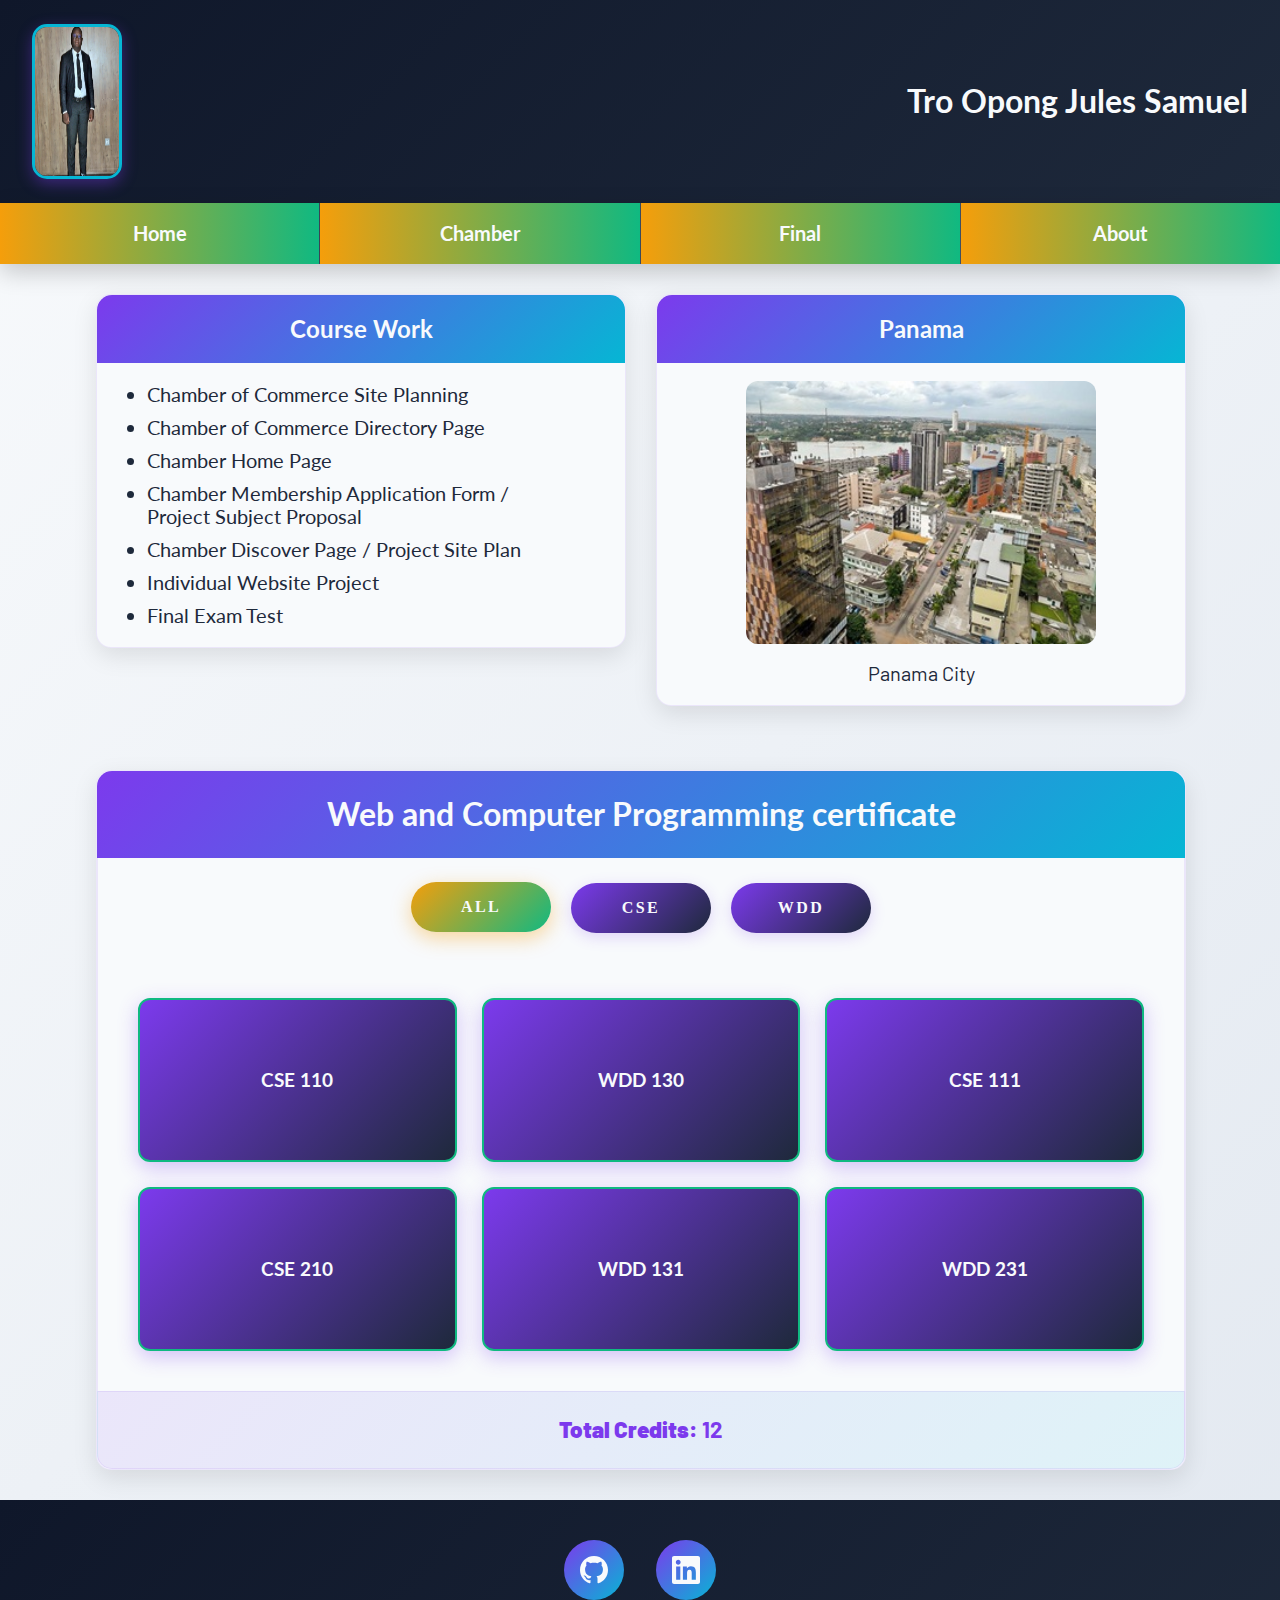
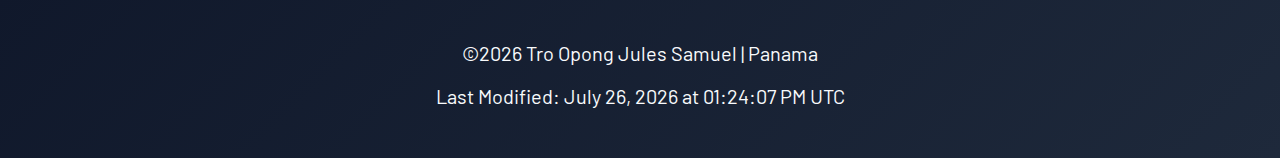
<file: index.html>
<!DOCTYPE html>
<html lang="en">

<head>
    <meta charset="UTF-8">
    <meta name="viewport" content="width=device-width, initial-scale=1.0">
    <meta name="description" content="Home page">
    <meta name="author" content="Tro Opong Jules Samuel">
    <link rel="icon" href="images/favicon.ico">
    <!--  Essential META Tags -->
    <meta property="og:title" content="Home | Tro Opong Jules Samuel">
    <meta property="og:type" content="website" />
    <meta property="og:image" content="images/panamaCity-card.jpg">
    <meta property="og:url" content="https://ebenezeroppong4127.github.io/wdd231/index.html">
    <meta name="twitter:card" content="summary_large_image">

    <title>Home | Tro Opong Jules Samuel</title>
    <link rel="preconnect" href="https://fonts.googleapis.com">
    <link rel="preconnect" href="https://fonts.gstatic.com" crossorigin>
    <link href="https://fonts.googleapis.com/css2?family=Barlow&family=Lato&display=swap" rel="stylesheet">
    <link rel="stylesheet" href="styles/normalize.css">
    <link rel="stylesheet" href="styles/style-small.css">
    <link rel="stylesheet" href="styles/style-large.css">
    <script src="scripts/main.js" defer></script>
    <script src="scripts/courses.js" defer></script>

</head>

<body>
    <header>
        <div class="contenedor">
            <img class="avatar" src="images/Tro_Opong.png" alt="Tro Opong Jules Samuel photo">
        </div>
        <h1>Tro Opong Jules Samuel</h1>
        <button id="menu" title="Menu"></button>
    </header>
    <!-- Update your nav to have exactly 4 links as required: -->
    <nav>
        <ul>
            <li><a class="active" href="index.html">Home</a></li>
            <li><a href="#">Chamber</a></li>
            <li><a href="#" id="final-link">Final</a></li>
            <li><a href="#" id="about-link">About</a></li>
        </ul>
    </nav>
    <main>
        <section class="courseWork-box">
            <h2>Course Work</h2>
            <ul>
                <li>Chamber of Commerce Site Planning</li>
                <li>Chamber of Commerce Directory Page</li>
                <li>Chamber Home Page</li>
                <li>Chamber Membership Application Form / Project Subject Proposal</li>
                <li>Chamber Discover Page / Project Site Plan
                </li>
                <li>Individual Website Project</li>
                <li>Final Exam Test</li>
            </ul>
        </section>
        <section class="country-box">
            <h2>Panama</h2>
            <picture>
                <source media="(min-width: 768px)" srcset="images/AbidjanVille_small.jpg">
                <source media="(min-width: 1024px)" srcset="images/AbidjanVille_mediun.jpg">

                <img src="images/AbidjanVille_small.jpg" alt="Abidjan" width="300" height="225">
            </picture>
            <p>Panama City</p>
        </section>
        <section class="certificate-box">
            <h2>Web and Computer Programming certificate</h2>
            <div class="boxButton">
                <button class="courseButton" value="all" title="Filter button">All</button>
                <button class="courseButton" value="cse" title="Filter button">CSE</button>
                <button class="courseButton" value="wdd" title="Filter button">WDD</button>
            </div>
            <div class="boxcertificate01 boxCourse"></div>
            <dialog id="courses-details"></dialog>
            <p id="totalCreditsCert01">Total Credits for Certificate 1: 0</p>
        </section>

    </main>
    <!-- Update your footer: -->
    <footer>

        <div class="social-links">
            <a href="https://github.com/EbenezerOppong4127" target="_blank" title="GitHub">
                <svg width="24" height="24" viewBox="0 0 24 24" fill="white">
                    <path d="M12 0c-6.626 0-12 5.373-12 12 0 5.302 3.438 9.8 8.207 11.387.599.111.793-.261.793-.577v-2.234c-3.338.726-4.033-1.416-4.033-1.416-.546-1.387-1.333-1.756-1.333-1.756-1.089-.745.083-.729.083-.729 1.205.084 1.839 1.237 1.839 1.237 1.07 1.834 2.807 1.304 3.492.997.107-.775.418-1.305.762-1.604-2.665-.305-5.467-1.334-5.467-5.931 0-1.311.469-2.381 1.236-3.221-.124-.303-.535-1.524.117-3.176 0 0 1.008-.322 3.301 1.23.957-.266 1.983-.399 3.003-.404 1.02.005 2.047.138 3.006.404 2.291-1.552 3.297-1.23 3.297-1.23.653 1.653.242 2.874.118 3.176.77.84 1.235 1.911 1.235 3.221 0 4.609-2.807 5.624-5.479 5.921.43.372.823 1.102.823 2.222v3.293c0 .319.192.694.801.576 4.765-1.589 8.199-6.086 8.199-11.386 0-6.627-5.373-12-12-12z"/>
                </svg>
            </a>
            <a href="https://www.linkedin.com/in/d-aris/" target="_blank" title="LinkedIn">
                <svg width="24" height="24" viewBox="0 0 24 24" fill="white">
                    <path d="M20.447 20.452h-3.554v-5.569c0-1.328-.027-3.037-1.852-3.037-1.853 0-2.136 1.445-2.136 2.939v5.667H9.351V9h3.414v1.561h.046c.477-.9 1.637-1.85 3.37-1.85 3.601 0 4.267 2.37 4.267 5.455v6.286zM5.337 7.433c-1.144 0-2.063-.926-2.063-2.065 0-1.138.92-2.063 2.063-2.063 1.14 0 2.064.925 2.064 2.063 0 1.139-.925 2.065-2.064 2.065zm1.782 13.019H3.555V9h3.564v11.452zM22.225 0H1.771C.792 0 0 .774 0 1.729v20.542C0 23.227.792 24 1.771 24h20.451C23.2 24 24 23.227 24 22.271V1.729C24 .774 23.2 0 22.222 0h.003z"/>
                </svg>
            </a>
        </div>

        <!-- Keep your existing footer content -->
        <p>&copy;<span id="currentyear">Lorem</span> Tro Opong Jules Samuel | Panama</p>
        <p id="lastModified">Lorem ipsum</p>
    </footer>
</body>

</html>
</file>
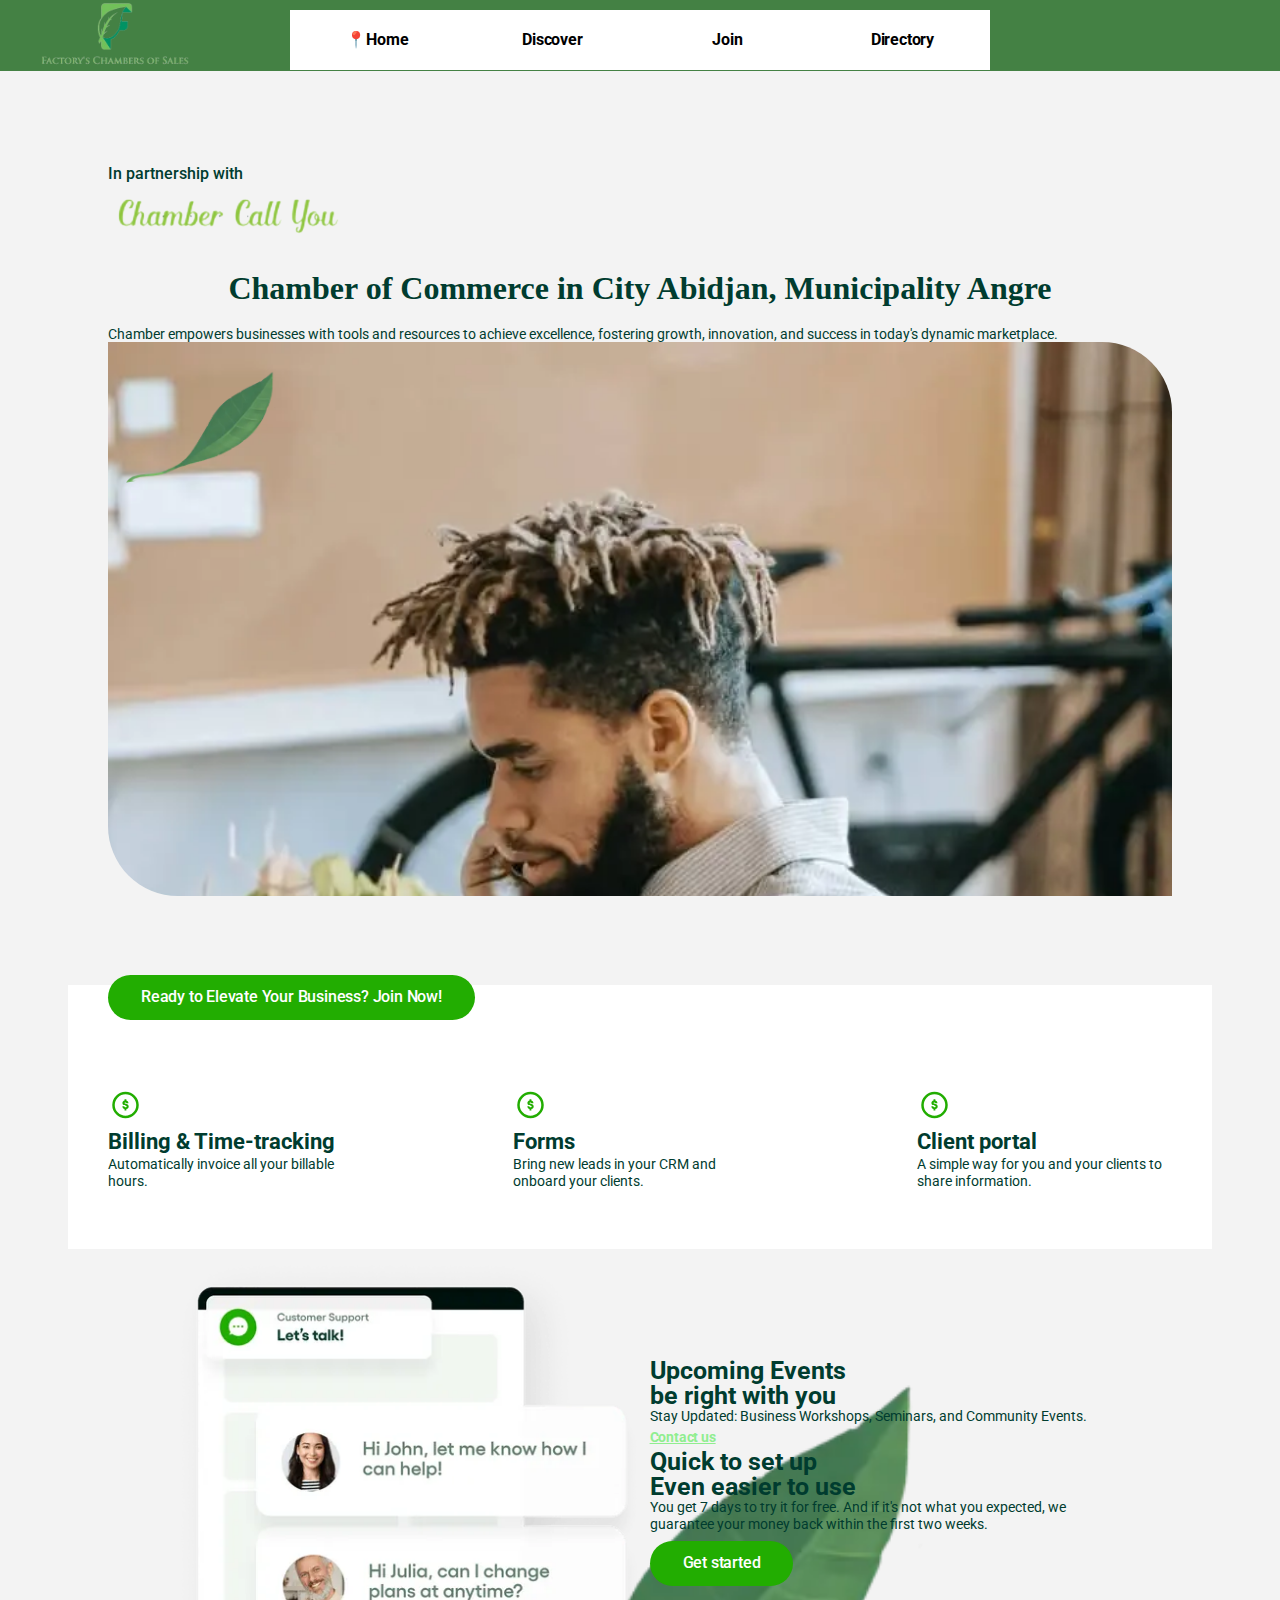
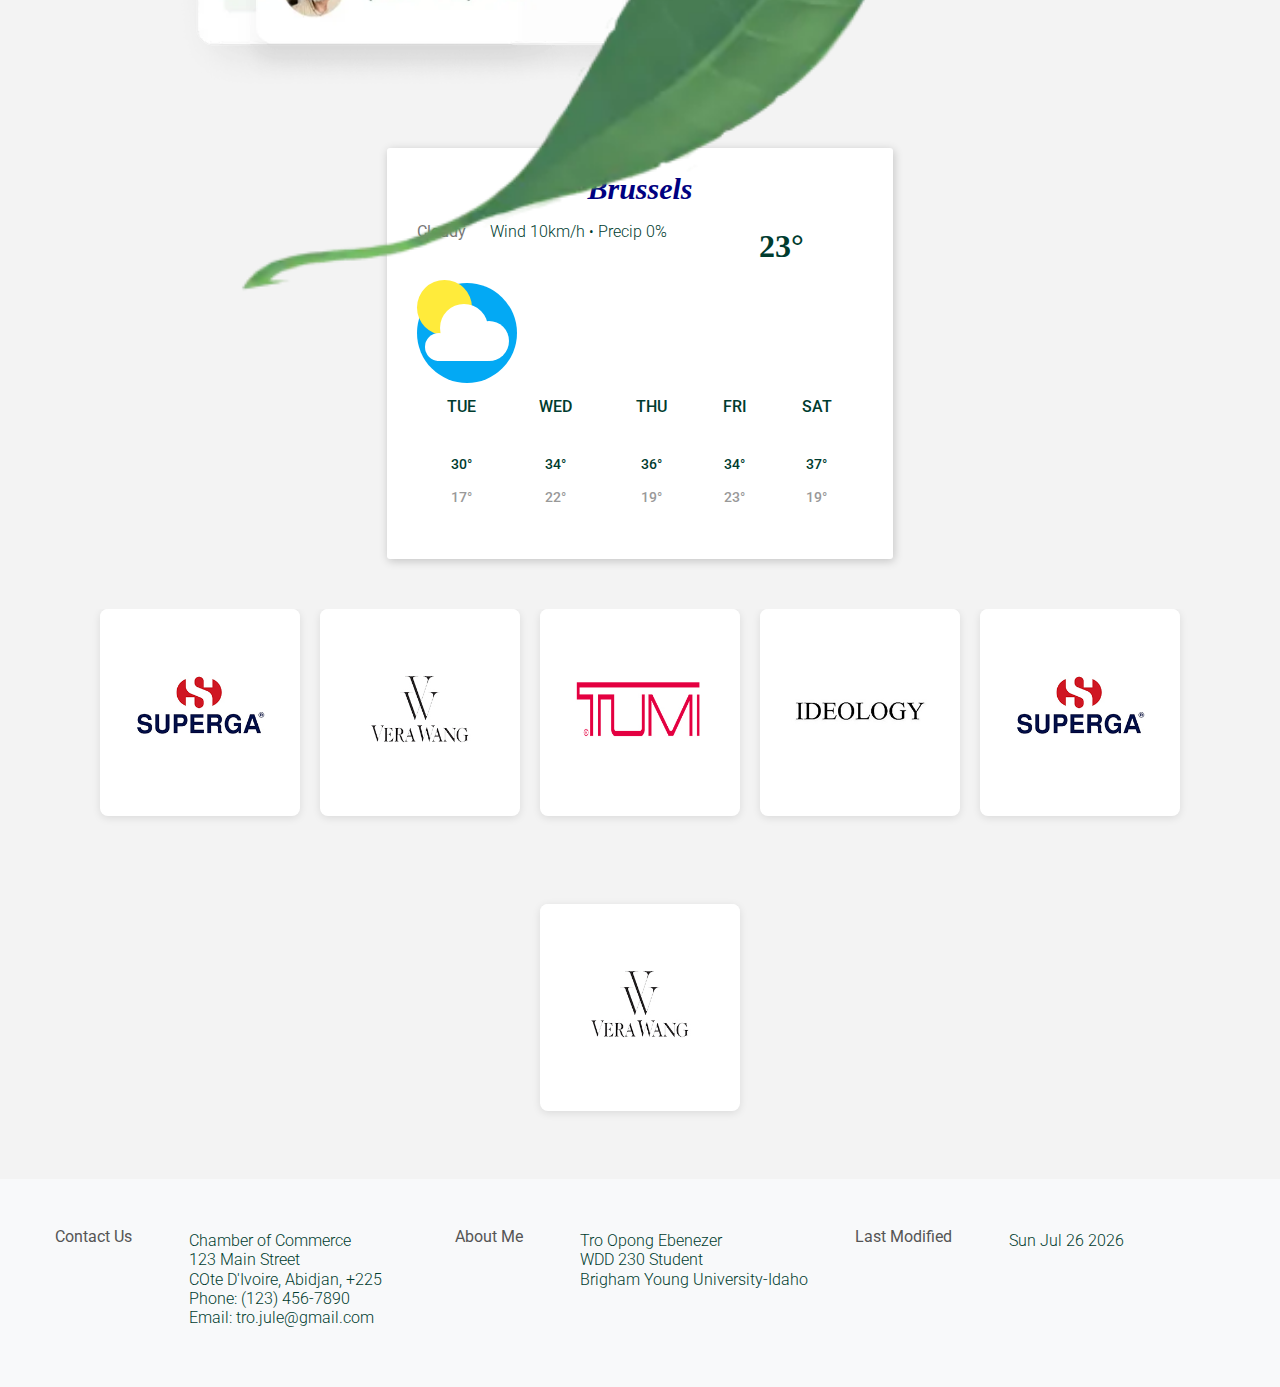
<file: chamber/index.html>
<!DOCTYPE html>
<html lang="en-US">
<head>
    <meta charset="UTF-8">
    <meta content="width=device-width, initial-scale=1" name="viewport">
    <title>Chamber of Commerce</title>
    <meta content="WDD 230 - Web Frontend Development. Tro Opong Ebenezer Jules Samuel's course assignment portal. Explore learning activities, information, and more." name="description">
    <meta content="Tro Opong Ebenezer Jules Samuel" name="author">
    <link href="styles/base.css" rel="stylesheet">
    <link href="styles/larger.css" rel="stylesheet">
    <link href="styles/normalize.css" rel="stylesheet">

    <link href="https://fonts.googleapis.com" rel="preconnect">
    <!-- Link to Google Fonts API -->
    <link href="https://fonts.gstatic.com" rel="preconnect">
    <link href="https://fonts.googleapis.com/css2?family=Roboto:wght@400;700&display=swap" rel="stylesheet">
    <link href="https://fonts.googleapis.com/css2?family=Roboto:wght@100;400&display=swap" rel="stylesheet">
    <meta content="Home Page" property="og:title">
    <meta content="website" property="og:type">
    <meta content="https://assets.ldscdn.org/0d/7b/0d7bb93794eb11ecb29ceeeeac1ee20345ef0d4f/church_logo.png" property="og:image">
    <meta content="https://churchofjesuschrist.org" property="og:url">
    <meta name="viewport" content="width=device-width, initial-scale=1.0">
    <meta name="description" content="The Chamber of Commerce serves as a vital resource and advocate for businesses within a community or region. It fosters economic growth, facilitates networking opportunities, and provides support services to local businesses of all sizes.">
    <link rel="icon" href="images/favicon.ico" type="image/x-icon">
    <meta property="og:title" content="Chamber of Commerce">
    <meta property="og:type" content="website">
    <meta property="og:image" content="https://ebenezeroppong4127.github.io/wdd230/chamber/images/chamber.png">
    <meta property="og:url" content="https://ebenezeroppong4127.github.io/wdd230/chamber/">


</head>
<body>
<div class="header-container">
    <header class="header" style="background-color: #1e681ed4">
        <div class="container">
            <div class="logo">
                <a href="index.html">
                    <img src="images/logo.png" alt="">
                </a>
            </div>
        </div>
    </header>
    <button id="menu"></button>
</div>


<nav class="navigation">
<!--    <a  style="color: black ; font-weight: bold"  href="https://ebenezeroppong4127.github.io/wdd230/week01/chamber-site-plan.html" target="_blank"  title="Site Plan">Site Plan</a>-->
    <a style="color: black ; font-weight: bold"  href="index.html" class="active" title="Home" >Home</a>
    <a style="color: black ; font-weight: bold"  href="discover.html" title="Discover">Discover</a>
    <a style="color: black ; font-weight: bold"  href="join.html" title="Join">Join</a>
    <a style="color: black ; font-weight: bold"  href="directory.html" title="directory">Directory</a>
</nav>

<main>
    <section id="hero-image">
        <!-- Hero image goes here -->
        <section class="section-main spacing-130-160 mobile-40-60 position-relative overflow-hidden">
            <div class="position-absolute _5"></div>
            <div class="section-wrapper">
                <div class="container-medium">
                    <div class="flexbox justify-space-between mobile-vertical">
                        <div class="max-width-500 max-width-full-mobile mobile-text-align-center">
                            <div class="flexbox align-center mobile-align-end">
                                <div>In partnership with</div>
                                <div class="margin-box left-5 mobile-top-5">
                                    <img height="" loading="lazy" src="images/chamber.png" alt="" style="    width: 245px;"/>

                                </div>
                            </div>
                            <h1>Chamber of Commerce in City Abidjan, Municipality Angre</h1>
                            <div class="margin-box _40-0 ">
                                <div class="max-width-420">
                                    <p class="desdre-leg">
                                        Chamber empowers businesses with tools and resources to achieve excellence, fostering growth, innovation, and success in today's dynamic marketplace.



                                    </p>
                                </div>
                            </div>
                        </div>
                        <div class="margin-box top-0 hide-mobile">
                            <div class="hero-image-wrapper-persona element-to-hide1" style="background-image:url(images/pic1.webp)">

                                <img alt="Leave" class="image-absolute _31" loading="lazy" src="images/pic2.webp" style="width: 211px;">

                            </div>
                        </div>
                    </div>
                </div>
            </div>
        </section>
    </section>

    <section id="call-to-action">

        <div class="container-medium background-color-white z-index-1" style="margin-top: 89px;">

            <div class="">
                <div class="max-width-420">
                    <div class="margin-box top-40"><a class="button w-button tit-redu1" href="">Ready to Elevate Your Business? Join Now!</a></div>
                </div>
            </div>
            <div class="personas-tools-wrapper" style=" margin-top: 79px;">
                <div class="w-layout-grid grid _3col gap-150 make-m">
                    <div class="flexbox vertical gap-17 mobile-landscape horizontal">
                        <img alt="" loading="lazy" src="images/bk1.svg">
                        <div><h5 class="margin-box _0-0-0-0">Billing &amp; Time-tracking</h5>
                            <div class="margin-box top-20 mobile-5"><p class="text-align-left">Automatically invoice all your billable hours.</p></div>
                        </div>
                    </div>
                    <div class="flexbox vertical gap-17 mobile-landscape horizontal">
                        <img alt="" loading="lazy" src="images/bk1.svg">
                        <div><h5 class="margin-box _0-0-0-0">Forms</h5>
                            <div class="margin-box top-20 mobile-5">
                                <p class="text-align-left">Bring new leads in your CRM and onboard your clients.</p></div>
                        </div>
                    </div>
                    <div class="flexbox vertical gap-17 mobile-landscape horizontal">
                        <img alt="" loading="lazy" src="images/bk1.svg">
                        <div><h5 class="margin-box _0-0-0-0">Client portal</h5>
                            <div class="margin-box top-20 mobile-5"><p class="text-align-left">A simple way for you and your clients to share information.</p></div>
                        </div>
                    </div>


                </div>
            </div>
        </div>

    </section>

    <section id="current-events">
        <!-- Current events content goes here -->
        <div class="container-medium-one position-relative-one">
            <img alt="Leave" class="image-absolute _12" loading="lazy" src="images/pic2.webp" >
            <div class="flexbox-one align-center-one justify-space-around-one ">
                <img alt="" class="image _2" loading="lazy" sizes="(max-width: 479px) 82vw, (max-width: 767px) 76vw, (max-width: 991px) 46vw, 47vw" src="images/pic3.webp">
                <div class="max-width-390 max-width-full-mobile-landscape">
                    <div class="flexbox vertical align-start gap-20 position-relative-one">
                        <div class="position-relative">
                            <h4>Upcoming Events<br>be right with you</h4>
                        </div>
                        <p>Stay Updated: Business Workshops, Seminars, and Community Events.</p>
                        <a class="text-size-14 text-color-light-green underlined" href=""><strong class="hover-underline-animation">Contact us</strong></a>
                        <div class="separator _50 mobile-10"></div>
                        <h4>Quick to set up<br>Even easier to use</h4>
                        <p style="margin-bottom: 19px;">You get 7 days to try it for free.&nbsp;And if it's not what you expected, we guarantee your money back within the first two weeks.</p>
                        <a class="button w-button event-btn" href="">Get started</a></div>
                </div>
            </div>

        </div>
    </section>

    <section class="weather-card wether-cr" >
        <div class="card">

            <h2>Brussels</h2>
            <h3>Cloudy<span>Wind 10km/h <span class="dot">•</span> Precip 0%</span></h3>
            <h1>23°</h1>
            <div class="sky">
                <div class="sun"></div>
                <div class="cloud">
                    <div class="circle-small"></div>
                    <div class="circle-tall"></div>
                    <div class="circle-medium"></div>
                </div>
            </div>
            <table>
                <tr>
                    <td>TUE</td>
                    <td>WED</td>
                    <td>THU</td>
                    <td>FRI</td>
                    <td>SAT</td>
                </tr>
                <tr>
                    <td>30°</td>
                    <td>34°</td>
                    <td>36°</td>
                    <td>34°</td>
                    <td>37°</td>
                </tr>
                <tr>
                    <td>17°</td>
                    <td>22°</td>
                    <td>19°</td>
                    <td>23°</td>
                    <td>19°</td>
                </tr>
            </table>
        </div>
    </section>


    <section id="company-spotlights" style="margin-top: 50px">
        <div class="carousel-wrapper">
            <div class="carousel">
                <div class="carousel-item">
                    <a href="">
                        <img src="images/cp1.jpg" alt="cp1">
                    </a>
                </div>
                <div class="carousel-item">
                    <a href="">
                        <img src="images/cp2.jpg"  alt="cp2">
                    </a>
                </div>
                <div class="carousel-item">
                    <a href="">
                        <img src="images/cp3.jpg"  alt="cp3">
                    </a>
                </div>
                <div class="carousel-item">
                    <a href="">
                        <img src="images/cp4.jpg"  alt="cp4">
                    </a>
                </div>
                <div class="carousel-item">
                    <a href="">
                        <img src="images/cp1.jpg"  alt="cp4">
                    </a>
                </div>
                <div class="carousel-item">
                    <a href="">
                        <img src="images/cp2.jpg"  alt="cp5">
                    </a>
                </div>
                <!-- Add more carousel items as needed -->
            </div>
        </div>
    </section>


</main>
<footer id="footer">
    <div class="container">
        <div class="row">
            <div class="col-md-4">
                <h3>Contact Us</h3>
                <p class="txt-gr"> <span>Chamber of Commerce</span> <span>123 Main Street</span> <span>COte D'Ivoire, Abidjan, +225</span> <span>Phone: (123) 456-7890</span> <span>Email: tro.jule@gmail.com</span> </p>


            </div>
            <div class="col-md-4">
                <h3>About Me</h3>
                <p class="txt-gr"> <span>Tro Opong Ebenezer</span> <span>WDD 230 Student</span> <span>Brigham Young University-Idaho</span> </p>

            </div>
            <div class="col-md-4">
                <h3>Last Modified</h3>
                <p class="txt-gr"> <span id="last-modified">Loading...</span> </p>
            </div>
        </div>
    </div>
</footer>


<script src="scripts/jquery.js"></script>


<script src="scripts/scripts.js"></script>
</body>
</html>
</file>
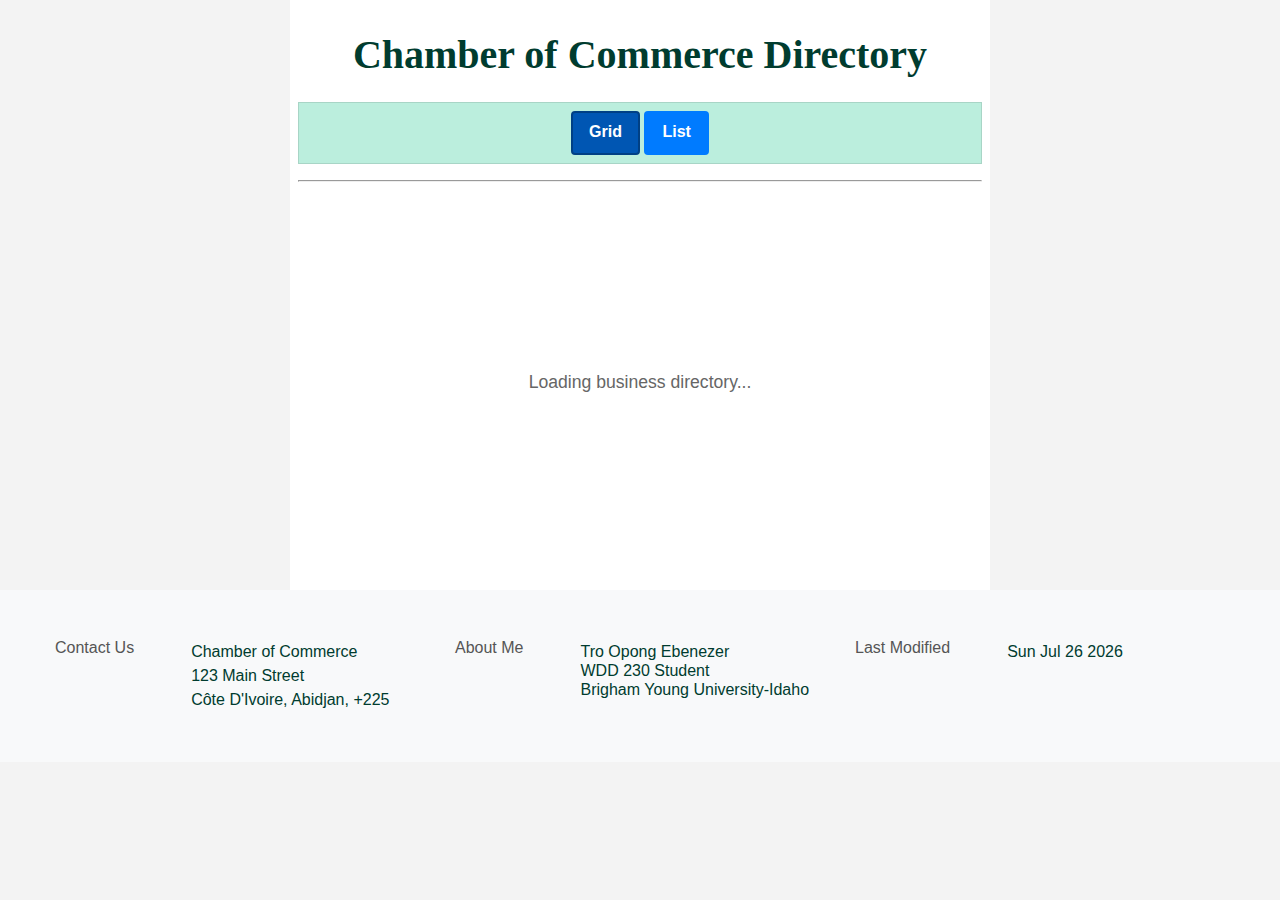
<file: chamber/directory.html>
<!DOCTYPE html>
<html lang="en-US">
<head>
    <meta charset="UTF-8">
    <meta name="viewport" content="width=device-width, initial-scale=1">
    <title>Chamber of Commerce Directory</title>

    <meta name="description" content="Explore the Chamber of Commerce Directory. Connect with local businesses, discover services, and foster networking opportunities for community growth.">
    <meta name="author" content="Tro Opong Ebenezer Jules Samuel">

    <!-- Security headers for Best Practices -->
    <meta http-equiv="Content-Security-Policy" content="default-src 'self' https://fonts.googleapis.com https://fonts.gstatic.com; style-src 'self' 'unsafe-inline' https://fonts.googleapis.com; font-src https://fonts.gstatic.com; script-src 'self' 'unsafe-inline';">


    <!-- Critical CSS first -->
    <link href="styles/normalize.css" rel="stylesheet">
    <link href="styles/base.css" rel="stylesheet">
    <!-- Non-critical CSS with media attribute -->
    <link href="styles/larger.css" rel="stylesheet" media="(min-width: 37.5em)">

    <!-- Optimized font loading -->
    <link rel="preconnect" href="https://fonts.googleapis.com">
    <link rel="preconnect" href="https://fonts.gstatic.com" crossorigin>
    <link rel="preload" href="https://fonts.googleapis.com/css2?family=Roboto:wght@400;700&display=swap" as="style" onload="this.onload=null;this.rel='stylesheet'">
    <noscript><link href="https://fonts.googleapis.com/css2?family=Roboto:wght@400;700&display=swap" rel="stylesheet"></noscript>

    <!-- Favicon -->
    <link rel="icon" href="images/favicon.ico" type="image/x-icon">

    <!-- Open Graph meta tags -->
    <meta property="og:title" content="Chamber of Commerce Directory">
    <meta property="og:description" content="Discover local businesses and services in our Chamber of Commerce Directory. Connect, network, and grow with your community.">
    <meta property="og:image" content="https://ebenezeroppong4127.github.io/wdd231/chamber/images/chamber.png">
    <meta property="og:url" content="https://ebenezeroppong4127.github.io/wdd231/chamber/directory.html">
    <meta property="og:type" content="website">
</head>
<body>
<div class="header-container">
    <header class="header hedr-container">
        <div class="container">
            <div class="logo">
               <!-- <a href="index.html">
                    <img src="images/logo.png" alt="Chamber of Commerce logo" width="150" height="71">
                </a>-->
            </div>
        </div>
    </header>
    <button id="menu" aria-label="Toggle navigation menu" aria-expanded="false"></button>
</div>

<!--<nav class="navigation">
    <a class="nav-link-navig" href="index.html" title="Home">Home</a>
    <a class="nav-link-navig" href="discover.html" title="Discover">Discover</a>
    <a class="nav-link-navig" href="join.html" title="Join">Join</a>
    <a class="nav-link-navig" href="directory.html" title="directory" aria-current="page">Directory</a>
</nav>-->

<main class="directoring-main drmain_one">
    <h1>Chamber of Commerce Directory</h1>
    <div class="directoring-menu" role="group" aria-label="View options">
        <button id="grid" aria-label="Switch to grid view" aria-pressed="true">
            Grid
        </button>
        <button id="list" aria-label="Switch to list view" aria-pressed="false">
            List
        </button>
    </div>
    <hr>
    <article class="directoring-grid" role="region" aria-label="Business directory">
        <h2 class="sr-only">Companies Details</h2>
        <div id="loading" aria-live="polite" aria-atomic="true">Loading business directory...</div>
    </article>
</main>

<footer id="footer">
    <div class="container">
        <div class="row">
            <div class="col-md-4">
                <h3>Contact Us</h3>
                <address class="txt-gr">
                    <span>Chamber of Commerce</span>
                    <span>123 Main Street</span>
                    <span>Côte D'Ivoire, Abidjan, +225</span>
                   <!-- <span>Phone: <a href="tel:+2251234567890">(123) 456-7890</a></span>
                    <span>Email: <a href="mailto:tro.jule@gmail.com">tro.jule@gmail.com</a></span>-->
                </address>
            </div>
            <div class="col-md-4">
                <h3>About Me</h3>
                <p class="txt-gr">
                    <span>Tro Opong Ebenezer</span>
                    <span>WDD 230 Student</span>
                    <span>Brigham Young University-Idaho</span>
                </p>
            </div>
            <div class="col-md-4">
                <h3>Last Modified</h3>
                <p class="txt-gr">
                    <span id="last-modified">Loading...</span>
                </p>
            </div>
        </div>
    </div>
</footer>

<script src="scripts/directory.js"></script>
</body>
</html>
</file>
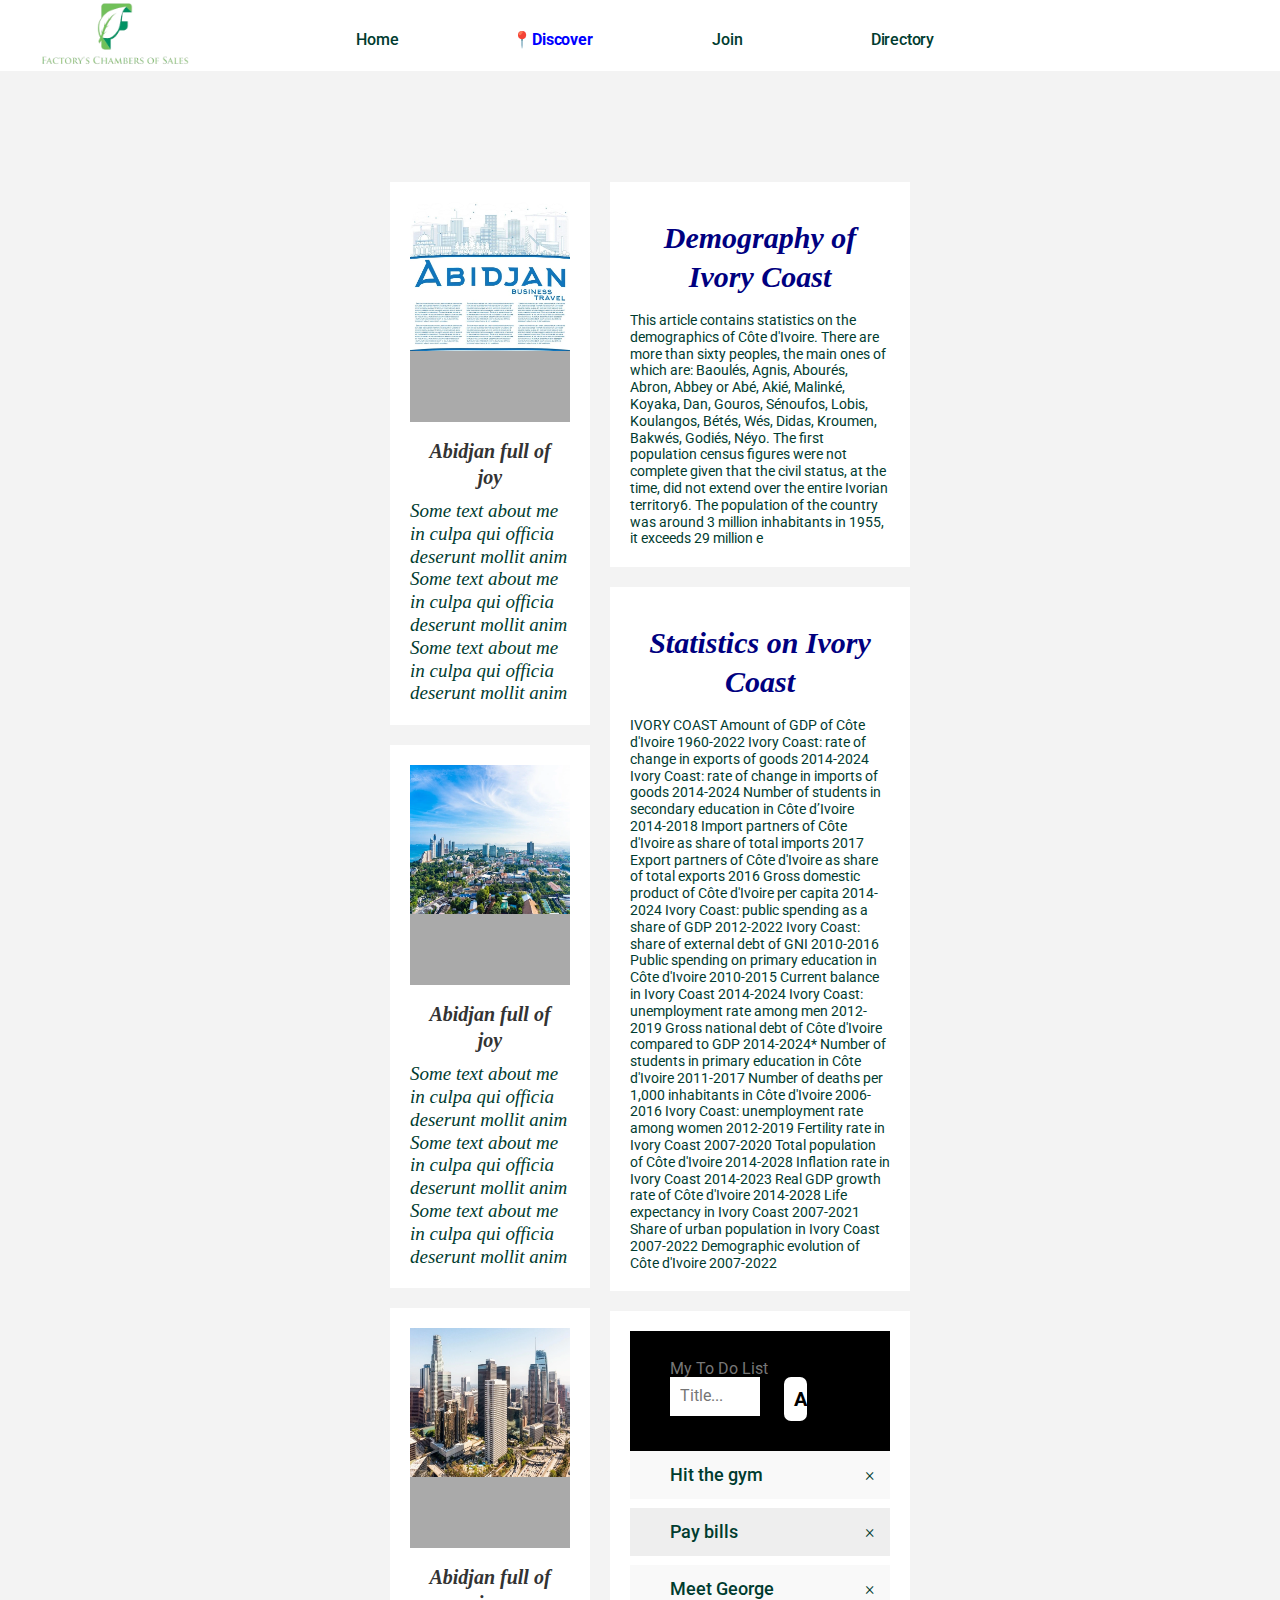
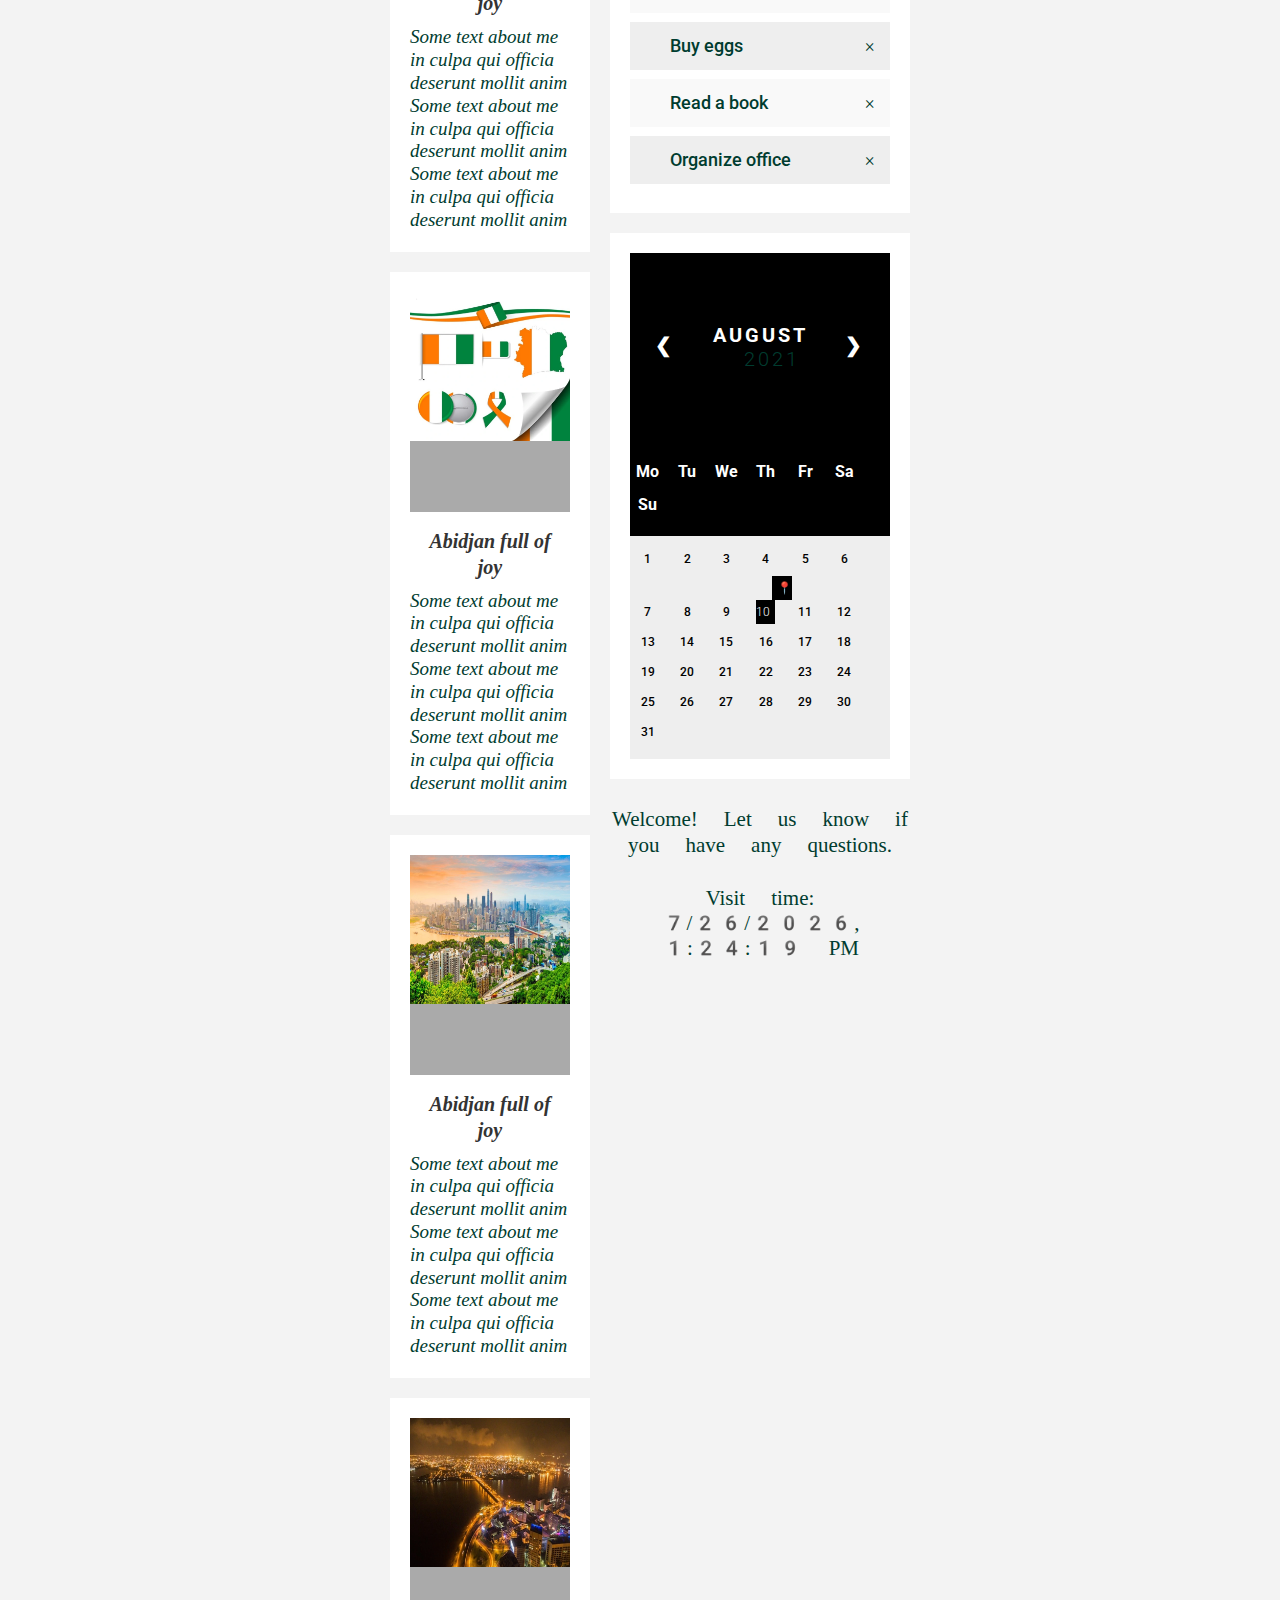
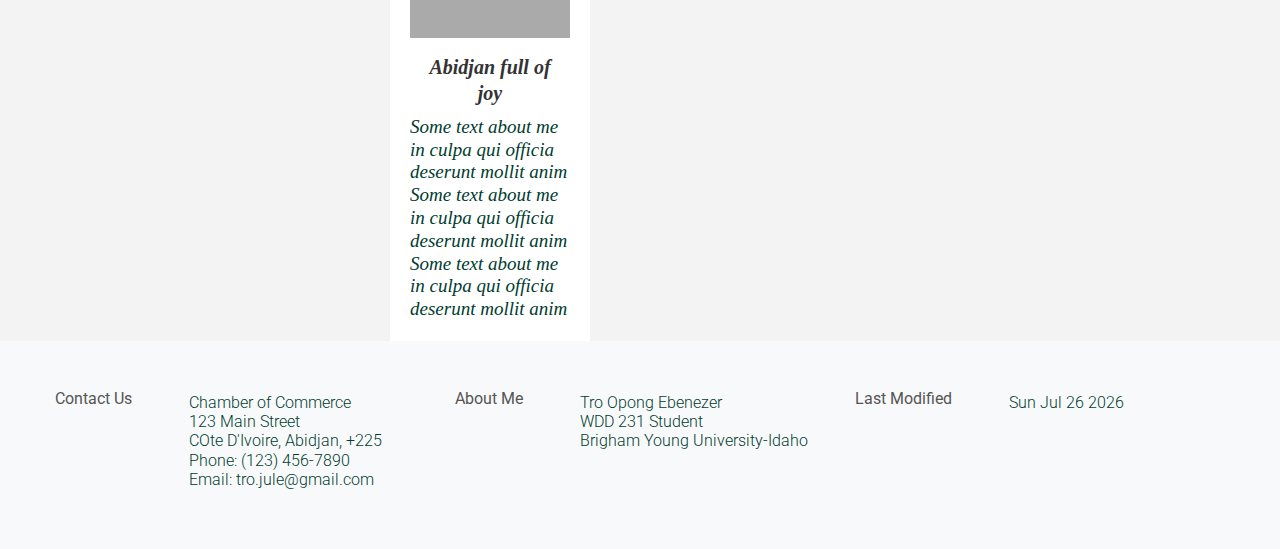
<file: chamber/discover.html>
<!DOCTYPE html>
<html lang="en-US">
<head>
    <meta charset="UTF-8">
    <meta content="width=device-width, initial-scale=1" name="viewport">
    <title>Chamber of Commerce and Discover</title>
    <meta content="Tro Opong Ebenezer Jules Samuel" name="author">
    <link href="styles/base.css" rel="stylesheet">
    <link href="styles/larger.css" rel="stylesheet">
    <link href="styles/normalize.css" rel="stylesheet">

    <link href="https://fonts.googleapis.com" rel="preconnect">
    <!-- Link to Google Fonts API -->
    <link href="https://fonts.gstatic.com" rel="preconnect">
    <link href="https://fonts.googleapis.com/css2?family=Roboto:wght@400;700&display=swap" rel="stylesheet">
    <link href="https://fonts.googleapis.com/css2?family=Roboto:wght@100;400&display=swap" rel="stylesheet">
    <meta content="Home Page" property="og:title">
    <meta content="website" property="og:type">
    <meta content="https://assets.ldscdn.org/0d/7b/0d7bb93794eb11ecb29ceeeeac1ee20345ef0d4f/church_logo.png" property="og:image">
    <meta content="https://churchofjesuschrist.org" property="og:url">
    <meta name="viewport" content="width=device-width, initial-scale=1.0">
    <meta name="description" content="The Chamber of Commerce serves as a vital resource and advocate for businesses within a community or region. It fosters economic growth, facilitates networking opportunities">
    <link rel="icon" href="images/favicon.ico" type="image/x-icon">
    <meta property="og:title" content="Chamber of Commerce">
    <meta property="og:type" content="website">
    <meta property="og:image" content="https://ebenezeroppong4127.github.io/wdd231/chamber/images/chamber.png">
    <meta property="og:url" content="https://ebenezeroppong4127.github.io/wdd231/chamber/images/chamber.png">
    <meta property="og:description" content="Discover the Chamber of Commerce local area in Abidjan, featuring demography, statistics, and community resources for businesses.">
</head>
<body>
<div class="header-container">
    <header class="header disv-header-color" >
        <div class="container">
            <div class="logo">
                <a href="index.html">
                    <img src="images/logo.png" alt="">
                </a>
            </div>
        </div>
    </header>
    <button id="menu"></button>
</div>


    <nav class="navigation">
<!--        <a  class="dis-menu-a"  href="https://ebenezeroppong4127.github.io/wdd230/week01/chamber-site-plan.html" target="_blank"  title="Site Plan">Site Plan</a>-->
        <a  class="dis-menu-a"  href="index.html"  title="Home" >Home</a>
        <a class="dis-menu-a"  href="discover.html" title="Discover">Discover</a>
        <a class="dis-menu-a"  href="join.html" title="Join">Join</a>
        <a class="dis-menu-a"  href="directory.html" title="directory">Directory</a>
    </nav>



<main class="grid-container center-discovery" >
    <aside class="sidebar disv-as-lower"  id="main_area">
        <div class="card-discover">
            <div class="fakeimg" >
                <img src="images/locas1.webp" alt="" loading="lazy">
<!--                <img src="images/locas1.webp" alt="">-->
            </div>
            <div class="txtToHide dis-hide-title">
                <h2 class="main-txt-dis">
                    Abidjan full of joy
                </h2>
                <p class="main-txt-dis-txt">Some text about me in culpa qui officia deserunt mollit anim Some text about me in culpa qui officia deserunt mollit anim Some text about me in culpa qui officia deserunt mollit anim</p>
            </div>
        </div>

        <div class="card-discover">
            <div class="fakeimg" >
                <img src="images/locas2.webp" alt="" loading="lazy">

<!--                <img src="images/locas2.webp" alt="">-->
            </div>
            <div class="txtToHide dis-hide-title">
                <h2 class="main-txt-dis">
                    Abidjan full of joy
                </h2>
                <p class="main-txt-dis-txt">Some text about me in culpa qui officia deserunt mollit anim Some text about me in culpa qui officia deserunt mollit anim Some text about me in culpa qui officia deserunt mollit anim</p>
            </div>
        </div>

        <div class="card-discover">
            <div class="fakeimg" >
                <img src="images/locas3.webp" alt="" loading="lazy">

<!--                <img src="images/locas3.webp" alt="">-->
            </div>
            <div class="txtToHide dis-hide-title">
                <h2 class="main-txt-dis">
                    Abidjan full of joy
                </h2>
                <p class="main-txt-dis-txt">Some text about me in culpa qui officia deserunt mollit anim Some text about me in culpa qui officia deserunt mollit anim Some text about me in culpa qui officia deserunt mollit anim</p>
            </div>
        </div>

        <div class="card-discover">
            <div class="fakeimg" >
                <img src="images/locas4.webp" alt="" loading="lazy">


<!--                <img src="images/locas4.webp" alt="">-->
            </div>
            <div class="txtToHide dis-hide-title">
                <h2 class="main-txt-dis">
                    Abidjan full of joy
                </h2>
                <p class="main-txt-dis-txt">Some text about me in culpa qui officia deserunt mollit anim Some text about me in culpa qui officia deserunt mollit anim Some text about me in culpa qui officia deserunt mollit anim</p>
            </div>
        </div>

        <div class="card-discover">
            <div class="fakeimg" >
                <img src="images/locas5.webp" alt="" loading="lazy">
<!--                <img src="images/locas5.webp" alt="">-->
            </div>
            <div class="txtToHide dis-hide-title">
                <h2 class="main-txt-dis">
                    Abidjan full of joy
                </h2>
                <p class="main-txt-dis-txt">Some text about me in culpa qui officia deserunt mollit anim Some text about me in culpa qui officia deserunt mollit anim Some text about me in culpa qui officia deserunt mollit anim</p>
            </div>
        </div>

        <div class="card-discover">
            <div class="fakeimg" >
                <img src="images/locas6.webp" alt="" loading="lazy">
<!--                <img src="images/locas6.webp" alt="">-->
            </div>
            <div class="txtToHide dis-hide-title">
                <h2 class="main-txt-dis">
                    Abidjan full of joy
                </h2>
                <p class="main-txt-dis-txt">Some text about me in culpa qui officia deserunt mollit anim Some text about me in culpa qui officia deserunt mollit anim Some text about me in culpa qui officia deserunt mollit anim</p>
            </div>
        </div>





    </aside>
    <section class="main-content disv-as-lower"  id="sidebar_content">
        <div class="card-discover">
<!--            <h2>TITLE HEADING</h2>-->
            <h2>Demography of Ivory Coast</h2>
            <p>

                This article contains statistics on the demographics of Côte d'Ivoire.

                There are more than sixty peoples, the main ones of which are: Baoulés, Agnis, Abourés, Abron, Abbey or Abé, Akié, Malinké, Koyaka, Dan, Gouros, Sénoufos, Lobis, Koulangos, Bétés, Wés, Didas, Kroumen, Bakwés, Godiés, Néyo.

                The first population census figures were not complete given that the civil status, at the time, did not extend over the entire Ivorian territory6. The population of the country was around 3 million inhabitants in 1955, it exceeds 29 million e

            </p>
        </div>
        <div class="card-discover">

            <h2>Statistics on Ivory Coast</h2>
            <p>
                IVORY COAST
                Amount of GDP of Côte d'Ivoire 1960-2022
                Ivory Coast: rate of change in exports of goods 2014-2024
                Ivory Coast: rate of change in imports of goods 2014-2024
                Number of students in secondary education in Côte d’Ivoire 2014-2018
                Import partners of Côte d'Ivoire as share of total imports 2017
                Export partners of Côte d'Ivoire as share of total exports 2016
                Gross domestic product of Côte d'Ivoire per capita 2014-2024
                Ivory Coast: public spending as a share of GDP 2012-2022
                Ivory Coast: share of external debt of GNI 2010-2016
                Public spending on primary education in Côte d'Ivoire 2010-2015
                Current balance in Ivory Coast 2014-2024
                Ivory Coast: unemployment rate among men 2012-2019
                Gross national debt of Côte d'Ivoire compared to GDP 2014-2024*
                Number of students in primary education in Côte d'Ivoire 2011-2017
                Number of deaths per 1,000 inhabitants in Côte d'Ivoire 2006-2016
                Ivory Coast: unemployment rate among women 2012-2019
                Fertility rate in Ivory Coast 2007-2020
                Total population of Côte d'Ivoire 2014-2028
                Inflation rate in Ivory Coast 2014-2023
                Real GDP growth rate of Côte d'Ivoire 2014-2028
                Life expectancy in Ivory Coast 2007-2021
                Share of urban population in Ivory Coast 2007-2022
                Demographic evolution of Côte d'Ivoire 2007-2022
            </p>
        </div>

        <div class="card-discover to-do-ul">

            <div id="myDIV" class="to-do-header">
                <h3 class="dis-sub-todo">My To Do List</h3>

                <label for="to-do-myInput" hidden>Title:</label>
                <input type="text" id="to-do-myInput" placeholder="Title..." class="to-do-input">
                <span id="to-do-addBtn" class="to-do-addBtn">Add</span>
            </div>

            <ul id="myUL" class="to-do-ul">
                <li>Hit the gym</li>
                <li class="to-do-checked">Pay bills</li>
                <li>Meet George</li>
                <li>Buy eggs</li>
                <li>Read a book</li>
                <li>Organize office</li>
            </ul>

        </div>




        <div class="card-discover">


            <div class="month">
                <ul>
                    <li class="prev">&#10094;</li>
                    <li class="next">&#10095;</li>
                    <li>
                        August<br>
                        <span class="disv-calendar-sp">2021</span>
                    </li>
                </ul>
            </div>

            <ul class="weekdays to-disblack">
                <li>Mo</li>
                <li>Tu</li>
                <li>We</li>
                <li>Th</li>
                <li>Fr</li>
                <li>Sa</li>
                <li>Su</li>
            </ul>

            <ul class="days to-disblack">
                <li>1</li>
                <li>2</li>
                <li>3</li>
                <li>4</li>
                <li>5</li>
                <li>6</li>
                <li>7</li>
                <li>8</li>
                <li>9</li>
                <li><span class="active">10</span></li>
                <li>11</li>
                <li>12</li>
                <li>13</li>
                <li>14</li>
                <li>15</li>
                <li>16</li>
                <li>17</li>
                <li>18</li>
                <li>19</li>
                <li>20</li>
                <li>21</li>
                <li>22</li>
                <li>23</li>
                <li>24</li>
                <li>25</li>
                <li>26</li>
                <li>27</li>
                <li>28</li>
                <li>29</li>
                <li>30</li>
                <li>31</li>
            </ul>
        </div>
        <div id="message">
            <p class="user-disc-mes" id="messageText"></p>
            <p class="user-disc-mes" id="visitTime"></p>
        </div>
    </section>
</main>



<footer id="footer">
    <div class="container">
        <div class="row">
            <div class="col-md-4">
                <h3>Contact Us</h3>
                <p class="txt-gr"> <span>Chamber of Commerce</span> <span>123 Main Street</span> <span>COte D'Ivoire, Abidjan, +225</span> <span>Phone: (123) 456-7890</span> <span>Email: tro.jule@gmail.com</span> </p>


            </div>
            <div class="col-md-4">
                <h3>About Me</h3>
                <p class="txt-gr"> <span>Tro Opong Ebenezer</span> <span>WDD 231 Student</span> <span>Brigham Young University-Idaho</span> </p>

            </div>
            <div class="col-md-4">
                <h3>Last Modified</h3>
                <p class="txt-gr"> <span id="last-modified">Loading...</span> </p>
            </div>
        </div>
    </div>
</footer>


<script src="scripts/jquery.js"></script>


<script src="scripts/scripts.js"></script>
<script src="scripts/discover.js"></script>
</body>
</html>
</file>
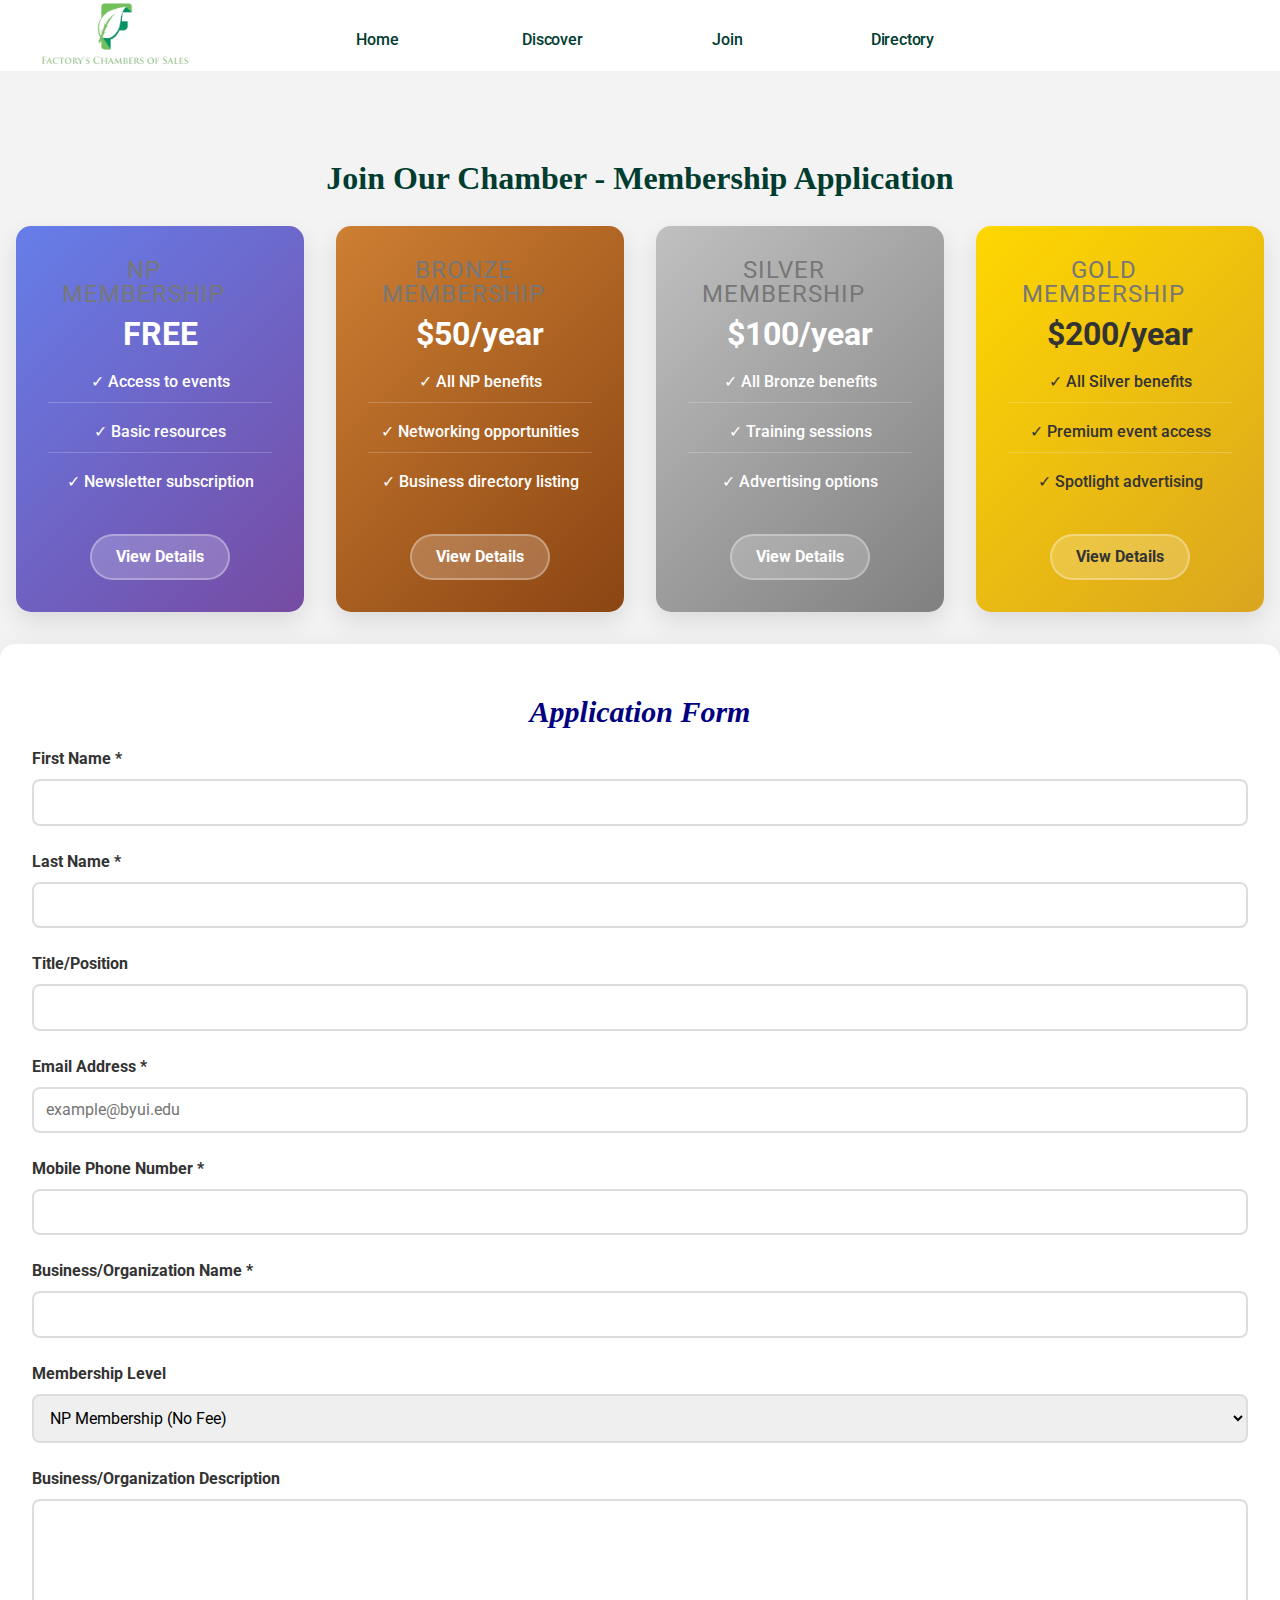
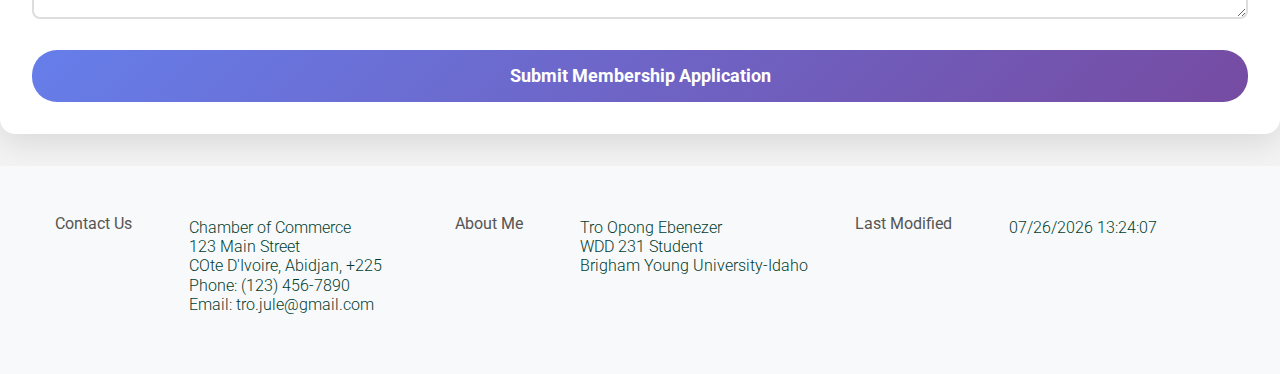
<file: chamber/join.html>
<!DOCTYPE html>
<html lang="en-US">
<head>
    <meta charset="UTF-8">
    <meta name="viewport" content="width=device-width, initial-scale=1.0">
    <title>Join Our Chamber - Membership Application</title>
    <meta name="description" content="Apply for membership in our Chamber of Commerce. Choose from NP, Bronze, Silver, or Gold membership levels and join our business community today.">
    <meta name="author" content="Tro Opong Ebenezer">
    <link href="styles/base.css" rel="stylesheet">
    <link href="styles/larger.css" rel="stylesheet">
    <link href="styles/normalize.css" rel="stylesheet">

    <link href="https://fonts.googleapis.com" rel="preconnect">
    <link href="https://fonts.gstatic.com" rel="preconnect">
    <link href="https://fonts.googleapis.com/css2?family=Roboto:wght@400;700&display=swap" rel="stylesheet">

    <link rel="icon" href="images/favicon.ico" type="image/x-icon">

    <!-- Open Graph Meta Tags -->
    <meta property="og:title" content="Join Our Chamber - Membership Application">
    <meta property="og:type" content="website">
    <meta property="og:description" content="Apply for membership in our Chamber of Commerce. Choose from multiple membership levels and join our thriving business community.">
    <meta property="og:image" content="https://ebenezeroppong4127.github.io/wdd231/chamber/images/chamber.png">
    <meta property="og:url" content="https://ebenezeroppong4127.github.io/wdd231/chamber/join.html">

</head>
<body>
<header>
    <div class="header-container">
        <div class="container">
            <div class="logo">
                <a href="index.html">
                    <img src="images/logo.png" alt="Chamber of Commerce Logo">
                </a>
            </div>
        </div>
        <button id="menu">Menu</button>
    </div>

    <nav class="navigation">
        <a href="index.html" title="Home">Home</a>
        <a href="discover.html" title="Discover">Discover</a>
        <a href="join.html" title="Join" class="current">Join</a>
        <a href="directory.html" title="directory">Directory</a>
    </nav>
</header>

<main>
    <h1>Join Our Chamber - Membership Application</h1>

    <!-- Membership Level Cards with Modals -->
    <section class="membership-cards">
        <div class="membership-card np" data-modal="npModal">
            <h3>NP Membership</h3>
            <div class="price">FREE</div>
            <ul class="features">
                <li>✓ Access to events</li>
                <li>✓ Basic resources</li>
                <li>✓ Newsletter subscription</li>
            </ul>
            <button type="button">View Details</button>
        </div>

        <div class="membership-card bronze" data-modal="bronzeModal">
            <h3>Bronze Membership</h3>
            <div class="price">$50/year</div>
            <ul class="features">
                <li>✓ All NP benefits</li>
                <li>✓ Networking opportunities</li>
                <li>✓ Business directory listing</li>
            </ul>
            <button type="button">View Details</button>
        </div>

        <div class="membership-card silver" data-modal="silverModal">
            <h3>Silver Membership</h3>
            <div class="price">$100/year</div>
            <ul class="features">
                <li>✓ All Bronze benefits</li>
                <li>✓ Training sessions</li>
                <li>✓ Advertising options</li>
            </ul>
            <button type="button">View Details</button>
        </div>

        <div class="membership-card gold" data-modal="goldModal">
            <h3>Gold Membership</h3>
            <div class="price">$200/year</div>
            <ul class="features">
                <li>✓ All Silver benefits</li>
                <li>✓ Premium event access</li>
                <li>✓ Spotlight advertising</li>
            </ul>
            <button type="button">View Details</button>
        </div>
    </section>

    <!-- Application Form -->
    <section class="form-section">
        <h2>Application Form</h2>
        <form method="get" action="thankyou.html">
            <div class="form-group">
                <label for="first-name">First Name *</label>
                <input type="text" id="first-name" name="first-name" title="First Name" autocomplete="given-name" required>
            </div>

            <div class="form-group">
                <label for="last-name">Last Name *</label>
                <input type="text" id="last-name" name="last-name" title="Last Name" autocomplete="family-name" required>
            </div>

            <div class="form-group">
                <label for="title">Title/Position</label>
                <input type="text" id="title" name="title" title="Title or Position (minimum 7 characters)" autocomplete="organization-title" pattern="[a-zA-Z\s\-]{7,}" title="Please enter at least 7 characters, only letters, spaces, and hyphens allowed">
            </div>

            <div class="form-group">
                <label for="email">Email Address *</label>
                <input type="email" id="email" name="email" title="Email Address" autocomplete="email" required placeholder="example@byui.edu" pattern="[a-zA-Z0-9._%+\-]+@byui\.edu">
            </div>

            <div class="form-group">
                <label for="phone">Mobile Phone Number *</label>
                <input type="tel" id="phone" name="phone" title="Mobile Phone Number" autocomplete="tel" required>
            </div>

            <div class="form-group">
                <label for="organization">Business/Organization Name *</label>
                <input type="text" id="organization" name="organization" title="Business or Organization Name" autocomplete="organization" required>
            </div>

            <div class="form-group">
                <label for="membership-level">Membership Level</label>
                <select id="membership-level" name="membership-level" title="Membership Level" autocomplete="off">
                    <option value="np">NP Membership (No Fee)</option>
                    <option value="bronze">Bronze Membership</option>
                    <option value="silver">Silver Membership</option>
                    <option value="gold">Gold Membership</option>
                </select>
            </div>

            <div class="form-group">
                <label for="description">Business/Organization Description</label>
                <textarea id="description" name="description" title="Business Description" autocomplete="off" rows="5"></textarea>
            </div>

            <input type="hidden" id="timestamp" name="timestamp" value="">

            <button type="submit" class="submit-btn">Submit Membership Application</button>
        </form>
    </section>
</main>

<!-- Modals for Membership Details -->
<div id="npModal" class="modal">
    <div class="modal-content">
        <span class="close">&times;</span>
        <h2>NP Membership Details</h2>
        <p><strong>Cost:</strong> FREE</p>
        <h3>Benefits Include:</h3>
        <ul>
            <li>Access to all chamber events and workshops</li>
            <li>Monthly newsletter with business tips and local news</li>
            <li>Basic networking opportunities</li>
            <li>Access to online business resources</li>
            <li>Community event notifications</li>
        </ul>
        <p>Perfect for non-profit organizations and those just starting their business journey!</p>
    </div>
</div>

<div id="bronzeModal" class="modal">
    <div class="modal-content">
        <span class="close">&times;</span>
        <h2>Bronze Membership Details</h2>
        <p><strong>Cost:</strong> $50 per year</p>
        <h3>All NP Benefits Plus:</h3>
        <ul>
            <li>Priority networking event invitations</li>
            <li>Business directory listing with basic information</li>
            <li>Discounted rates for chamber-sponsored events</li>
            <li>Access to member-only networking sessions</li>
            <li>Business referral opportunities</li>
        </ul>
        <p>Great for small businesses looking to expand their network!</p>
    </div>
</div>

<div id="silverModal" class="modal">
    <div class="modal-content">
        <span class="close">&times;</span>
        <h2>Silver Membership Details</h2>
        <p><strong>Cost:</strong> $100 per year</p>
        <h3>All Bronze Benefits Plus:</h3>
        <ul>
            <li>Professional development training sessions</li>
            <li>Enhanced business directory listing with logo</li>
            <li>Advertising opportunities in chamber publications</li>
            <li>Priority speaker opportunities at events</li>
            <li>Access to business mentorship programs</li>
            <li>Quarterly business spotlight features</li>
        </ul>
        <p>Ideal for growing businesses ready to increase their visibility!</p>
    </div>
</div>

<div id="goldModal" class="modal">
    <div class="modal-content">
        <span class="close">&times;</span>
        <h2>Gold Membership Details</h2>
        <p><strong>Cost:</strong> $200 per year</p>
        <h3>All Silver Benefits Plus:</h3>
        <ul>
            <li>Premium event access and VIP seating</li>
            <li>Featured business spotlight advertising</li>
            <li>Exclusive Gold member networking events</li>
            <li>Priority consideration for chamber board positions</li>
            <li>Complimentary booth space at chamber trade shows</li>
            <li>Personal business consultation sessions</li>
            <li>Logo placement on chamber website and materials</li>
        </ul>
        <p>Perfect for established businesses seeking maximum exposure and influence!</p>
    </div>
</div>

<footer id="footer">
    <div class="container">
        <div class="row">
            <div class="col-md-4">
                <h3>Contact Us</h3>
                <p class="txt-gr">
                    <span>Chamber of Commerce</span>
                    <span>123 Main Street</span>
                    <span>COte D'Ivoire, Abidjan, +225</span>
                    <span>Phone: (123) 456-7890</span>
                    <span>Email: tro.jule@gmail.com</span>
                </p>
            </div>
            <div class="col-md-4">
                <h3>About Me</h3>
                <p class="txt-gr">
                    <span>Tro Opong Ebenezer</span>
                    <span>WDD 231 Student</span>
                    <span>Brigham Young University-Idaho</span>
                </p>
            </div>
            <div class="col-md-4">
                <h3>Last Modified</h3>
                <p class="txt-gr">
                    <span id="last-modified">Loading...</span>
                </p>
            </div>
        </div>
    </div>
</footer>

<script src="scripts/jquery.js"></script>
<script src="scripts/join.js"></script>
</body>
</html>
</file>
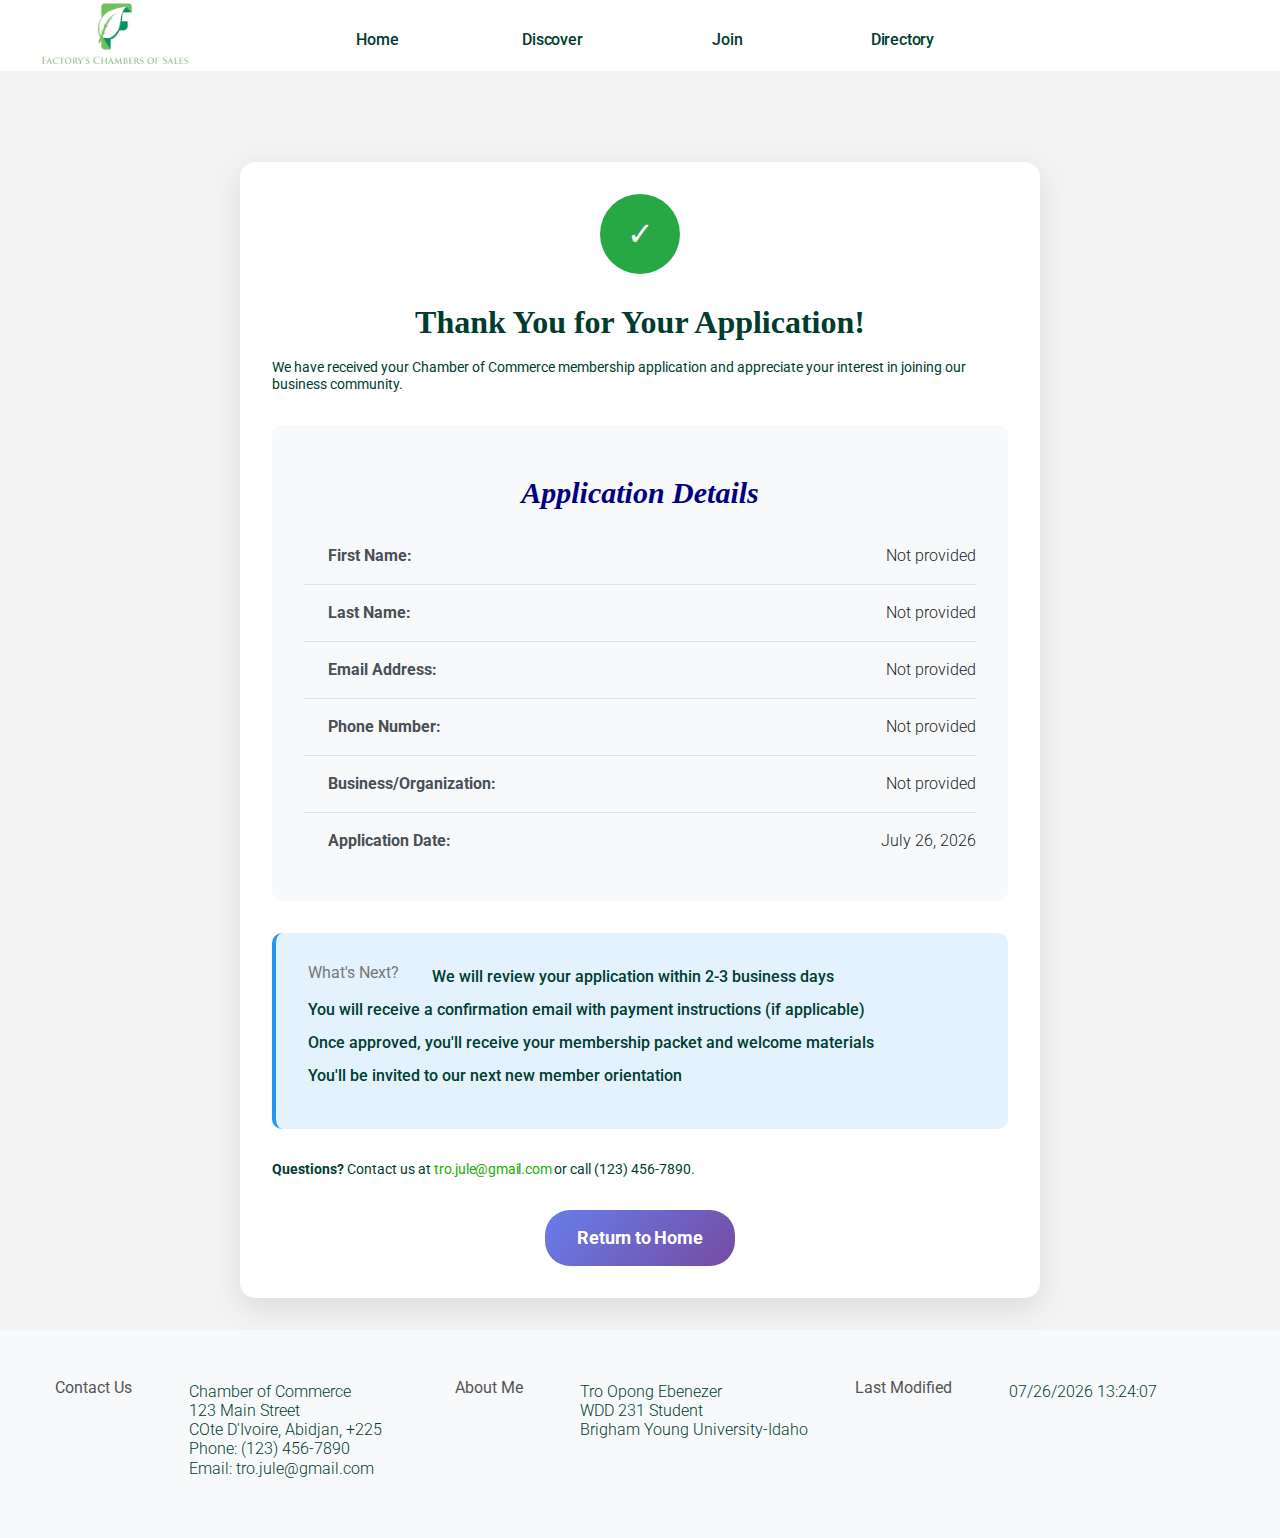
<file: chamber/thankyou.html>
<!DOCTYPE html>
<html lang="en-US">
<head>
    <meta charset="UTF-8">
    <meta name="viewport" content="width=device-width, initial-scale=1.0">
    <title>Thank You - Chamber Application Received</title>
    <meta name="description" content="Thank you for your Chamber of Commerce membership application. Your application has been received and will be processed.">
    <meta name="author" content="Tro Opong Ebenezer">
    <link href="styles/base.css" rel="stylesheet">
    <link href="styles/larger.css" rel="stylesheet">
    <link href="styles/normalize.css" rel="stylesheet">

    <link href="https://fonts.googleapis.com" rel="preconnect">
    <link href="https://fonts.gstatic.com" rel="preconnect">
    <link href="https://fonts.googleapis.com/css2?family=Roboto:wght@400;700&display=swap" rel="stylesheet">

    <link rel="icon" href="images/favicon.ico" type="image/x-icon">

    <style>
        .thank-you-container {
            max-width: 800px;
            margin: 2rem auto;
            padding: 2rem;
            background: white;
            border-radius: 15px;
            box-shadow: 0 10px 30px rgba(0,0,0,0.1);
            text-align: center;
        }

        .success-icon {
            width: 80px;
            height: 80px;
            margin: 0 auto 2rem;
            background: #28a745;
            border-radius: 50%;
            display: flex;
            align-items: center;
            justify-content: center;
            color: white;
            font-size: 2rem;
        }

        .application-details {
            background: #f8f9fa;
            padding: 2rem;
            border-radius: 10px;
            margin: 2rem 0;
            text-align: left;
        }

        .detail-row {
            display: flex;
            justify-content: space-between;
            align-items: center;
            padding: 1rem 0;
            border-bottom: 1px solid #dee2e6;
        }

        .detail-row:last-child {
            border-bottom: none;
        }

        .detail-label {
            font-weight: bold;
            color: #495057;
        }

        .detail-value {
            color: #212529;
        }

        .next-steps {
            background: #e3f2fd;
            padding: 2rem;
            border-radius: 10px;
            margin: 2rem 0;
            border-left: 4px solid #2196f3;
        }

        .back-button {
            background: linear-gradient(135deg, #667eea 0%, #764ba2 100%);
            color: white;
            padding: 1rem 2rem;
            border: none;
            border-radius: 25px;
            font-size: 1.1rem;
            font-weight: bold;
            cursor: pointer;
            transition: all 0.3s ease;
            text-decoration: none;
            display: inline-block;
            margin-top: 2rem;
        }

        .back-button:hover {
            transform: translateY(-2px);
            box-shadow: 0 10px 20px rgba(0,0,0,0.2);
        }

        @media (max-width: 768px) {
            .detail-row {
                flex-direction: column;
                align-items: flex-start;
            }

            .detail-value {
                margin-top: 0.5rem;
            }
        }
    </style>
</head>
<body>
<header>
    <div class="header-container">
        <div class="container">
            <div class="logo">
                <a href="index.html">
                    <img src="images/logo.png" alt="Chamber of Commerce Logo">
                </a>
            </div>
        </div>
        <button id="menu">Menu</button>
    </div>

    <nav class="navigation">
        <a href="index.html" title="Home">Home</a>
        <a href="discover.html" title="Discover">Discover</a>
        <a href="join.html" title="Join">Join</a>
        <a href="directory.html" title="directory">Directory</a>
    </nav>
</header>

<main>
    <div class="thank-you-container">
        <div class="success-icon">✓</div>

        <h1>Thank You for Your Application!</h1>

        <p>We have received your Chamber of Commerce membership application and appreciate your interest in joining our business community.</p>

        <div class="application-details">
            <h2>Application Details</h2>

            <div class="detail-row">
                <span class="detail-label">First Name:</span>
                <span class="detail-value" id="display-first-name">-</span>
            </div>

            <div class="detail-row">
                <span class="detail-label">Last Name:</span>
                <span class="detail-value" id="display-last-name">-</span>
            </div>

            <div class="detail-row">
                <span class="detail-label">Email Address:</span>
                <span class="detail-value" id="display-email">-</span>
            </div>

            <div class="detail-row">
                <span class="detail-label">Phone Number:</span>
                <span class="detail-value" id="display-phone">-</span>
            </div>

            <div class="detail-row">
                <span class="detail-label">Business/Organization:</span>
                <span class="detail-value" id="display-organization">-</span>
            </div>

            <div class="detail-row">
                <span class="detail-label">Application Date:</span>
                <span class="detail-value" id="display-date">-</span>
            </div>
        </div>

        <div class="next-steps">
            <h3>What's Next?</h3>
            <ul style="text-align: left;">
                <li>We will review your application within 2-3 business days</li>
                <li>You will receive a confirmation email with payment instructions (if applicable)</li>
                <li>Once approved, you'll receive your membership packet and welcome materials</li>
                <li>You'll be invited to our next new member orientation</li>
            </ul>
        </div>

        <p><strong>Questions?</strong> Contact us at <a href="mailto:tro.jule@gmail.com">tro.jule@gmail.com</a> or call (123) 456-7890.</p>

        <a href="index.html" class="back-button">Return to Home</a>
    </div>
</main>

<footer id="footer">
    <div class="container">
        <div class="row">
            <div class="col-md-4">
                <h3>Contact Us</h3>
                <p class="txt-gr">
                    <span>Chamber of Commerce</span>
                    <span>123 Main Street</span>
                    <span>COte D'Ivoire, Abidjan, +225</span>
                    <span>Phone: (123) 456-7890</span>
                    <span>Email: tro.jule@gmail.com</span>
                </p>
            </div>
            <div class="col-md-4">
                <h3>About Me</h3>
                <p class="txt-gr">
                    <span>Tro Opong Ebenezer</span>
                    <span>WDD 231 Student</span>
                    <span>Brigham Young University-Idaho</span>
                </p>
            </div>
            <div class="col-md-4">
                <h3>Last Modified</h3>
                <p class="txt-gr">
                    <span id="last-modified">Loading...</span>
                </p>
            </div>
        </div>
    </div>
</footer>

<script>
    document.addEventListener('DOMContentLoaded', function() {
        // Update last modified
        document.getElementById('last-modified').textContent = document.lastModified;

        // Get URL parameters
        const urlParams = new URLSearchParams(window.location.search);

        // Display form data
        const firstName = urlParams.get('first-name') || 'Not provided';
        const lastName = urlParams.get('last-name') || 'Not provided';
        const email = urlParams.get('email') || 'Not provided';
        const phone = urlParams.get('phone') || 'Not provided';
        const organization = urlParams.get('organization') || 'Not provided';
        const timestamp = urlParams.get('timestamp');

        document.getElementById('display-first-name').textContent = firstName;
        document.getElementById('display-last-name').textContent = lastName;
        document.getElementById('display-email').textContent = email;
        document.getElementById('display-phone').textContent = phone;
        document.getElementById('display-organization').textContent = organization;

        // Format and display timestamp
        if (timestamp) {
            const date = new Date(timestamp);
            const options = {
                year: 'numeric',
                month: 'long',
                day: 'numeric',
                hour: '2-digit',
                minute: '2-digit'
            };
            document.getElementById('display-date').textContent = date.toLocaleDateString('en-US', options);
        } else {
            document.getElementById('display-date').textContent = new Date().toLocaleDateString('en-US', {
                year: 'numeric',
                month: 'long',
                day: 'numeric'
            });
        }
    });
</script>
</body>
</html>
</file>
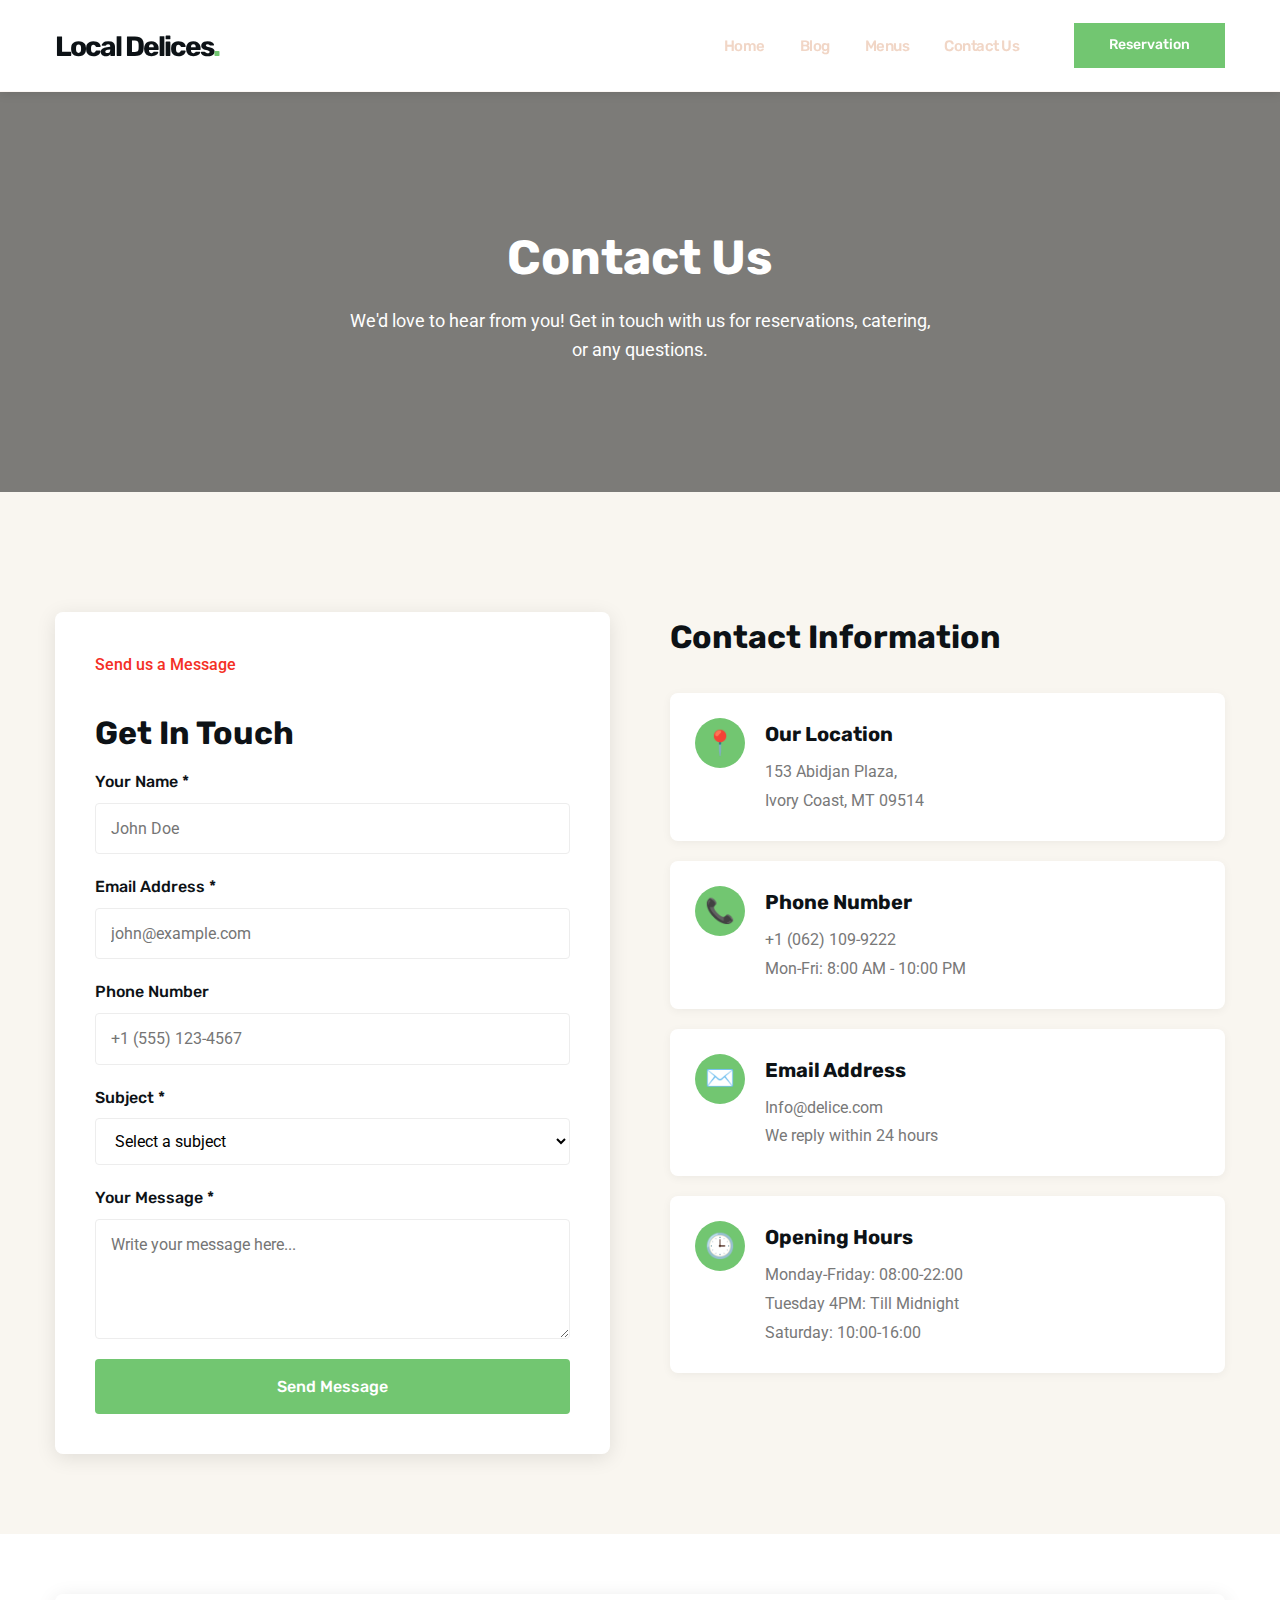
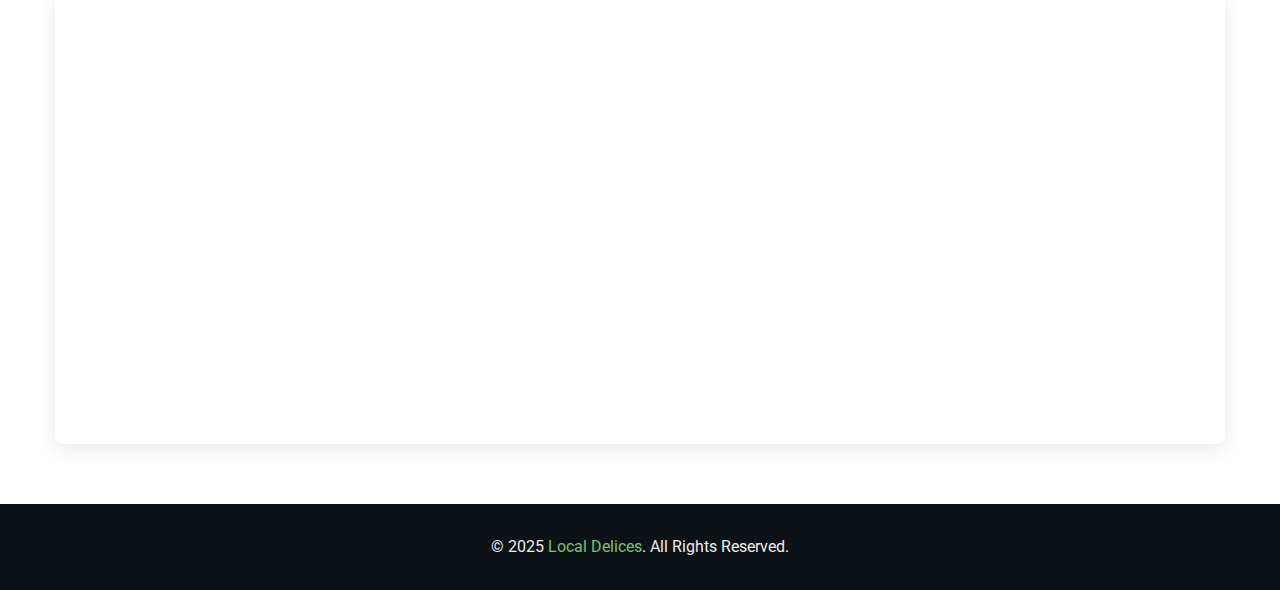
<file: final_project/contact.html>
<!DOCTYPE html>
<html lang="en">
<head>
    <meta charset="UTF-8">
    <meta name="viewport" content="width=device-width, initial-scale=1.0">
    <title>Contact Us - Local Delices</title>

    <!-- Google Fonts - Same as your main site -->
    <link rel="preconnect" href="https://fonts.googleapis.com">
    <link rel="preconnect" href="https://fonts.gstatic.com" crossorigin>
    <link href="https://fonts.googleapis.com/css2?family=Roboto:wght@400;500&family=Rubik:wght@400;500;600;700&family=Shadows+Into+Light&display=swap" rel="stylesheet">
    <!-- Favicon -->
    <link rel="shortcut icon" href="images/favicon.svg" type="image/svg+xml">
    <link rel="icon" href="images/favicon.svg" type="image/svg+xml">

    <!-- Meta Author -->
    <meta name="author" content="Ebenezer Oppong">

    <!-- ✅ FIXED: Added Meta Description -->
    <meta name="description" content="Local Delices Restaurant offers the most delicious burgers, pizza, and comfort food in town. Fast delivery, family-friendly atmosphere, and quality ingredients.">

    <!-- Open Graph Meta Tags -->
    <meta property="og:title" content="Local Delice Food">
    <meta property="og:type" content="website">
    <meta property="og:image" content="https://ebenezeroppong4127.github.io/wdd231/chamber/images/chamber.png">
    <meta property="og:url" content="https://ebenezeroppong4127.github.io/wdd231/chamber/images/chamber.png">
    <meta property="og:description" content="Food is any substance consumed to provide nutritional support for an organism and Supper delicious Burger in town!">


    <link rel="stylesheet" href="styles/style.css">
    <link rel="stylesheet" href="styles/contact.css">
    <!--- google font link-->
    <link rel="preconnect" href="https://fonts.googleapis.com">
    <link rel="preconnect" href="https://fonts.gstatic.com" crossorigin>
    <link
            href="https://fonts.googleapis.com/css2?family=Roboto:wght@400;500&family=Rubik:wght@400;500;600;700&family=Shadows+Into+Light&display=swap"
            rel="stylesheet">

    <!--- preload image-->
    <link rel="preload" as="image" href="images/hero-banner.png" media="min-width(768px)">
    <link rel="preload" as="image" href="images/hero-banner-bg.png" media="min-width(768px)">
    <link rel="preload" as="image" href="images/hero-bg.jpg">
</head>
<body>

<!--- #HEADER-->

<header class="header" data-header>
    <div class="container">

        <h1>
            <a href="#" class="logo">Local Delices<span class="span">.</span></a>
        </h1>

        <nav class="navbar" data-navbar>
            <ul class="navbar-list">

                <li class="nav-item">
                    <a href="index.html" class="navbar-link" data-nav-link>Home</a>
                </li>


                <li class="nav-item">
                    <a href="blog.html" class="navbar-link" data-nav-link>Blog</a>
                </li>
                <li class="nav-item">
                    <a href="foodlist.html" class="navbar-link" data-nav-link>Menus</a>
                </li>

                <li class="nav-item">
                    <a href="#" class="navbar-link" data-nav-link>Contact Us</a>
                </li>

            </ul>
        </nav>

        <div class="header-btn-group">
            <button class="search-btn" aria-label="Search" data-search-btn>
                <ion-icon name="search-outline"></ion-icon>
            </button>

            <button class="btn btn-hover">Reservation</button>

            <button class="nav-toggle-btn" aria-label="Toggle Menu" data-menu-toggle-btn>
                <span class="line top"></span>
                <span class="line middle"></span>
                <span class="line bottom"></span>
            </button>
        </div>

    </div>
</header>





<!--
  - #SEARCH BOX
-->

<div class="search-container" data-search-container>

    <div class="search-box">
        <input type="search" name="search" aria-label="Search here" placeholder="Type keywords here..."
               class="search-input">

        <button class="search-submit" aria-label="Submit search" data-search-submit-btn>
            <ion-icon name="search-outline"></ion-icon>
        </button>
    </div>

    <button class="search-close-btn" aria-label="Cancel search" data-search-close-btn></button>

</div>







<!-- ===== HERO BANNER =====
     Large image section with title -->
<section class="contact-hero">
    <div>
        <h1>Contact Us</h1>
        <p>We'd love to hear from you! Get in touch with us for reservations, catering, or any questions.</p>
    </div>
</section>

<!-- ===== MAIN CONTACT SECTION =====
     Contains the form and contact information -->
<section class="contact-section">
    <div class="container">
        <div class="contact-wrapper">

            <!-- LEFT SIDE: Contact Form -->
            <div class="contact-form">
                <p class="form-subtitle">Send us a Message</p>
                <h2>Get In Touch</h2>

                <!-- Form starts here - data will be submitted when user clicks button -->
                <form id="contactForm">

                    <!-- Name input field -->
                    <div class="form-group">
                        <label for="name">Your Name *</label>
                        <input type="text" id="name" name="name" required placeholder="John Doe">
                    </div>

                    <!-- Email input field -->
                    <div class="form-group">
                        <label for="email">Email Address *</label>
                        <input type="email" id="email" name="email" required placeholder="john@example.com">
                    </div>

                    <!-- Phone input field -->
                    <div class="form-group">
                        <label for="phone">Phone Number</label>
                        <input type="tel" id="phone" name="phone" placeholder="+1 (555) 123-4567">
                    </div>

                    <!-- Subject dropdown -->
                    <div class="form-group">
                        <label for="subject">Subject *</label>
                        <select id="subject" name="subject" required>
                            <option value="">Select a subject</option>
                            <option value="reservation">Table Reservation</option>
                            <option value="catering">Catering Inquiry</option>
                            <option value="feedback">Feedback</option>
                            <option value="complaint">Complaint</option>
                            <option value="other">Other</option>
                        </select>
                    </div>

                    <!-- Message textarea -->
                    <div class="form-group">
                        <label for="message">Your Message *</label>
                        <textarea id="message" name="message" required placeholder="Write your message here..."></textarea>
                    </div>

                    <!-- Submit button -->
                    <button type="submit" class="submit-btn">Send Message</button>
                </form>
            </div>

            <!-- RIGHT SIDE: Contact Information -->
            <div class="contact-info">
                <h2>Contact Information</h2>

                <!-- Address card -->
                <div class="info-card">
                    <div class="info-icon">📍</div>
                    <div class="info-content">
                        <h3>Our Location</h3>
                        <p>153 Abidjan Plaza,<br>Ivory Coast, MT 09514</p>
                    </div>
                </div>

                <!-- Phone card -->
                <div class="info-card">
                    <div class="info-icon">📞</div>
                    <div class="info-content">
                        <h3>Phone Number</h3>
                        <p>+1 (062) 109-9222<br>Mon-Fri: 8:00 AM - 10:00 PM</p>
                    </div>
                </div>

                <!-- Email card -->
                <div class="info-card">
                    <div class="info-icon">✉️</div>
                    <div class="info-content">
                        <h3>Email Address</h3>
                        <p>Info@delice.com<br>We reply within 24 hours</p>
                    </div>
                </div>

                <!-- Hours card -->
                <div class="info-card">
                    <div class="info-icon">🕒</div>
                    <div class="info-content">
                        <h3>Opening Hours</h3>
                        <p>Monday-Friday: 08:00-22:00<br>
                            Tuesday 4PM: Till Midnight<br>
                            Saturday: 10:00-16:00</p>
                    </div>
                </div>
            </div>
        </div>
    </div>
</section>

<!-- ===== MAP SECTION =====
     Embedded Google Maps showing restaurant location -->
<section class="map-section">
    <div class="container">
        <div class="map-container">
            <!-- Google Maps iframe - replace with your actual location -->
            <iframe
                    src="https://www.google.com/maps/embed?pb=!1m18!1m12!1m3!1d3022.2412648750455!2d-73.98784368459395!3d40.75889797932681!2m3!1f0!2f0!3f0!3m2!1i1024!2i768!4f13.1!3m3!1m2!1s0x89c25855c6480299%3A0x55194ec5a1ae072e!2sTimes%20Square!5e0!3m2!1sen!2sus!4v1234567890123!5m2!1sen!2sus"
                    allowfullscreen=""
                    loading="lazy">
            </iframe>
        </div>
    </div>
</section>

<!-- ===== FOOTER ===== -->
<footer class="footer">
    <div class="container">
        <p>&copy; 2025 <a href="index.html">Local Delices</a>. All Rights Reserved.</p>
    </div>
</footer>

<script src="scripts/contact.js" defer></script>


</body>
</html>
</file>
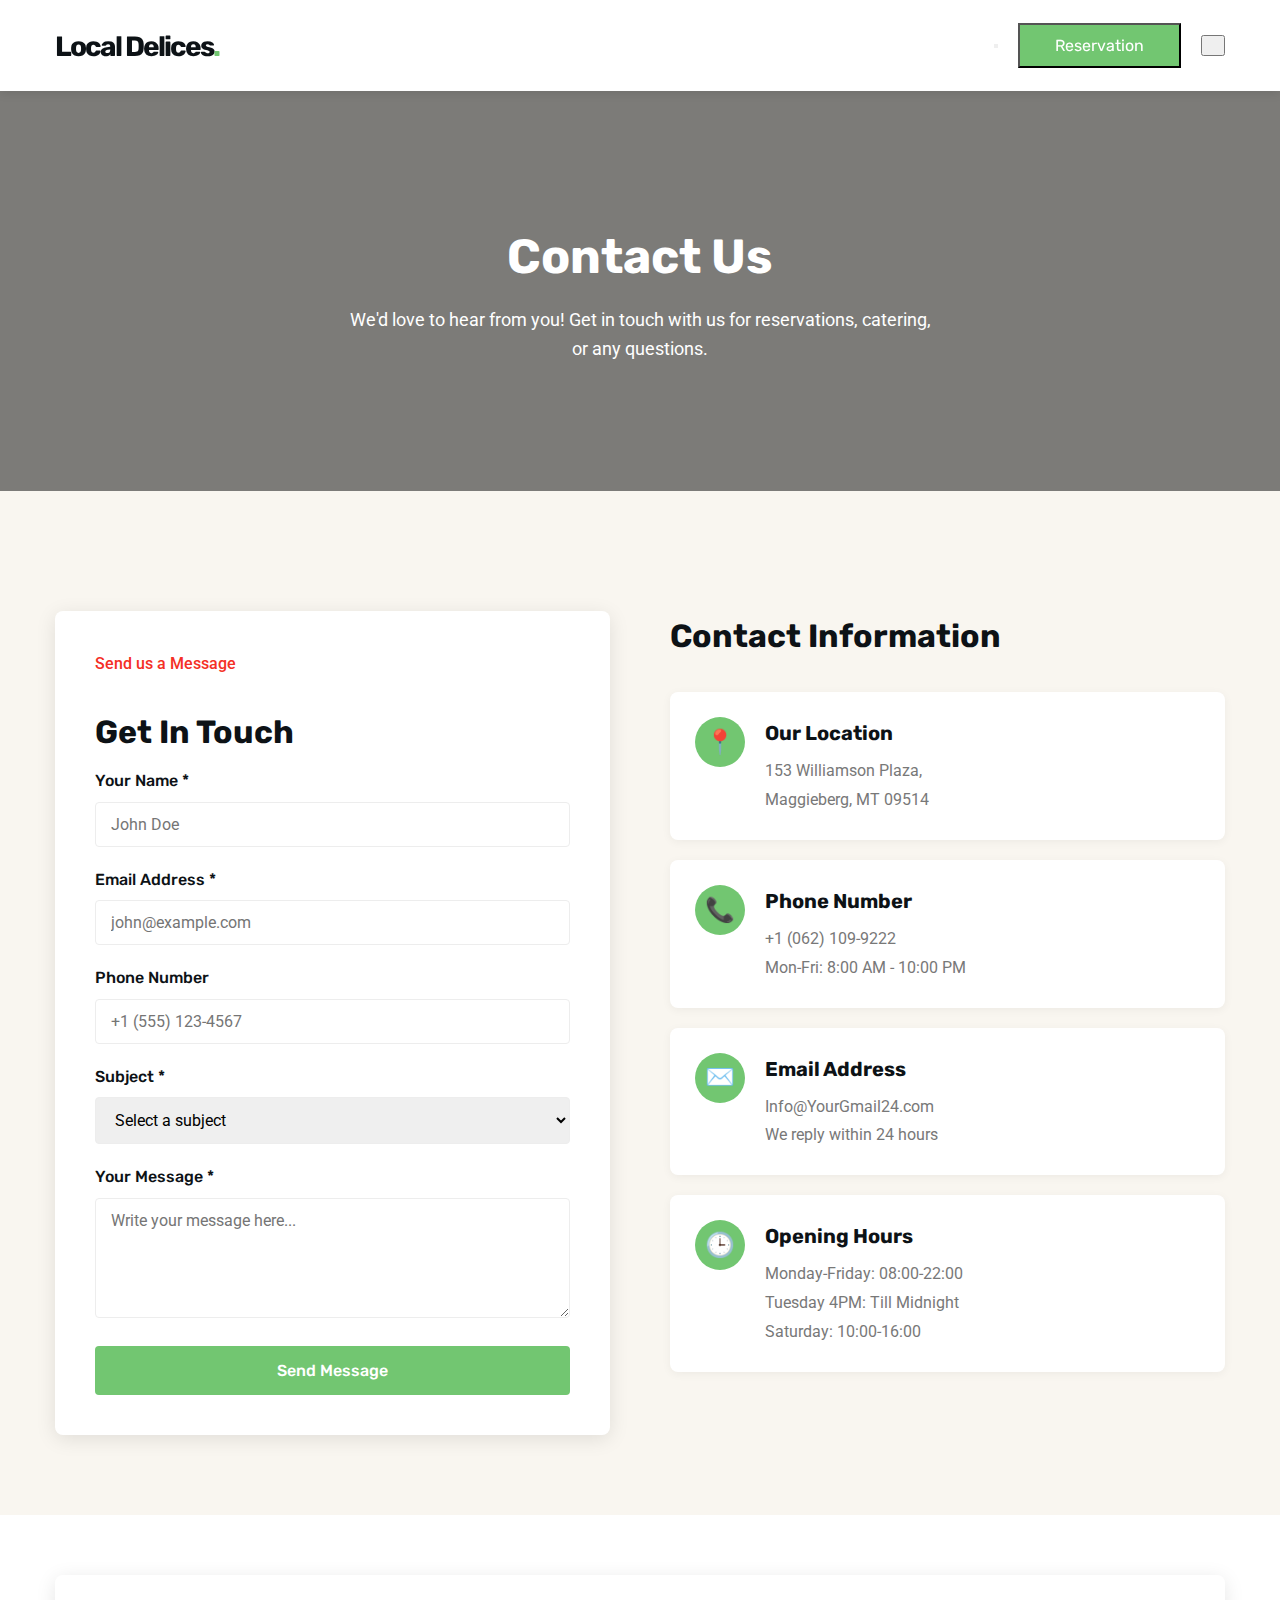
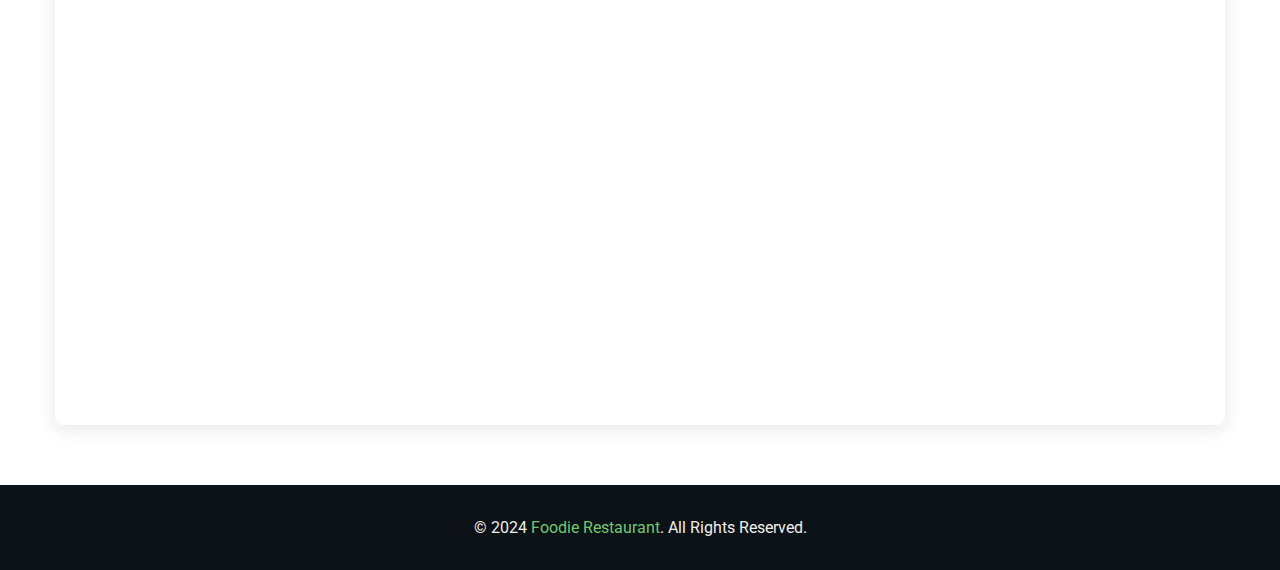
<file: project/contact.html>
<!DOCTYPE html>
<html lang="en">
<head>
    <meta charset="UTF-8">
    <meta name="viewport" content="width=device-width, initial-scale=1.0">
    <title>Contact Us - Foodie Restaurant</title>

    <!-- Google Fonts - Same as your main site -->
    <link rel="preconnect" href="https://fonts.googleapis.com">
    <link rel="preconnect" href="https://fonts.gstatic.com" crossorigin>
    <link href="https://fonts.googleapis.com/css2?family=Roboto:wght@400;500&family=Rubik:wght@400;500;600;700&family=Shadows+Into+Light&display=swap" rel="stylesheet">


    <link rel="stylesheet" href="styles/style.css">
    <link rel="stylesheet" href="styles/contact.css">
    <!--- google font link-->
    <link rel="preconnect" href="https://fonts.googleapis.com">
    <link rel="preconnect" href="https://fonts.gstatic.com" crossorigin>
    <link
            href="https://fonts.googleapis.com/css2?family=Roboto:wght@400;500&family=Rubik:wght@400;500;600;700&family=Shadows+Into+Light&display=swap"
            rel="stylesheet">

    <!--- preload image-->
    <link rel="preload" as="image" href="images/hero-banner.png" media="min-width(768px)">
    <link rel="preload" as="image" href="images/hero-banner-bg.png" media="min-width(768px)">
    <link rel="preload" as="image" href="images/hero-bg.jpg">
</head>
<body>

<!--- #HEADER-->

<header class="header" data-header>
    <div class="container">

        <h1>
            <a href="#" class="logo">Local Delices<span class="span">.</span></a>
        </h1>

        <nav class="navbar" data-navbar>
            <ul class="navbar-list">

                <li class="nav-item">
                    <a href="index.html" class="navbar-link" data-nav-link>Home</a>
                </li>



                <li class="nav-item">
                    <a href="foodlist.html" class="navbar-link" data-nav-link>Shop</a>
                </li>



                <li class="nav-item">
                    <a href="contact.html" class="navbar-link" data-nav-link>Contact Us</a>
                </li>

            </ul>
        </nav>

        <div class="header-btn-group">
            <button class="search-btn" aria-label="Search" data-search-btn>
                <ion-icon name="search-outline"></ion-icon>
            </button>

            <button class="btn btn-hover">Reservation</button>

            <button class="nav-toggle-btn" aria-label="Toggle Menu" data-menu-toggle-btn>
                <span class="line top"></span>
                <span class="line middle"></span>
                <span class="line bottom"></span>
            </button>
        </div>

    </div>
</header>





<!--
  - #SEARCH BOX
-->

<div class="search-container" data-search-container>

    <div class="search-box">
        <input type="search" name="search" aria-label="Search here" placeholder="Type keywords here..."
               class="search-input">

        <button class="search-submit" aria-label="Submit search" data-search-submit-btn>
            <ion-icon name="search-outline"></ion-icon>
        </button>
    </div>

    <button class="search-close-btn" aria-label="Cancel search" data-search-close-btn></button>

</div>







<!-- ===== HERO BANNER =====
     Large image section with title -->
<section class="contact-hero">
    <div>
        <h1>Contact Us</h1>
        <p>We'd love to hear from you! Get in touch with us for reservations, catering, or any questions.</p>
    </div>
</section>

<!-- ===== MAIN CONTACT SECTION =====
     Contains the form and contact information -->
<section class="contact-section">
    <div class="container">
        <div class="contact-wrapper">

            <!-- LEFT SIDE: Contact Form -->
            <div class="contact-form">
                <p class="form-subtitle">Send us a Message</p>
                <h2>Get In Touch</h2>

                <!-- Form starts here - data will be submitted when user clicks button -->
                <form id="contactForm">

                    <!-- Name input field -->
                    <div class="form-group">
                        <label for="name">Your Name *</label>
                        <input type="text" id="name" name="name" required placeholder="John Doe">
                    </div>

                    <!-- Email input field -->
                    <div class="form-group">
                        <label for="email">Email Address *</label>
                        <input type="email" id="email" name="email" required placeholder="john@example.com">
                    </div>

                    <!-- Phone input field -->
                    <div class="form-group">
                        <label for="phone">Phone Number</label>
                        <input type="tel" id="phone" name="phone" placeholder="+1 (555) 123-4567">
                    </div>

                    <!-- Subject dropdown -->
                    <div class="form-group">
                        <label for="subject">Subject *</label>
                        <select id="subject" name="subject" required>
                            <option value="">Select a subject</option>
                            <option value="reservation">Table Reservation</option>
                            <option value="catering">Catering Inquiry</option>
                            <option value="feedback">Feedback</option>
                            <option value="complaint">Complaint</option>
                            <option value="other">Other</option>
                        </select>
                    </div>

                    <!-- Message textarea -->
                    <div class="form-group">
                        <label for="message">Your Message *</label>
                        <textarea id="message" name="message" required placeholder="Write your message here..."></textarea>
                    </div>

                    <!-- Submit button -->
                    <button type="submit" class="submit-btn">Send Message</button>
                </form>
            </div>

            <!-- RIGHT SIDE: Contact Information -->
            <div class="contact-info">
                <h2>Contact Information</h2>

                <!-- Address card -->
                <div class="info-card">
                    <div class="info-icon">📍</div>
                    <div class="info-content">
                        <h3>Our Location</h3>
                        <p>153 Williamson Plaza,<br>Maggieberg, MT 09514</p>
                    </div>
                </div>

                <!-- Phone card -->
                <div class="info-card">
                    <div class="info-icon">📞</div>
                    <div class="info-content">
                        <h3>Phone Number</h3>
                        <p>+1 (062) 109-9222<br>Mon-Fri: 8:00 AM - 10:00 PM</p>
                    </div>
                </div>

                <!-- Email card -->
                <div class="info-card">
                    <div class="info-icon">✉️</div>
                    <div class="info-content">
                        <h3>Email Address</h3>
                        <p>Info@YourGmail24.com<br>We reply within 24 hours</p>
                    </div>
                </div>

                <!-- Hours card -->
                <div class="info-card">
                    <div class="info-icon">🕒</div>
                    <div class="info-content">
                        <h3>Opening Hours</h3>
                        <p>Monday-Friday: 08:00-22:00<br>
                            Tuesday 4PM: Till Midnight<br>
                            Saturday: 10:00-16:00</p>
                    </div>
                </div>
            </div>
        </div>
    </div>
</section>

<!-- ===== MAP SECTION =====
     Embedded Google Maps showing restaurant location -->
<section class="map-section">
    <div class="container">
        <div class="map-container">
            <!-- Google Maps iframe - replace with your actual location -->
            <iframe
                    src="https://www.google.com/maps/embed?pb=!1m18!1m12!1m3!1d3022.2412648750455!2d-73.98784368459395!3d40.75889797932681!2m3!1f0!2f0!3f0!3m2!1i1024!2i768!4f13.1!3m3!1m2!1s0x89c25855c6480299%3A0x55194ec5a1ae072e!2sTimes%20Square!5e0!3m2!1sen!2sus!4v1234567890123!5m2!1sen!2sus"
                    allowfullscreen=""
                    loading="lazy">
            </iframe>
        </div>
    </div>
</section>

<!-- ===== FOOTER ===== -->
<footer class="footer">
    <div class="container">
        <p>&copy; 2024 <a href="index.html">Foodie Restaurant</a>. All Rights Reserved.</p>
    </div>
</footer>

<script src="scripts/contact.js" defer></script>


</body>
</html>
</file>
<file: styles/style-small.css>
:root {
    /* Modern Color Palette - Vibrant Tech Theme */
    --primary-dark: #0f172a;        /* Slate 900 - deep dark blue */
    --primary-medium: #1e293b;      /* Slate 800 - medium dark */
    --primary-light: #334155;       /* Slate 700 - lighter slate */
    --accent-purple: #7c3aed;       /* Vibrant purple */
    --accent-cyan: #06b6d4;         /* Bright cyan */
    --accent-emerald: #10b981;      /* Fresh emerald */
    --accent-orange: #f59e0b;       /* Warm orange */
    --neutral-light: #f8fafc;       /* Very light gray */
    --neutral-medium: #64748b;      /* Medium gray */
    --text-dark: #1e293b;           /* Dark text */
    --text-light: #f8fafc;          /* Light text */

    /* Semantic Color Assignments */
    --background-primary: var(--primary-dark);
    --background-secondary: var(--neutral-light);
    --background-accent: var(--accent-purple);
    --text-primary: var(--text-dark);
    --text-secondary: var(--neutral-medium);
    --text-inverse: var(--text-light);

    /* Text Colors - FIXED: Removed undefined variables */
    --headline-color-on-white: var(--text-primary);
    --headline-color-on-color: var(--text-inverse);
    --paragraph-color-on-white: var(--text-primary);
    --paragraph-color-on-color: var(--text-inverse);
    --paragraph-background-color: var(--neutral-light);

    /* Navigation Colors */
    --nav-link-color: var(--text-inverse);
    --nav-background-color: var(--primary-medium);
    --nav-hover-link-color: var(--text-inverse);
    --nav-hover-background-color: var(--accent-cyan);

    /* Typography */
    --barlow-regular-font-family: "Barlow", sans-serif;
    --barlow-regular-font-weight: 400;
    --barlow-regular-font-style: normal;

    --lato-regular-font-family: "Lato", sans-serif;
    --lato-regular-font-weight: 400;
    --lato-regular-font-style: normal;

    --font-size-small: 16px;
    --font-size-base: 20px;
    --font-size-large: 24px;
}

h1,
h2,
h3,
h4,
h5,
li {
    font-family: var(--lato-regular-font-family);
}

p {
    font-family: var(--barlow-regular-font-family);
}

body {
    display: flex;
    flex-direction: column;
    min-height: 100vh;
    background: linear-gradient(135deg, var(--neutral-light) 0%, #e2e8f0 100%);
}

/*Header */
header,
footer {
    background: linear-gradient(135deg, var(--primary-dark) 0%, var(--primary-medium) 100%);
    color: var(--text-inverse);
}

header {
    display: flex;
    align-items: center;
    justify-content: space-between;
    padding: 1rem;
    position: relative;
    box-shadow: 0 4px 20px rgba(0, 0, 0, 0.15);
}

.contenedor {
    display: flex;
    align-items: center;
    gap: 1rem;
}

.logo {
    width: 50px;
    height: 50px;
    fill: var(--accent-cyan);
    filter: drop-shadow(0 2px 4px rgba(0, 0, 0, 0.3));
}

@keyframes float {
    0% {
        box-shadow: 0 5px 15px 0px rgba(124, 58, 237, 0.4);
        transform: translatey(0px);
    }
    50% {
        box-shadow: 0 25px 15px 0px rgba(124, 58, 237, 0.2);
        transform: translatey(-20px);
    }
    100% {
        box-shadow: 0 5px 15px 0px rgba(124, 58, 237, 0.4);
        transform: translatey(0px);
    }
}

.avatar {
    width: 80px;
    height: 141px;
    box-sizing: border-box;
    border: 3px var(--accent-cyan) solid;
    border-radius: 15px;
    overflow: hidden;
    box-shadow: 0 5px 15px 0px rgba(124, 58, 237, 0.4);
    transform: translatey(0px);
    animation: float 6s ease-in-out infinite;
}

.avatar img {
    width: 100%;
    height: auto;
}

header span {
    margin-left: 20px;
    font-size: var(--font-size-base);
    font-weight: bold;
    flex-grow: 1;
    color: var(--text-inverse);
}

/* Mobile hamburger menu */
#menu {
    display: block;
    font-size: 1.5rem;
    background: var(--accent-purple);
    border: none;
    color: var(--text-inverse);
    cursor: pointer;
    padding: 0.75rem;
    position: absolute;
    top: 1rem;
    right: 1rem;
    z-index: 1000;
    border-radius: 8px;
    transition: all 0.3s ease;
    box-shadow: 0 2px 10px rgba(124, 58, 237, 0.3);
}

#menu:hover {
    background: var(--accent-cyan);
    transform: scale(1.05);
}

nav {
    background: linear-gradient(135deg, var(--primary-medium) 0%, var(--primary-light) 100%);
    position: absolute;
    top: 100%;
    left: 0;
    right: 0;
    z-index: 999;
    display: none;
    box-shadow: 0 8px 25px rgba(0, 0, 0, 0.2);
}

nav.open {
    display: block;
}

nav ul {
    list-style-type: none;
    margin: 0;
    padding: 0;
}

nav li {
    border-bottom: 1px solid rgba(255, 255, 255, 0.1);
}

nav li:last-child {
    border-bottom: none;
}

nav a {
    display: block;
    color: var(--text-inverse);
    text-align: center;
    padding: 1rem 16px;
    text-decoration: none;
    transition: all 0.3s ease;
    position: relative;
}

nav a::before {
    content: '';
    position: absolute;
    left: 0;
    bottom: 0;
    width: 0;
    height: 3px;
    background: var(--accent-cyan);
    transition: width 0.3s ease;
}

nav a:hover:not(.active) {
    background: linear-gradient(90deg, var(--accent-purple), var(--accent-cyan));
    color: var(--text-inverse);
}

nav a:hover::before {
    width: 100%;
}

nav a.active {
    background: linear-gradient(90deg, var(--accent-orange), var(--accent-emerald));
    color: var(--text-inverse);
    font-weight: bold;
}

/*Content*******************/
main {
    flex: 1;
    margin: 20px;
}

main h1 {
    text-align: center;
    color: var(--primary-dark);
    margin-bottom: 2rem;
    font-size: 2.5rem;
    background: linear-gradient(135deg, var(--accent-purple), var(--accent-cyan));
    -webkit-background-clip: text;
    -webkit-text-fill-color: transparent;
    background-clip: text;
}

main {
    display: grid;
    grid-template-columns: repeat(auto-fill, minmax(15em, 1fr));
    grid-gap: 1.5em;
}

main section {
    border-radius: 15px;
    box-shadow: 0 8px 25px rgba(0, 0, 0, 0.1);
    margin: 10px auto;
    background: var(--background-secondary);
    width: 100%;
    max-width: 400px;
    text-align: center;
    border: 1px solid rgba(124, 58, 237, 0.1);
    transition: all 0.3s ease;
}

main section:hover {
    transform: translateY(-5px);
    box-shadow: 0 15px 35px rgba(124, 58, 237, 0.2);
}

section h2 {
    background: linear-gradient(135deg, var(--accent-purple), var(--accent-cyan));
    color: var(--text-inverse);
    margin: 0;
    border-radius: 15px 15px 0 0;
    font-size: var(--font-size-base);
    padding: 15px 0;
    font-weight: bold;
}

section ul {
    padding: 0 40px;
    margin: 15px 0;
}

section li {
    text-align: left;
    font-size: var(--font-size-small);
    color: var(--text-primary);
    margin-bottom: 8px;
}

picture {
    padding: 15px;
    max-width: 300px;
}

section img {
    height: auto;
    width: 85%;
    display: block;
    border-radius: 12px;
    margin: 0 auto;
    transition: transform 0.3s ease;
}

section img:hover {
    transform: scale(1.02);
}

section p {
    font-size: var(--font-size-small);
    margin: 0 0 15px 0;
    color: var(--text-primary);
}

/* Enhanced Certificate Section Styles */
.certificate-box {
    grid-column: 1 / -1;
    margin-top: 2rem;
    padding: 0;
}

.certificate-box h2 {
    background: linear-gradient(135deg, var(--accent-purple), var(--accent-cyan));
    color: var(--text-inverse);
    margin: 0;
    border-radius: 15px 15px 0 0;
    font-size: var(--font-size-large);
    padding: 20px 0;
    font-weight: bold;
    text-align: center;
}

.boxButton {
    padding: 20px;
    display: flex;
    gap: 15px;
    justify-content: center;
    flex-wrap: wrap;
    background: var(--background-secondary);
    border-left: 1px solid rgba(124, 58, 237, 0.1);
    border-right: 1px solid rgba(124, 58, 237, 0.1);
}

.courseButton {
    min-width: 120px;
    padding: 12px 24px;
    border-radius: 30px;
    color: var(--text-inverse);
    text-transform: uppercase;
    font-size: 0.9rem;
    font-weight: bold;
    letter-spacing: 0.1rem;
    transition: all 0.3s ease;
    border: none;
    cursor: pointer;
    background: linear-gradient(135deg, var(--accent-purple), var(--primary-medium));
    box-shadow: 0 4px 15px rgba(124, 58, 237, 0.2);
}

.courseButton:hover {
    background: linear-gradient(135deg, var(--accent-cyan), var(--accent-emerald));
    transform: translateY(-2px);
    box-shadow: 0 8px 25px rgba(6, 182, 212, 0.3);
}

.courseButton.active {
    background: linear-gradient(135deg, var(--accent-orange), var(--accent-emerald));
    box-shadow: 0 6px 20px rgba(245, 158, 11, 0.4);
    transform: translateY(-1px);
}

/* Course Cards Container */
.boxcertificate01 {
    display: grid;
    grid-template-columns: repeat(auto-fit, minmax(220px, 1fr));
    gap: 20px;
    padding: 25px;
    background: var(--background-secondary);
    border-left: 1px solid rgba(124, 58, 237, 0.1);
    border-right: 1px solid rgba(124, 58, 237, 0.1);
    min-height: 200px;
}

/* Individual Course Cards */
.course {
    display: flex;
    align-items: center;
    justify-content: center;
    border: 2px solid var(--accent-purple);
    padding: 25px 20px;
    border-radius: 12px;
    transition: all 0.3s ease;
    position: relative;
    cursor: pointer;
    background: linear-gradient(135deg, var(--background-secondary), #f8fafc);
    min-height: 80px;
    box-shadow: 0 4px 15px rgba(0, 0, 0, 0.05);
}

.course:hover {
    transform: translateY(-5px);
    box-shadow: 0 12px 30px rgba(124, 58, 237, 0.2);
    border-color: var(--accent-cyan);
}

.course h3 {
    font-size: 1.1rem;
    margin: 0;
    padding: 0;
    transition: all 0.3s ease;
    font-weight: bold;
    text-align: center;
    color: var(--text-primary);
}

/* Completed vs Non-completed Course Styles */
.courseNoComplete {
    background: linear-gradient(135deg, var(--background-secondary), #f1f5f9);
    color: var(--text-primary);
    border-color: var(--neutral-medium);
}

.courseNoComplete h3 {
    color: var(--text-primary);
}

.courseComplete {
    background: linear-gradient(135deg, var(--accent-purple), var(--primary-medium));
    color: var(--text-inverse);
    border-color: var(--accent-emerald);
    box-shadow: 0 6px 20px rgba(124, 58, 237, 0.3);
}

.courseComplete h3 {
    color: var(--text-inverse);
}

.course:hover h3 {
    letter-spacing: 1px;
}

.courseComplete:hover {
    background: linear-gradient(135deg, var(--accent-cyan), var(--accent-emerald));
    border-color: var(--accent-orange);
}

/* Credits Display */
#totalCreditsCert01 {
    text-align: center;
    font-weight: bold;
    color: var(--accent-purple);
    padding: 20px;
    margin: 0;
    background: linear-gradient(135deg, rgba(124, 58, 237, 0.1), rgba(6, 182, 212, 0.1));
    border: 1px solid rgba(124, 58, 237, 0.1);
    border-radius: 0 0 15px 15px;
    font-size: 1.2rem;
}

/* Dialog Modal Styles */
dialog {
    border: 2px solid var(--accent-purple);
    border-radius: 15px;
    padding: 2rem;
    background: var(--background-secondary);
    box-shadow: 0 20px 50px rgba(0, 0, 0, 0.3);
    width: 90%;
    max-width: 600px;
    position: fixed;
    top: 50%;
    left: 50%;
    transform: translate(-50%, -50%);
}

dialog::backdrop {
    background-color: rgba(15, 23, 42, 0.8);
    backdrop-filter: blur(4px);
}

dialog button {
    position: absolute;
    top: 20px;
    right: 20px;
    padding: 0.75rem 1rem;
    border: 2px solid var(--accent-purple);
    background: var(--accent-purple);
    color: var(--text-inverse);
    border-radius: 8px;
    cursor: pointer;
    font-weight: bold;
    transition: all 0.3s ease;
    font-size: 1rem;
}

dialog button:hover {
    background: var(--accent-cyan);
    border-color: var(--accent-cyan);
    transform: scale(1.05);
}

dialog h2 {
    color: var(--accent-purple);
    margin-bottom: 1rem;
    font-size: 1.5rem;
}

dialog h3 {
    color: var(--accent-cyan);
    margin-bottom: 0.5rem;
    font-size: 1.2rem;
}

dialog p {
    color: var(--text-primary);
    line-height: 1.6;
    margin-bottom: 1rem;
}

/*Footer */
footer {
    margin-top: auto;
    padding: 2rem 1rem;
    background: linear-gradient(135deg, var(--primary-dark) 0%, var(--primary-medium) 100%);
}

.social-links {
    display: flex;
    justify-content: center;
    gap: 1.5rem;
    margin-bottom: 1.5rem;
}

.social-links a {
    display: inline-flex;
    align-items: center;
    justify-content: center;
    width: 50px;
    height: 50px;
    border-radius: 50%;
    background: linear-gradient(135deg, var(--accent-purple), var(--accent-cyan));
    transition: all 0.3s ease;
    text-decoration: none;
}

.social-links a:hover {
    background: linear-gradient(135deg, var(--accent-orange), var(--accent-emerald));
    transform: translateY(-3px) scale(1.1);
    box-shadow: 0 8px 20px rgba(124, 58, 237, 0.4);
}

.social-links svg {
    width: 24px;
    height: 24px;
    fill: var(--text-inverse);
}

footer p {
    margin: 0;
    text-align: center;
    padding: 8px;
    color: var(--text-inverse);
}

/* Responsive Design for Certificate Section */
@media (min-width: 480px) {
    header {
        position: relative;
    }

    #menu {
        display: none;
    }

    nav {
        position: static;
        display: block;
        background: linear-gradient(135deg, var(--primary-medium) 0%, var(--primary-light) 100%);
    }

    nav ul {
        display: flex;
    }

    nav ul li {
        display: block;
        flex: 1 1 100%;
        border-bottom: none;
        border-right: 1px solid rgba(255, 255, 255, 0.1);
    }

    nav ul li:last-child {
        border-right: none;
    }

    main {
        max-width: 768px;
        margin: 30px auto;
    }

    main h1 {
        grid-column: 1 / -1;
        font-size: 3rem;
    }

    main section {
        max-width: none;
    }

    section {
        flex-basis: 15em;
        flex-grow: 1;
    }

    .boxcertificate01 {
        grid-template-columns: repeat(auto-fit, minmax(200px, 1fr));
        gap: 20px;
        padding: 30px;
    }

    .course {
        padding: 25px 15px;
        min-height: 90px;
    }

    .course h3 {
        font-size: 1.1rem;
    }

    .boxButton {
        justify-content: center;
    }

    .courseButton {
        flex: 0 1 auto;
        min-width: 140px;
        padding: 14px 28px;
        font-size: 1rem;
    }
}

@media (min-width: 768px) {
    .boxcertificate01 {
        grid-template-columns: repeat(auto-fit, minmax(220px, 1fr));
        padding: 35px;
    }

    .courseButton {
        min-width: 140px;
        padding: 14px 28px;
        font-size: 1rem;
    }
}

/* Animation for course cards appearing */
.course {
    opacity: 1;
    transition: opacity 0.3s ease, transform 0.3s ease;
}

.course[style*="display: none"] {
    display: none !important;
}

/* Ensure smooth filtering transitions */
.boxcertificate01 {
    transition: all 0.3s ease;
}
</file>
<file: styles/style-large.css>
/* Larger Views ******************************/
@media (min-width: 1024px) {
    /* Header improvements */
    header {
        padding: 1.5rem 2rem;
    }

    .contenedor {
        gap: 1.5rem;
    }

    .logo {
        width: 60px;
        height: 60px;
    }

    .avatar {
        width: 90px;
        height: 155px;
    }

    header span {
        font-size: var(--font-size-large);
        margin-left: 30px;
    }

    /* Main content layout */
    main {
        width: 85%;
        max-width: 1200px;
        margin: 30px auto;
        grid-template-columns: repeat(3, 1fr);
        grid-gap: 2em;
        align-items: start;
    }

    main h1 {
        grid-column: 1 / -1;
        font-size: 3.5rem;
        margin-bottom: 3rem;
    }

    /* Section improvements */
    main section {
        margin: 0;
        height: fit-content;
    }

    section h2 {
        font-size: var(--font-size-large);
        padding: 20px 0;
    }

    section ul {
        padding: 0 50px;
        margin: 20px 0;
    }

    section li {
        font-size: var(--font-size-base);
        margin-bottom: 10px;
    }

    section p {
        font-size: var(--font-size-base);
        margin: 0 0 20px 0;
    }

    /* Course work section */
    .courseWork-box {
        grid-column: 1;
    }

    /* Country section */
    .country-box {
        grid-column: 2;
    }

    .country-box picture {
        padding: 20px;
    }

    .country-box img {
        width: 100%;
        max-width: 350px;
    }

    /* Certificate section - spans full width */
    .certificate-box {
        grid-column: 1 / -1;
        margin-top: 2rem;
    }

    .certificate-box h2 {
        font-size: 2rem;
        padding: 25px 0;
    }

    /* Button layout */
    .boxButton {
        padding: 25px;
        gap: 20px;
    }

    .courseButton {
        min-width: 140px;
        padding: 16px 32px;
        font-size: 1rem;
        letter-spacing: 0.15rem;
    }

    /* Course grid improvements */
    .boxcertificate01 {
        grid-template-columns: repeat(auto-fit, minmax(240px, 1fr));
        gap: 25px;
        padding: 40px;
    }

    .course {
        padding: 30px 20px;
        min-height: 100px;
    }

    .course h3 {
        font-size: 1.2rem;
    }

    /* Credits display */
    #totalCreditsCert01 {
        font-size: 1.4rem;
        padding: 25px;
    }

    /* Dialog improvements */
    dialog {
        width: 80%;
        max-width: 700px;
        padding: 2.5rem;
    }

    dialog h2 {
        font-size: 1.8rem;
        color: var(--accent-purple);
        margin-bottom: 1.5rem;
    }

    dialog h3 {
        font-size: 1.4rem;
        color: var(--accent-cyan);
        margin-bottom: 1rem;
    }

    dialog p {
        font-size: var(--font-size-base);
        line-height: 1.7;
        margin-bottom: 1.5rem;
    }

    dialog button {
        padding: 1rem 1.5rem;
        font-size: 1.1rem;
        top: 25px;
        right: 25px;
    }

    /* Footer improvements */
    footer {
        padding: 2.5rem;
    }

    .social-links {
        margin-bottom: 2rem;
        gap: 2rem;
    }

    .social-links a {
        width: 60px;
        height: 60px;
    }

    .social-links svg {
        width: 28px;
        height: 28px;
    }

    footer p {
        font-size: var(--font-size-base);
        padding: 10px;
    }

    /* Navigation improvements */
    nav a {
        padding: 1.2rem 20px;
        font-size: var(--font-size-base);
    }

    /* Hover effects enhancement */
    .course:hover {
        transform: translateY(-8px);
        box-shadow: 0 15px 35px rgba(124, 58, 237, 0.25);
    }

    .courseButton:hover {
        transform: translateY(-3px);
        box-shadow: 0 8px 25px rgba(124, 58, 237, 0.3);
    }

    main section:hover {
        transform: translateY(-8px);
        box-shadow: 0 20px 40px rgba(124, 58, 237, 0.25);
    }

    /* Animation improvements */
    .avatar {
        animation-duration: 8s;
    }

    /* Ensure no single column layout */
    @supports (display: grid) {
        main {
            display: grid;
            grid-template-columns: repeat(auto-fit, minmax(350px, 1fr));
        }

        .certificate-box {
            grid-column: 1 / -1;
        }
    }
}

/* Extra large screens */
@media (min-width: 1400px) {
    main {
        max-width: 1400px;
        grid-template-columns: repeat(4, 1fr);
        grid-gap: 2.5em;
    }

    main h1 {
        font-size: 4rem;
        margin-bottom: 4rem;
    }

    .courseWork-box {
        grid-column: 1 / 2;
    }

    .country-box {
        grid-column: 2 / 4;
    }

    .certificate-box {
        grid-column: 1 / -1;
        margin-top: 3rem;
    }

    .certificate-box h2 {
        font-size: 2.2rem;
        padding: 30px 0;
    }

    .boxcertificate01 {
        grid-template-columns: repeat(auto-fit, minmax(280px, 1fr));
        gap: 30px;
        padding: 50px;
    }

    .course {
        padding: 35px 25px;
        min-height: 120px;
    }

    .course h3 {
        font-size: 1.3rem;
    }

    .boxButton {
        padding: 30px;
        gap: 25px;
    }

    .courseButton {
        min-width: 160px;
        padding: 18px 36px;
        font-size: 1.1rem;
    }

    #totalCreditsCert01 {
        font-size: 1.6rem;
        padding: 30px;
    }

    header {
        padding: 2rem 3rem;
    }

    footer {
        padding: 3rem;
    }

    .social-links {
        gap: 2.5rem;
    }

    .social-links a {
        width: 65px;
        height: 65px;
    }

    .social-links svg {
        width: 30px;
        height: 30px;
    }
}

/* Ultra-wide screens */
@media (min-width: 1800px) {
    main {
        max-width: 1600px;
        grid-template-columns: repeat(5, 1fr);
    }

    .courseWork-box {
        grid-column: 1 / 2;
    }

    .country-box {
        grid-column: 2 / 5;
    }

    .certificate-box {
        grid-column: 1 / -1;
    }

    .boxcertificate01 {
        grid-template-columns: repeat(auto-fit, minmax(300px, 1fr));
        gap: 35px;
        padding: 60px;
    }

    main h1 {
        font-size: 4.5rem;
    }

    .certificate-box h2 {
        font-size: 2.5rem;
    }
}
</file>
<file: chamber/styles/base.css>
html {
    -webkit-text-size-adjust: 100%;
    -ms-text-size-adjust: 100%;
    font-family: sans-serif
}

body {
    margin: 0
}




:root {
    --dark-green: #003c2f;
    --light-green: #22ad01;
    --light-grey: #f2f7f2;
    --green: #005542;
    --brown: #865f48;
    --orange: #ee8146;
    --yellow: #dfbe1b;
    --grey-green: #65816d;
    --grey: #d3dcd4;
    --form-field: #fffee6;
    --template-form-text: #a09c35
}





body {
    color: var(--dark-green);
    font-family: Gellix,sans-serif;
    font-size: 16px;
    font-weight: 500;
    line-height: 150%
}

h1 {
    color: var(--dark-green);
    font-size: 60px;
    font-weight: 700;
    line-height: 100%
}

h2 {
    color: var(--dark-green);
    font-size: 42px;
    font-weight: 700;
    line-height: 130%
}

h3 {
    color: var(--dark-green);
    font-size: 38px;
    font-weight: 700;
    line-height: 100%
}

h4 {
    color: var(--dark-green);
    font-size: 25px;
    font-weight: 700;
    line-height: 100%
}

h5 {
    font-size: 22px;
    font-weight: 700;
    line-height: 120%
}

h6 {
    color: var(--dark-green);
    font-size: 20px;
    font-weight: 600;
    line-height: 100%
}


.drmain_one{
    margin-bottom: 50px
}

.hedr-container{
    background-color: #1e681ed4
}
.nav-link-navig{
    color: black ; font-weight: bold
}
p {
    color: var(--dark-green);
    text-align: left;
    letter-spacing: 0;
    font-size: 14px;
    font-weight: 400;
    line-height: 120%
}

a {
    color: var(--light-green);
    letter-spacing: -.2px;
    text-decoration: none
}

a:hover {
    color: var(--light-green)
}

li {
    margin-bottom: 9px
}

img {
    display: inline-block
}



.overflow-hidden {
    display: block;
    overflow: hidden
}


.text-align-right {
    text-align: right
}

.text-weight-bold {
    font-weight: 700
}

.text-weight-bold.text-align-right.pricing {
    padding-top: 0
}

.form_radio-label.is-active {
    color: #22ad01
}

.max-width-medium {
    width: 100%;
    max-width: 32rem
}



.background-color-white {
    background-color: #fff;
    overflow: visible
}

.background-color-white.box-shadow.box-radius-20 {
    border-radius: 20px
}

.background-color-white.box-shadow.box-radius-20.max-height-full {
    height: 100%
}

.background-color-white.box-shadow.box-radius-20.max-height-full.flex-vertical.justify-end {
    justify-content: space-between
}

.background-color-white.box-shadow.padding-50 {
    padding: 50px
}

.text-opacity-50 {
    opacity: .5
}




.page-wrapper {
    overflow: hidden
}


.container-large {
    width: 100%;
    max-width: 1360px;
    margin-left: auto;
    margin-right: auto;
    padding-left: 40px;
    padding-right: 40px
}



.container-large.flex-gap {
    grid-column-gap: 40px;
    grid-row-gap: 40px;
    flex-direction: column;
    display: flex
}

.container-large.flex-gap.gap-20 {
    grid-column-gap: 20px;
    grid-row-gap: 20px
}

.overflow-scroll {
    overflow: scroll
}



.text-align-center {
    text-align: center
}




.text-style-quote {
    border-left: .25rem solid #e2e2e2;
    margin-bottom: 0;
    padding: 0 1.25rem;
    font-size: 1.25rem;
    line-height: 1.5
}

.align-center {
    align-self: center;
    margin-left: auto;
    margin-right: auto
}

.button {
    color: #fff;
    text-align: center;
    background-color: #22ad01;
    border-style: none;
    border-radius: 36px;
    padding: 12px 33px 14px;
    font-weight: 500;
    line-height: 140%;
    transition: background-color .3s
}

.button:hover {
    color: #fff;
    background-color: #2bb90a
}

.button.w--redirected-checked {
    border-width: 0
}

.button.is-text {
    color: var(--dark-green);
    background-color: transparent
}

.button.is-text:hover {
    background-color: var(--light-grey)
}







.grid._3col {
    grid-template-columns: 1fr 1fr 1fr
}

.grid._3col.gap-150 {
    grid-column-gap: 150px;
    grid-row-gap: 60px
}

.grid._3col.gap-150.mobile-22 {
    grid-column-gap: 150px
}

.grid._3col._1row {
    -webkit-text-fill-color: inherit;
    background-clip: border-box;
    grid-template-rows: auto auto auto;
    justify-content: center
}

.grid._3col._1row.background-light {
    -webkit-text-fill-color: inherit;
    background-clip: border-box;
    grid-template-rows: auto auto
}

.grid._3col._6row {
    grid-template-rows: auto auto auto auto auto auto
}

.grid._3col._2row {
    grid-template-rows: auto auto
}

.grid._3col.gap-0.max-width-640 {
    grid-template-rows: auto
}

.grid._4col {
    grid-template-rows: auto;
    grid-template-columns: 1fr 1fr 1fr 1fr;
    grid-auto-flow: row
}

.grid._4col.gap-150 {
    grid-column-gap: 150px;
    grid-row-gap: 60px
}

.grid._4col._2ow {
    grid-template-rows: auto auto
}

.grid._2col._6row {
    grid-column-gap: 1px;
    grid-row-gap: 1px
}

.grid._2col._1-row {
    grid-template-rows: auto
}

.grid._5col {
    grid-template-rows: auto auto auto auto;
    grid-template-columns: 1fr 1fr 1fr 1fr 1fr
}



.hide-desktop {
    display: none
}



.toggle-custom {
    overflow: hidden
}

.toggle-custom.faq {
    border-bottom: 1px solid #d3dcd4;
    height: 84px;
    padding-top: 30px;
    padding-bottom: 30px
}

.toggle-custom.faq.first {
    border-bottom-color: var(--light-green)
}

.text-size-20 {
    text-align: left;
    font-size: 20px
}

.text-size-20.text-align-center {
    text-align: center
}

.max-width-600 {
    width: 100%;
    max-width: 600px
}

.max-width-600.align-center {
    flex-direction: column;
    justify-content: center;
    align-items: center;
    display: flex
}

.max-width-600.align-center.text-align-center {
    display: block
}

.max-width-600.align-center.gap {
    grid-column-gap: 13px;
    grid-row-gap: 13px
}

.image._1 {
    cursor: pointer;
    border-radius: 12px;
    width: 100%
}

.image._2 {
    width: 51%
}

.image._4 {
    width: 100%;
    height: 100%;
    position: absolute
}



.image.persona-banner.alt {
    left: 0;
    right: auto
}

.image.persona-banner.screen {
    object-fit: contain;
    object-position: 50% 100%;
    width: auto;
    padding-top: 50px;
    bottom: 0;
    left: 0;
    right: auto
}




.hero-image-wrapper-persona {
    z-index: 1;
    background-image: url(https://assets-global.website-files.com/635ac95…/6632011…_pexels-fauxels-3182755.jpg);
    background-position: 50% 0;
    background-size: cover;
    border-top-right-radius: 70px;
    border-bottom-left-radius: 70px;
    width: 100%;
    min-width: 428px;
    height: 100%;
    min-height: 554px;
    position: relative;
}


.position-absolute {
    z-index: 3;
    position: absolute;
    top: auto;

    right: auto;
}

.margin-box.top-120 {
    margin-top: 120px;
}

* {
    box-sizing: border-box;
}
div {
    display: block;
    unicode-bidi: isolate;
}

/* Styles for desktop */
.header-container {
    display: block;
    align-items: center;
    justify-content: space-between;
    background-color: white;
}

.logo img {
    max-width: 200px;
    height: auto;
    display: block;
}

#menu {
    display: none; /* Initially hide the menu button on desktop */
}

.navigation {
    display: block;
    clear: both;
    margin-top: -61px;
}

/* Media query for mobile responsiveness */
@media only screen and (max-width: 767px) {
    .container {
        display: flex;
        justify-content: space-between;
        align-items: center;
    }

    .logo img {
        max-width: 150px; /* Adjust logo size for smaller screens */
    }

    #menu {
        display: block; /* Show the menu button on mobile */
        margin-top: 10px; /* Add space between the logo and button */
    }

    .navigation {
        display: none; /* Hide navigation links on mobile */
    }
}

/*Discover*/

/* Existing styles */
/* Add or modify rules and declarations as needed */

/* Grid layout */
.grid-container {
    display: grid;
    grid-template-columns: minmax(200px, 1fr) minmax(300px, 3fr); /* Adjust the widths as needed */
    grid-gap: 20px;
}

.sidebar {
    /* Styles for sidebar */
}

.main-content {
    /* Styles for main content area */
}

/* Lazy loading */
.image-gallery img {
    opacity: 0; /* Initially hide images */
    transition: opacity 0.5s ease; /* Smooth transition for opacity */
}

/* Image hover effect */
.image-gallery img:hover {
    /* Add your desired hover effect */
    transform: scale(1.1); /* Example: Scale up image on hover */
}

/* Responsive styles */
@media screen and (max-width: 768px) {
    /* Mobile view */
    .grid-container {
        grid-template-columns: 1fr; /* Single column layout */
    }
}


* {box-sizing: border-box;}
ul {list-style-type: none;}
body {font-family: Verdana, sans-serif;}

.month {
    padding: 70px 25px;
    width: 100%;
    background: black;
    text-align: center;
}

.month ul {
    margin: 0;
    padding: 0;
}

.month ul li {
    color: white;
    font-size: 20px;
    text-transform: uppercase;
    letter-spacing: 3px;
    font-weight: bold;
}

.month .prev {
    float: left;
    padding-top: 10px;
}

.month .next {
    float: right;
    padding-top: 10px;
}

.weekdays {
    margin: 0;
    padding: 10px 0;
    background-color: black;
}

.weekdays li {
    display: inline-block;
    width: 13.6%;
    color: white;
    text-align: center;
    font-weight: bold;
}

.days {
    padding: 10px 0;
    background: #eee;
    margin: 0;
}

.days li {
    list-style-type: none;
    display: inline-block;
    width: 13.6%;
    text-align: center;
    margin-bottom: 5px;
    font-size:12px;
    color: black;
}

.days li .active {
    padding: 5px;
    background: black;
    color: white !important
}

/* Add media queries for smaller screens */
@media screen and (max-width:720px) {
    .weekdays li, .days li {width: 13.1%;}
}

@media screen and (max-width: 420px) {
    .weekdays li, .days li {width: 12.5%;}
    .days li .active {padding: 2px;}
}

@media screen and (max-width: 290px) {
    .weekdays li, .days li {width: 12.2%;}
}



/*Code Getting */




/* Header/Blog Title */
/*.header {*/
/*    padding: 30px;*/
/*    font-size: 40px;*/
/*    text-align: center;*/
/*    background: white;*/
/*}*/

/* Create two unequal columns that floats next to each other */
/* Left column */
.leftcolumn {
    float: left;
    width: 75%;
}

/* Right column */
.rightcolumn {
    float: left;
    width: 25%;
    padding-left: 20px;
}

/* Fake image */
.fakeimg {
    background-color: #aaa;
    width: 100%;
    /*padding: 20px;*/
}

/* Add a card effect for articles */
.card-discover {
    background-color: white;
    padding: 20px;
    margin-top: 20px;
}

/* Clear floats after the columns */
.row:after {
    content: "";
    display: table;
    clear: both;
}

/*!* Footer *!*/
/*.footer {*/
/*    padding: 20px;*/
/*    text-align: center;*/
/*    background: #ddd;*/
/*    margin-top: 20px;*/
/*}*/

/* Responsive layout - when the screen is less than 800px wide, make the two columns stack on top of each other instead of next to each other */
@media screen and (max-width: 800px) {
    .leftcolumn, .rightcolumn {
        width: 100%;
        padding: 0;
    }
}



/*Code Getting */


/* Include the padding and border in an element's total width and height */
* {
    box-sizing: border-box;
}

/* Remove margins and padding from the list */
.to-do-ul ul {
    margin: 0;
    padding: 0;
}

/* Style the list items */
.to-do-ul ul li {
    cursor: pointer;
    position: relative;
    padding: 12px 8px 12px 40px;
    background: #eee;
    font-size: 18px;
    transition: 0.2s;

    /* make the list items unselectable */
    -webkit-user-select: none;
    -moz-user-select: none;
    -ms-user-select: none;
    user-select: none;
}

/* Set all odd list items to a different color (zebra-stripes) */
.to-do-ul ul li:nth-child(odd) {
    background: #f9f9f9;
}

/* Darker background-color on hover */
.to-do-ul ul li:hover {
    background: #ddd;
}

/* When clicked on, add a background color and strike out text */
.to-do-ul ul li.checked {
    background: #888;
    color: #fff;
    text-decoration: line-through;
}

/* Add a "checked" mark when clicked on */
.to-do-ul ul li.checked::before {
    content: '';
    position: absolute;
    border-color: #fff;
    border-style: solid;
    border-width: 0 2px 2px 0;
    top: 10px;
    left: 16px;
    transform: rotate(45deg);
    height: 15px;
    width: 7px;
}

/* Style the close button */
.to-do-close {
    position: absolute;
    right: 0;
    top: 0;
    padding: 12px 16px 12px 16px;
}

.to-do-close:hover {
    background-color: #f44336;
    color: white;
}

/* Style the header */
.to-do-header {
    background-color: black;
    padding: 30px 40px;
    color: white;
    text-align: center;
}

/* Clear floats after the header */
.to-do-header:after {
    content: "";
    display: table;
    clear: both;
}

/* Style the input */
.to-do-input {
    margin: 0;
    border: none;
    border-radius: 0;
    width: 50%;
    padding: 10px;
    float: left;
    font-size: 16px;
}

/* Style the "Add" button */
.to-do-addBtn {
    padding: 10px;
    width: 13%;
    background: white;
    color: black;
    float: left;
    text-align: center;
    font-size: 20px;
    cursor: pointer;
    transition: 0.3s;
    border-radius: 7px;
    font-weight: bolder;
}

.to-do-addBtn:hover {
    background-color: #bbb;
}
.fakeimg {
    height: 220px; /* Set the height of the container */
    overflow: hidden; /* Hide any overflow from the image */
}

.fakeimg img {
    width: 100%; /* Set the width of the image to fill the container */
    height: auto; /* Maintain the aspect ratio of the image */
    display: block; /* Ensure the image behaves as a block element */
}

.main-txt-dis{
    font-size: 20px;
    color: #333;
    margin-bottom: 10px;
    text-align: center;
    font-stretch: extra-condensed;
    font-family: ui-monospace;
}

.main-txt-dis-txt{
    font-size: 19px;

    font-family: serif;
    font-style: italic;
}


.user-disc-mes{
    text-align: center;
    margin-top: 28px;
    font-size: 21px;
    font-family: emoji;
}









/* Media query for screens smaller than 600px */
@media only screen and (max-width: 600px) {
    .to-do-header {
        background-color: black;
        padding: 20px;
        color: white;
        text-align: center;
    }

    .to-do-title {
        margin-bottom: 10px;
    }

    .to-do-addBtn {
        display: inline-block;
        padding: 4px 60px 9px 18px !important;
        background-color: white;
        color: black;
        cursor: pointer;
        /* width: 28px; */
        text-align: center;
        margin-left: 129px;
        margin-top: 14px;
    }
    .le-corps {
        margin-left: 337px !important;
    }
}



.la-form{

    font-family: "Poppins", sans-serif;

}

.le-corps {
    margin-left: 337px !important;
}

.main-container.join-chamber-custom {
    display: flex;
    flex-direction: column;
    align-items: center;
    width: 90%;
    max-width: 1200px;
    margin: 20px;
}

@media (min-width: 768px) {
    .main-container.join-chamber-custom {
        flex-direction: row;
        justify-content: space-between;
    }
}

.cube.join-chamber-custom {
    background-color: white;
    display: flex;
    flex-direction: column;
    align-items: center;
    justify-content: center;
    padding: 20px;
    border-radius: 20px;
    width: 100%;
    max-width: 600px;
    margin-bottom: 20px;
}

.cube h2.join-chamber-custom {
    margin-bottom: 10px;
}

.login_register.join-chamber-custom {
    display: flex;
    width: 100%;
    border: 1px solid rgba(221, 221, 221, 1);
    border-radius: 15px;
    margin: 20px 0;
}

.login_register a.join-chamber-custom {
    font-size: 1em;
    padding: 10px 55px;
    border: none;
    width: 50%;
    text-align: center;
}

.login_register a.login.join-chamber-custom {
    border-radius: 15px;
    background-color: transparent;
    color: black;
}

.login_register a.register.join-chamber-custom {
    border-radius: 15px;
    background: linear-gradient(90deg, #003A74, #006AD5);
    color: white;
}

.form.join-chamber-custom {
    display: flex;
    flex-direction: column;
    width: 100%;
}

/* Ensuring sufficient contrast for input fields */
.form.join-chamber-custom input.join-chamber-custom,
.form.join-chamber-custom select.join-chamber-custom,
.form.join-chamber-custom textarea.join-chamber-custom {
    padding: 10px;
    border-radius: 5px;
    border: 1px solid #DDDDDD;
    color: #333333; /* Darker text color for better contrast */
    background-color: #FFFFFF; /* Light background color */
    font-family: "Roboto Mono", sans-serif;
    box-shadow: 1px 5px 9px rgba(211, 211, 211, .7);
    margin-bottom: 15px;
}

/* Example for specific input field, though the above rule already covers it */
input#first-name.join-chamber-custom {
    color: #333333; /* Darker text color for better contrast */
    background-color: #FFFFFF; /* Light background color */
}


.fp.join-chamber-custom {
    width: 100%;
    display: flex;
    color: #5881D0;
    justify-content: center;
    margin-top: 10px;
}

.login_btn.join-chamber-custom {
    font-size: 20px;
    color: white;
    border-radius: 15px;
    border: none;
    background-color: #003A74;
    width: 100%;
    padding: 10px;
    margin-top: 15px;
    margin-bottom: 15px;
    background: linear-gradient(-90deg, #003A74, #006AD5);
    box-shadow: 1px 5px 9px rgba(211, 211, 211, .9);
}

.benefits.join-chamber-custom {
    background-color: #f9f9f9;
    border-radius: 20px;
    padding: 20px;
    width: 100%;
    max-width: 400px;
    box-shadow: 1px 5px 9px rgba(211, 211, 211, .7);
}

.benefits.join-chamber-custom h3.join-chamber-custom {
    margin-bottom: 10px;
    text-align: center;
}

.benefits.join-chamber-custom ul.join-chamber-custom {
    list-style-type: none;
    padding: 0;
}

.benefits.join-chamber-custom li.join-chamber-custom {
    margin-bottom: 10px;
    padding-left: 20px;
    position: relative;
}

.benefits.join-chamber-custom li.join-chamber-custom::before {
    content: "•";
    color: #003A74;
    position: absolute;
    left: 0;
    font-size: 1.5em;
    line-height: 1;
}




/*/directory*/

/* Add your CSS styles here */

/* * {
     margin: 0;
     padding: 0;
     box-sizing: border-box;
 }*/

.directoring-main {
    margin: 0 auto;
    padding: 0.5rem;
    max-width: 700px;
    background-color: #fff;
    font-family: Roboto, Helvetica, sans-serif;
}

.directoring-menu {
    margin: 1rem auto;
    border: 1px solid rgba(0, 0, 0, 0.1);
    padding: 0.5rem;
    background-color: #bed;
    text-align: center;
}

.directoring-menu button {
    padding: 1rem;
    font-weight: 700;
}

.directoring-section {
    border: 1px solid rgba(0, 0, 0, 0.1);
    padding: 0.5rem;
    background-color: #eee;
}

.directoring-grid {
    display: grid;
    grid-template-columns: repeat(auto-fit, minmax(200px, 1fr));
    grid-gap: 5px;
    align-items: center;
}

.directoring-grid .directoring-section {
    text-align: center;
}

.directoring-grid img {
    border: 1px solid #fff;
    box-shadow: 0 0 10px #333;
}

.directoring-grid .directoring-section > * {
    margin: 0.1rem;
}

.directoring-grid h3 {
    font-family: "Caveat", cursive;
}

.directoring-list {
    display: flex;
    flex-direction: column;
}

.directoring-list .directoring-section {
    display: grid;
    grid-template-columns: 2fr 1fr 1fr;
    margin: 0;
    padding: 0.25rem;
}

.directoring-list .directoring-section > * {
    margin: 0 1rem;
}

.directoring-list .directoring-section img {
    display: none; /* smaller viewports only */
}

.directoring-list .directoring-section h3 {
    font-size: 1rem;
    font-family: Roboto, Helvetica, sans-serif;
}

.directoring-list .directoring-section:nth-child(even) {
    background-color: #bed;
}

.directoring-section h3 {
    font-size: 1.5rem;
}

.directoring-section p {
    font-weight: 600;
    font-size: smaller;
}

.directoring-section a {
    font-family: "Roboto", Arial, sans-serif;
    font-size: 0.85rem;
    color: navy;
    letter-spacing: 1.1pt;
}

.directoring-img {
    height: 75px;
    max-width: 100%; /* Images are jerks - Seattle*/
}


/* Add these styles to your base.css file for 100% accessibility */

/* Screen reader only content */
.sr-only {
    position: absolute;
    left: -10000px;
    width: 1px;
    height: 1px;
    overflow: hidden;
    clip: rect(1px, 1px, 1px, 1px);
    white-space: nowrap;
}

/* Skip link for keyboard users */
.skip-link {
    position: absolute;
    top: -40px;
    left: 6px;
    background: #000;
    color: #fff;
    padding: 8px;
    text-decoration: none;
    z-index: 1000;
    border-radius: 4px;
}

.skip-link:focus {
    top: 6px;
}

/* Layout shift prevention - Performance optimization */
.directoring-img {
    width: 95px;
    height: 73px;
    object-fit: cover; /* Maintain aspect ratio */
}

.logo img {
    width: 150px;
    height: 71px;
    max-width: 150px;
    display: block;
}

.directoring-grid {
    min-height: 400px; /* Reserve initial space */
}

.directoring-section {
    min-height: 250px; /* Reserve space for each card */
    padding: 1rem;
}

/* Improve button accessibility */
#grid, #list {
    min-height: 44px;
    min-width: 44px;
    padding: 8px 16px;
    border: 2px solid transparent;
    background-color: #007bff;
    color: white;
    cursor: pointer;
    border-radius: 4px;
    font-size: 16px;
}

#grid:focus, #list:focus {
    outline: 3px solid #005cbf;
    outline-offset: 2px;
}

#grid:hover, #list:hover {
    background-color: #0056b3;
}

#grid[aria-pressed="true"], #list[aria-pressed="true"] {
    background-color: #0056b3;
    border-color: #004085;
}

/* Menu button accessibility */
#menu {
    min-height: 44px;
    min-width: 44px;
    border: 2px solid transparent;
    background: transparent;
    cursor: pointer;
}

#menu:focus {
    outline: 3px solid #005cbf;
    outline-offset: 2px;
}

/* Navigation accessibility */
.navigation a {
    min-height: 44px;
    display: flex;
    align-items: center;
    padding: 8px 16px;
    border: 2px solid transparent;
}

.navigation a:focus {
    outline: 3px solid #005cbf;
    outline-offset: 2px;
}

/* Address styling */
address {
    font-style: normal;
}

/* Loading state */
#loading {
    text-align: center;
    padding: 2rem;
    font-size: 1.1rem;
    color: #666;
}

/* Company card improvements */
.directoring-section h3 {
    margin-bottom: 0.5rem;
    color: #333;
}

.directoring-section div {
    margin-bottom: 0.5rem;
}

.directoring-section a {
    color: #007bff;
    text-decoration: underline;
}

.directoring-section a:hover,
.directoring-section a:focus {
    color: #0056b3;
    text-decoration: none;
}

/* For responsive images */
@media (max-width: 767px) {
    .logo img {
        width: 120px;
        height: 57px;
        max-width: 120px;
    }

    .directoring-section {
        min-height: 200px;
        padding: 0.5rem;
    }
}

/* High contrast mode support */

/* Replace all inline styles with these CSS classes */

/* Header Styles */
.chamber-header {
    background-color: #1e681ed4;
}

/* Navigation Styles */
.nav-link {
    color: black;
    font-weight: bold;
}

/* Hero Section Styles */
.chamber-logo {
    width: 245px;
}

.hero-img-bg {
    background-image: url(../images/pic1.webp);
}

.hero-overlay-img {
    width: 211px;
}

/* Call to Action Styles */
.cta-container {
    margin-top: 89px;
}

.tools-section {
    margin-top: 79px;
}

.service-title {
    margin: 0;
}

/* Event Section Styles */
.event-bg-img {
    /* Position as needed for background */
}

.event-separator {
    height: 50px;
    margin: 10px 0;
}

.event-description {
    margin-bottom: 19px;
}

/* Spotlight Section Styles */
.spotlight-section {
    margin-top: 50px;
}
/* Replace all inline styles with these CSS classes */

/* Screen reader only class for accessibility */
.sr-only {
    position: absolute;
    width: 1px;
    height: 1px;
    padding: 0;
    margin: -1px;
    overflow: hidden;
    clip: rect(0, 0, 0, 0);
    white-space: nowrap;
    border: 0;
}

/* Header Styles */
.chamber-header {
    background-color: #1e681ed4;
}

/* Navigation Styles */
.nav-link {
    color: black;
    font-weight: bold;
}

/* Hero Section Styles */
.chamber-logo {
    width: 245px;
}

.hero-img-bg {
    background-image: url(../images/pic1.webp);
}

.hero-overlay-img {
    width: 211px;
}

/* Call to Action Styles */
.cta-container {
    margin-top: 89px;
}

.tools-section {
    margin-top: 79px;
}

.service-title {
    margin: 0;
}

/* Event Section Styles */
.event-bg-img {
    /* Position as needed for background */
}

.event-separator {
    height: 50px;
    margin: 10px 0;
}

.event-description {
    margin-bottom: 19px;
}

/* Spotlight Section Styles */
.spotlight-section {
    margin-top: 50px;
}
/* Replace all inline styles with these CSS classes */

/* Screen reader only class for accessibility */
.sr-only {
    position: absolute;
    width: 1px;
    height: 1px;
    padding: 0;
    margin: -1px;
    overflow: hidden;
    clip: rect(0, 0, 0, 0);
    white-space: nowrap;
    border: 0;
}

/* Header Styles */
.chamber-header {
    background-color: #1e681ed4;
}

/* Navigation Styles */
.nav-link {
    color: black;
    font-weight: bold;
}

/* Hero Section Styles */
.chamber-logo {
    width: 245px;
}

.hero-img-bg {
    background-image: url(../images/pic1.webp);
}

.hero-overlay-img {
    width: 211px;
}

/* Call to Action Styles */
.cta-container {
    margin-top: 89px;
}

.tools-section {
    margin-top: 79px;
}

.service-title {
    margin: 0;
}

/* Event Section Styles */
.event-bg-img {
    /* Position as needed for background */
}

.event-separator {
    height: 50px;
    margin: 10px 0;
}

.event-description {
    margin-bottom: 19px;
}

/* Spotlight Section Styles */
.spotlight-section {
    margin-top: 50px;
}

/* Member carousel styles */
.carousel {
    display: flex;
    gap: 20px;
    flex-wrap: wrap;
    justify-content: center;
}

.carousel-item {
    flex: 1 1 300px;
    max-width: 350px;
    background: white;
    border-radius: 8px;
    box-shadow: 0 2px 8px rgba(0, 0, 0, 0.1);
    overflow: hidden;
    transition: transform 0.3s ease;
}

.carousel-item:hover {
    transform: translateY(-5px);
}

.carousel-item a {
    text-decoration: none;
    color: inherit;
    display: block;
}

.carousel-item img {
    width: 100%;
    height: 200px;
    object-fit: cover;
}

.member-info {
    padding: 15px;
}

.member-info h4 {
    margin: 0 0 10px 0;
    color: #1e681e;
}

.member-info p {
    margin: 5px 0;
    font-size: 14px;
    line-height: 1.4;
}




/* Membership Cards Styling */
.membership-cards {
    display: grid;
    grid-template-columns: repeat(auto-fit, minmax(250px, 1fr));
    gap: 2rem;
    margin: 2rem 0;
    padding: 0 1rem;
}

.membership-card {
    background: linear-gradient(135deg, #f5f7fa 0%, #c3cfe2 100%);
    border-radius: 15px;
    padding: 2rem;
    text-align: center;
    box-shadow: 0 10px 25px rgba(0,0,0,0.1);
    transition: transform 0.3s ease, box-shadow 0.3s ease;
    cursor: pointer;
    position: relative;
    overflow: hidden;
    animation: cardFloat 3s ease-in-out infinite;
}

.membership-card:nth-child(1) { animation-delay: 0s; }
.membership-card:nth-child(2) { animation-delay: 0.5s; }
.membership-card:nth-child(3) { animation-delay: 1s; }
.membership-card:nth-child(4) { animation-delay: 1.5s; }

@keyframes cardFloat {
    0%, 100% { transform: translateY(0px); }
    50% { transform: translateY(-10px); }
}

.membership-card::before {
    content: '';
    position: absolute;
    top: 0;
    left: -100%;
    width: 100%;
    height: 100%;
    background: linear-gradient(90deg, transparent, rgba(255,255,255,0.3), transparent);
    transition: left 0.5s;
}

.membership-card:hover::before {
    left: 100%;
}

.membership-card:hover {
    transform: translateY(-5px) scale(1.02);
    box-shadow: 0 20px 40px rgba(0,0,0,0.15);
}

.membership-card.np {
    background: linear-gradient(135deg, #667eea 0%, #764ba2 100%);
    color: white;
}

.membership-card.bronze {
    background: linear-gradient(135deg, #cd7f32 0%, #8b4513 100%);
    color: white;
}

.membership-card.silver {
    background: linear-gradient(135deg, #c0c0c0 0%, #808080 100%);
    color: white;
}

.membership-card.gold {
    background: linear-gradient(135deg, #ffd700 0%, #daa520 100%);
    color: #333;
}

.membership-card h3 {
    font-size: 1.5rem;
    margin-bottom: 1rem;
    text-transform: uppercase;
    letter-spacing: 1px;
}

.membership-card .price {
    font-size: 2rem;
    font-weight: bold;
    margin: 1rem 0;
}

.membership-card .features {
    list-style: none;
    padding: 0;
    margin: 1rem 0;
}

.membership-card .features li {
    padding: 0.5rem 0;
    border-bottom: 1px solid rgba(255,255,255,0.2);
}

.membership-card .features li:last-child {
    border-bottom: none;
}

.membership-card button {
    background: rgba(255,255,255,0.2);
    border: 2px solid rgba(255,255,255,0.3);
    color: inherit;
    padding: 0.75rem 1.5rem;
    border-radius: 25px;
    cursor: pointer;
    font-weight: bold;
    transition: all 0.3s ease;
    margin-top: 1rem;
}

.membership-card button:hover {
    background: rgba(255,255,255,0.3);
    transform: scale(1.05);
}

/* Modal Styling */
.modal {
    display: none;
    position: fixed;
    z-index: 1000;
    left: 0;
    top: 0;
    width: 100%;
    height: 100%;
    background-color: rgba(0,0,0,0.8);
    animation: modalFadeIn 0.3s ease;
}

@keyframes modalFadeIn {
    from { opacity: 0; }
    to { opacity: 1; }
}

.modal-content {
    background-color: #fefefe;
    margin: 10% auto;
    padding: 2rem;
    border-radius: 15px;
    width: 80%;
    max-width: 600px;
    position: relative;
    animation: modalSlideIn 0.3s ease;
}

@keyframes modalSlideIn {
    from { transform: translateY(-50px); opacity: 0; }
    to { transform: translateY(0); opacity: 1; }
}

.close {
    color: #aaa;
    float: right;
    font-size: 28px;
    font-weight: bold;
    cursor: pointer;
    position: absolute;
    right: 1rem;
    top: 1rem;
}

.close:hover,
.close:focus {
    color: #000;
    text-decoration: none;
}

.form-section {
    background: white;
    padding: 2rem;
    border-radius: 15px;
    box-shadow: 0 10px 30px rgba(0,0,0,0.1);
    margin: 2rem 0;
}

.form-group {
    margin-bottom: 1.5rem;
}

.form-group label {
    display: block;
    margin-bottom: 0.5rem;
    font-weight: bold;
    color: #333;
}

.form-group input,
.form-group select,
.form-group textarea {
    width: 100%;
    padding: 0.75rem;
    border: 2px solid #ddd;
    border-radius: 8px;
    font-size: 1rem;
    transition: border-color 0.3s ease;
}

.form-group input:focus,
.form-group select:focus,
.form-group textarea:focus {
    outline: none;
    border-color: #667eea;
}

.submit-btn {
    background: linear-gradient(135deg, #667eea 0%, #764ba2 100%);
    color: white;
    padding: 1rem 2rem;
    border: none;
    border-radius: 25px;
    font-size: 1.1rem;
    font-weight: bold;
    cursor: pointer;
    transition: all 0.3s ease;
    width: 100%;
}

.submit-btn:hover {
    transform: translateY(-2px);
    box-shadow: 0 10px 20px rgba(0,0,0,0.2);
}

@media (max-width: 768px) {
    .membership-cards {
        grid-template-columns: 1fr;
        gap: 1rem;
    }

    .modal-content {
        width: 95%;
        margin: 5% auto;
        padding: 1rem;
    }
}

/* Remove any existing inline styles and replace with these classes */
/* Make sure to update your existing CSS file accordingly */
/* Remove any existing inline styles and replace with these classes */
/* Make sure to update your existing CSS file accordingly */
/* Remove any existing inline styles and replace with these classes */
/* Make sure to update your existing CSS file accordingly */
</file>
<file: chamber/styles/larger.css>
.max-width.align-center.text-align-center.wider {
    max-width: 370px
}

.grid {
    grid-column-gap: 16px;
    grid-row-gap: 16px;
    grid-template-rows: auto auto;
    grid-template-columns: 1fr 1fr;
    grid-auto-columns: 1fr;
    display: grid
}

.grid._1col {
    grid-template-columns: 1fr
}

.grid._1col.grid-gap-10 {
    grid-column-gap: 10px;
    grid-row-gap: 10px
}

.grid._1col.grid-gap-20 {
    grid-column-gap: 20px;
    grid-row-gap: 20px
}

.grid._1col.grid-gap-4 {
    grid-column-gap: 4px;
    grid-row-gap: 4px
}
.button.narrower {
    padding-left: 20px;
    padding-right: 20px;
    font-size: 14px
}

.button.is-secondary {
    color: #003c2f;
    background-color: transparent;
    border: 2px solid #003c2f
}

.button.narrow {
    flex: 0 auto
}

.button.bigger {
    transform: scale(1.6)
}

.button.up {
    margin-top: -12px;
    display: block
}

.button.margin-0-40-0-0 {
    margin-top: 40px
}

.button.bigger-button {
    min-width: 250px;
    min-height: 60px;
    font-size: 24px
}

.button.is-white {
    background-color: var(--dark-green);
    border: 1px solid #fff
}

.button.is-white:hover {
    color: var(--light-grey);
    background-color: #004435
}

.text-size-medium {
    font-size: 20px
}

.fs-styleguide_section {
    grid-column-gap: 6rem;
    grid-row-gap: 6rem;
    grid-template-rows: auto;
    grid-template-columns: 1fr;
    grid-auto-columns: 1fr;
    align-items: start;
    justify-items: start;
    display: grid
}

.fs-styleguide_section.is-vertical {
    grid-column-gap: 4rem;
    grid-row-gap: 4rem;
    grid-template-columns: 1fr
}

.button-group {
    grid-column-gap: 1rem;
    grid-row-gap: 1rem;
    flex-flow: wrap;
    justify-content: flex-start;
    align-items: center;
    display: flex
}

.hide {
    display: none
}

.container-medium {
    z-index: 1;
    width: 100%;
    max-width: 1144px;
    margin-left: auto;
    margin-right: auto;
    padding-left: 40px;
    padding-right: 40px;
    display: block;
    position: relative
}

.container-medium.flex-horizontal.gap {
    grid-column-gap: 70px;
    grid-row-gap: 70px;
    justify-content: space-between;
    margin-top: -75px;
    margin-bottom: -109px
}

.container-medium.flex-horizontal.justify-space-between {
    justify-content: space-between
}




@media screen and (max-width: 991px) {
    .w-nav[data-collapse=medium] .w-nav-menu {
        display:none
    }

    .w-nav[data-collapse=medium] .w-nav-button {
        display: block
    }
}

@media screen and (max-width: 767px) {
    .w-nav[data-collapse=small] .w-nav-menu {
        display:none
    }

    .w-nav[data-collapse=small] .w-nav-button {
        display: block
    }

    .w-nav-brand {
        padding-left: 10px
    }
}

@media screen and (max-width: 479px) {
    .w-nav[data-collapse=tiny] .w-nav-menu {
        display:none
    }

    .w-nav[data-collapse=tiny] .w-nav-button {
        display: block
    }
}


.banner.small.mobile-banner {
    background-image: url(https://assets-global.website-files.com/635ac95…/64f727f…_pattern_dark_bg.webp);
    border-radius: 25px;
    padding-top: 40px;
    padding-bottom: 40px;
}
.banner.small {
    padding: 70px;
}
.banner {
    background-color: var(--dark-green);
    background-position: 50%;
    background-size: cover;
    border-radius: 60px;
    padding-top: 110px;
    padding-bottom: 110px;
}

* {
    margin: 0;
    padding: 0;
    box-sizing: border-box;
}

h1 {
    text-align: left;
    font-family: times, serif;
    font-size: 1.5rem;
    margin-left: 1rem;
}

h2 {
    font-size: 1.2rem;
    color: navy;
    text-align: left;
    margin: 1rem;
}

nav {
    max-width: 700px;
    margin: 1rem auto;
}
.navigation a.active {
    /* Add your styling for the active menu item here */
    font-weight: bold; /* Example: make the font bold */
    color: blue; /* Example: change the text color to blue */
}


/* small view navigation */
#menu {
    font-size: 1.5rem;
    border: 0;
    background: none;
    color: #000;
    position: absolute;
    top: 1rem;
    right: 1rem;
}

#menu::before {
    content: "☰";
}

#menu.open::before {
    content: "❎";
}

.navigation {
    display: flex;
    flex-direction: column;
    list-style: none;
    background-color: white;
    color: var(--dark-green);
    margin-bottom: 92px;
}

.navigation a {
    display: none;
    padding: 1rem;
    text-align: center;
    text-decoration: none;
    color: var(--dark-green);

}
.navigation a:hover {
    background-color: #bbb;
    color: #333;
    font-weight: 700;
}

/* when the button is clicked - the open class is toggled (added/removed) */
.open a {
    display: block;
}

.active::before {
    content: "📍";  /* just a wayfinding symbol for the user */
}

.stuff {
    margin: 0.5em;
    border: 1px solid rgba(0, 0, 0, 0.1);
    background-color: #bed;
    max-width: 580px;
    height: 100vh;
}

/* large view navigation ************************************/
@media (min-width: 37.5em) {
    h1 {
        font-size: 2.5rem;
        margin-left: 0;
        text-align: center;
    }

    h2 {
        font-size: 2rem;
        text-align: center;
    }

    #menu {
        display: none; /* hide hamburger button */
    }

    .navigation {
        flex-direction: row;
    }

    .navigation a {
        display: block;
        flex: 1 1 100%;
    }

    .stuff {
        margin: 1rem auto;
    }
}


.carousel-wrapper {
    overflow: hidden;
    width: 100%;
    position: relative;
}

.carousel {
    display: flex;
    animation: carousel-animation 10s linear infinite;
}

.carousel-item {
    flex: 0 0 auto;
    /*margin-right: 20px; !* Adjust spacing between items *!*/
    margin-bottom: 68px;
}

@keyframes carousel-animation {
    0% {
        transform: translateX(0%);
    }
    100% {
        transform: translateX(-100%);
    }
}




#footer {
    background-color: #f8f9fa;
    padding: 50px 0;
    color: #333;
}

#footer h3 {
    margin-bottom: 20px;
    color: #555;
}

#footer p {
    margin-bottom: 10px;
    font-size: 16px;
}

.container {
    max-width: 1200px;
    margin: 0 auto;
}

.row {
    display: flex;
    flex-wrap: wrap;
}

.col-md-4 {
    flex: 0 0 33.333333%;
    max-width: 33.333333%;
    padding: 0 15px;
}

@media (max-width: 767px) {
    .col-md-4 {
        flex: 0 0 100%;
        max-width: 100%;
    }
}


html,
body {
    background-color: #F3F3F3;
    font-family: 'Roboto', sans-serif;
}

.card {
    margin: 0 auto;
    margin-top: 5%;
    padding: 5px 30px;
    width: 506px;
    height: 411px;
    border-radius: 3px;
    background-color: #fff;
    box-shadow: 1px 2px 10px rgba(0, 0, 0, .2);
    -webkit-animation: open 2s cubic-bezier(.39, 0, .38, 1);
}

@-webkit-keyframes open {
    from {
        padding: 0 30px;
        height: 0;
    }
    to {
        height: 470px;
    }
}





h2 {
    font-size: 30px;
    font-family: math;
    font-style: italic;

}

h3 {
    float: left;
    margin-right: 33px;
    color: #777;
    font-weight: 400;
    font-size: 1em;
    -webkit-animation: up 2s cubic-bezier(.39, 0, .38, 1) .1s;
}

span {
    margin-left: 24px;
    color: #003c2f;
    font-weight: 300;
}

span span {
    margin-left: 0;
}

.dot {
    font-size: .9em;
}

.sky {
    position: relative;
    width: 100px;
    height: 100px;
    border-radius: 50%;
    background-color: #03A9F4;
    -webkit-animation: up 2s cubic-bezier(.39, 0, .38, 1) .2s;
}

.sun {
    position: relative;
    top: -3px;
    width: 55px;
    height: 55px;
    border-radius: 50%;
    background-color: #FFEB3B;
    -webkit-animation: up 2s cubic-bezier(.39, 0, .38, 1) .5s;
}

.cloud {
    position: absolute;
    top: 60px;
    left: 30px;
    -webkit-animation: up 2s cubic-bezier(.39, 0, .38, 1) .7s;
}

.cloud:before,
.cloud:after {
    position: absolute;
    display: block;
    content: "";
}

.cloud:before {
    margin-left: -10px;
    width: 51px;
    height: 18px;
    background: #fff;
}

.cloud:after {
    position: absolute;
    top: -10px;
    left: -22px;
    width: 28px;
    height: 28px;
    border-radius: 50%;
    background: #fff;
    box-shadow: 50px -6px 0 6px #fff, 25px -19px 0 10px #fff;
}

table {
    position: relative;
    top: 10px;
    width: 100%;
    text-align: center;
}

tr:nth-child(1) td:nth-child(1),
tr:nth-child(1) td:nth-child(2),
tr:nth-child(1) td:nth-child(3),
tr:nth-child(1) td:nth-child(4),
tr:nth-child(1) td:nth-child(5) {
    padding-bottom: 32px;
    -webkit-animation: up 2s cubic-bezier(.39, 0, .38, 1) .7s;
}

tr:nth-child(2) td:nth-child(1),
tr:nth-child(2) td:nth-child(2),
tr:nth-child(2) td:nth-child(3),
tr:nth-child(2) td:nth-child(4),
tr:nth-child(2) td:nth-child(5) {
    padding-bottom: 7px;
    -webkit-animation: up 2s cubic-bezier(.39, 0, .38, 1) .9s;
}

tr:nth-child(3) td:nth-child(1),
tr:nth-child(3) td:nth-child(2),
tr:nth-child(3) td:nth-child(3),
tr:nth-child(3) td:nth-child(4),
tr:nth-child(3) td:nth-child(5) {
    padding-bottom: 7px;
    -webkit-animation: up 2s cubic-bezier(.39, 0, .38, 1) .9s;
}

tr:nth-child(2),
tr:nth-child(3) {
    font-size: .9em;
}

tr:nth-child(3) {
    color: #999;
}

.txt-gr{
    display: inline-grid;
}


@media only screen and (max-width: 767px) {
    .element-to-hide1 {
        display: none;
    }
    .tit-redu1{
        font-size: 13px;
    }
    .desdre-leg{
        margin-top: 37px;
    }

    .event-btn{
        float: right;
        margin-top: 20px;
    }
    .wether-cr{
        margin-top: 97px;
    }

    .card {
        margin: 0 auto;
        margin-top: 5%;
        padding: 5px 30px;
        width: 100% !important;
        height: 100%;
        border-radius: 3px;
        background-color: #fff;
        box-shadow: 1px 2px 10px rgba(0, 0, 0, .2);
        -webkit-animation: open 2s cubic-bezier(.39, 0, .38, 1);
    }

    .txt-gr{
       display: inline-grid;
    }

    .make-m{
        display: inline-block !important;
    }
}

/* General Styles */
.container-medium-one {
    max-width: 960px;
    margin: 0 auto;
}

.position-relative-one {
    position: relative;
}

.flexbox-one {
    display: flex;
}

.align-center-one {
    align-items: center;
}

.justify-space-around-one {
    justify-content: space-around;
}

/* Image Styles */
.image-absolute {
    position: absolute;
    width: 100%;
    height: auto;
}

.image {
    width: 100%;
    height: auto;
}

/* Text Styles */
.text-size-14 {
    font-size: 14px;
}

.text-color-light-green {
    color: lightgreen;
}

.underlined {
    text-decoration: underline;
}

.hover-underline-animation:hover {
    text-decoration: none;
}



.button:hover {
    background-color: #e9ecef;
}

.center-discovery{
    margin: 0 390px;
}
</file>
<file: final_project/styles/style.css>
/*-----------------------------------*\
  #OPTIMIZED style.css - FIXED VERSION
\*-----------------------------------*/

/* STEP 1: CSS Variables */
:root {
    --rich-black-fogra-29: hsl(210, 26%, 7%);
    --champagne-pink_20: hsla(23, 61%, 86%, 0.2);
    --independence_30: hsla(245, 17%, 29%, 0.3);
    --gray-x-11-gray: hsl(0, 0%, 73%);
    --champagne-pink: hsl(23, 61%, 86%);
    --spanish-gray: hsl(0, 0%, 60%);
    --sonic-silver: hsl(0, 0%, 47%);
    --deep-saffron: hsl(119, 43%, 61%);
    --dark-orange: hsl(119, 43%, 61%);
    --desert-sand: hsl(23, 49%, 82%);
    --isabelline: hsl(38, 44%, 96%);
    --gainsboro: hsl(0, 0%, 87%);
    --tangerine: hsl(31, 84%, 50%);
    --cinnabar: hsl(3, 90%, 55%);
    --black_95: hsla(0, 0%, 0%, 0.95);
    --cultured: hsl(0, 0%, 93%);
    --white: hsl(0, 0%, 100%);
    --black: hsl(0, 0%, 0%);
    --onyx: hsl(0, 0%, 27%);

    --ff-shadows-into-light: 'Shadows Into Light', cursive;
    --ff-roboto: 'Roboto', sans-serif;
    --ff-rubik: 'Rubik', sans-serif;

    --fs-1: 3.2rem;
    --fs-2: 2.2rem;
    --fs-3: 1.8rem;
    --fs-4: 1.4rem;
    --fs-5: 1.2rem;

    --fw-500: 500;
    --fw-600: 600;
    --fw-700: 700;

    --section-padding: 60px;

    --shadow-1: 0 1px 4px hsla(0, 0%, 0%, 0.2);
    --shadow-2: 0 1px 2px hsla(0, 0%, 0%, 0.2);

    --transition-1: 0.25s ease;
    --transition-2: 0.5s ease;

    --clip-path-1: polygon(0 40%, 100% 0%, 100% 100%, 0 100%);
    --clip-path-2: polygon(0 0%, 100% 0%, 100% 100%, 0 100%);
}

/* STEP 2: Base Reset */
*, *::before, *::after {
    margin: 0;
    padding: 0;
    box-sizing: border-box;
}

html {
    font-family: var(--ff-roboto);
    font-size: 10px;
    scroll-behavior: smooth;
}

body {
    background-color: var(--white);
    color: var(--sonic-silver);
    font-size: 1.6rem;
    line-height: 1.6;
    overflow-x: hidden;
}

body.active { overflow: hidden; }

/* STEP 3: Common Elements */
a {
    text-decoration: none;
    color: inherit;
}

img {
    height: auto;
    display: block;
}

li { list-style: none; }

button {
    background: none;
    border: none;
    font: inherit;
    cursor: pointer;
}

input, select, textarea {
    background: none;
    border: none;
    font: inherit;
    width: 100%;
    display: block;
}

address { font-style: normal; }

ion-icon {
    display: block;
    pointer-events: none;
}

/* STEP 4: Scrollbar */
::-webkit-scrollbar { width: 8px; }
::-webkit-scrollbar-track { background-color: var(--cultured); }
::-webkit-scrollbar-thumb { background-color: var(--deep-saffron); }
::-webkit-scrollbar-thumb:hover { background-color: var(--tangerine); }

::selection {
    background-color: var(--deep-saffron);
    color: var(--white);
}

:focus-visible { outline-offset: 4px; }

/* STEP 5: Reusable Typography Classes */
.heading,
.h1,
.h2,
.h3,
.h4 {
    font-family: var(--ff-rubik);
    color: var(--rich-black-fogra-29);
    line-height: 1.2;
    letter-spacing: -1px;
    font-weight: var(--fw-600);
}

.h1 { font-size: var(--fs-1); }
.h2 { font-size: var(--fs-1); }
.h3 { font-size: var(--fs-2); }
.h4 { font-size: var(--fs-3); }

/* STEP 6: Button Styles */
.btn,
.btn-hover {
    background-color: var(--deep-saffron);
    color: var(--white);
    font-family: var(--ff-rubik);
    font-size: var(--fs-4);
    font-weight: var(--fw-500);
    height: 45px;
    padding-inline: 35px;
    transition: var(--transition-1);
    position: relative;
    overflow: hidden;
    z-index: 1;
    display: inline-block;
}


/* Additional inline styles for new sections */
.promo-section {
    background: linear-gradient(135deg, var(--deep-saffron), var(--dark-orange));
    padding: 80px 20px;
    text-align: center;
    color: var(--white);
}

.promo-title {
    font-size: 3rem;
    margin-bottom: 20px;
    font-family: var(--ff-rubik);
}

.promo-text {
    font-size: 1.8rem;
    margin-bottom: 30px;
    max-width: 600px;
    margin-left: auto;
    margin-right: auto;
}

.features-section {
    padding: 80px 20px;
    background-color: var(--isabelline);
}

.section-title {
    text-align: center;
    font-size: 3.5rem;
    margin-bottom: 15px;
    color: var(--rich-black-fogra-29);
}

.section-subtitle {
    text-align: center;
    color: var(--dark-orange);
    font-family: var(--ff-shadows-into-light);
    font-size: 2rem;
    margin-bottom: 50px;
}

.features-grid {
    display: grid;
    grid-template-columns: repeat(auto-fit, minmax(280px, 1fr));
    gap: 30px;
    max-width: 1200px;
    margin: 0 auto;
}

.feature-card {
    background: var(--white);
    padding: 40px 30px;
    border-radius: 8px;
    text-align: center;
    box-shadow: var(--shadow-2);
    transition: transform 0.3s ease, box-shadow 0.3s ease;
}

.feature-card:hover {
    transform: translateY(-10px);
    box-shadow: 0 10px 30px rgba(0,0,0,0.1);
}

.feature-icon {
    font-size: 4rem;
    color: var(--deep-saffron);
    margin-bottom: 20px;
}

.feature-title {
    font-size: 2rem;
    margin-bottom: 15px;
    color: var(--rich-black-fogra-29);
}

.feature-text {
    font-size: 1.5rem;
    color: var(--sonic-silver);
    line-height: 1.6;
}

.menu-section {
    padding: 80px 20px;
    background-color: var(--white);
}

.menu-grid {
    display: grid;
    grid-template-columns: repeat(auto-fit, minmax(300px, 1fr));
    gap: 30px;
    max-width: 1200px;
    margin: 0 auto;
}

.menu-card {
    background: var(--white);
    border: 2px solid var(--cultured);
    border-radius: 8px;
    overflow: hidden;
    transition: transform 0.3s ease, box-shadow 0.3s ease;
}

.menu-card:hover {
    transform: scale(1.05);
    box-shadow: 0 10px 30px rgba(0,0,0,0.15);
}

.menu-img {
    width: 100%;
    height: 250px;
    object-fit: cover;
    background: var(--gainsboro);
}

.menu-content {
    padding: 25px;
}

.menu-title {
    font-size: 2.2rem;
    margin-bottom: 10px;
    color: var(--rich-black-fogra-29);
}

.menu-description {
    font-size: 1.4rem;
    color: var(--sonic-silver);
    margin-bottom: 15px;
    line-height: 1.5;
}

.menu-price {
    font-size: 2rem;
    color: var(--deep-saffron);
    font-weight: var(--fw-600);
}

.testimonials-section {
    padding: 80px 20px;
    background-color: var(--isabelline);
}

.testimonials-grid {
    display: grid;
    grid-template-columns: repeat(auto-fit, minmax(300px, 1fr));
    gap: 30px;
    max-width: 1200px;
    margin: 0 auto;
}

.testimonial-card {
    background: var(--white);
    padding: 35px;
    border-radius: 8px;
    box-shadow: var(--shadow-2);
    position: relative;
}

.quote-icon {
    font-size: 4rem;
    color: var(--deep-saffron);
    opacity: 0.2;
    position: absolute;
    top: 10px;
    left: 20px;
}

.testimonial-text {
    font-size: 1.5rem;
    color: var(--sonic-silver);
    margin-bottom: 20px;
    line-height: 1.7;
    font-style: italic;
}

.testimonial-author {
    font-size: 1.6rem;
    color: var(--rich-black-fogra-29);
    font-weight: var(--fw-600);
}

.testimonial-role {
    font-size: 1.3rem;
    color: var(--dark-orange);
}

.stats-section {
    padding: 80px 20px;
    background: linear-gradient(135deg, var(--rich-black-fogra-29), var(--onyx));
    color: var(--white);
}

.stats-grid {
    display: grid;
    grid-template-columns: repeat(auto-fit, minmax(200px, 1fr));
    gap: 40px;
    max-width: 1200px;
    margin: 0 auto;
    text-align: center;
}

.stat-item {
    padding: 20px;
}

.stat-number {
    font-size: 4.5rem;
    font-weight: var(--fw-700);
    color: var(--deep-saffron);
    margin-bottom: 10px;
}

.stat-label {
    font-size: 1.6rem;
    text-transform: uppercase;
    letter-spacing: 1px;
}

.cta-section {
    padding: 100px 20px;
    background: linear-gradient(135deg, var(--deep-saffron), var(--tangerine));
    text-align: center;
    color: var(--white);
}

.cta-title {
    font-size: 3.5rem;
    margin-bottom: 20px;
    font-family: var(--ff-rubik);
}

.cta-text {
    font-size: 1.8rem;
    margin-bottom: 35px;
    max-width: 700px;
    margin-left: auto;
    margin-right: auto;
}

.cta-buttons {
    display: flex;
    gap: 20px;
    justify-content: center;
    flex-wrap: wrap;
}

.btn-white {
    background-color: var(--white);
    color: var(--deep-saffron);
}

.btn-white:hover {
    background-color: var(--rich-black-fogra-29);
    color: var(--white);
}

/* Menu Filter Styles */
.menu-filters {
    display: flex;
    gap: 15px;
    justify-content: center;
    flex-wrap: wrap;
    margin-bottom: 50px;
}

.filter-btn {
    padding: 12px 30px;
    background-color: var(--white);
    color: var(--rich-black-fogra-29);
    border: 2px solid var(--cultured);
    border-radius: 50px;
    font-size: 1.5rem;
    font-weight: var(--fw-500);
    transition: all 0.3s ease;
    cursor: pointer;
}

.filter-btn:hover {
    background-color: var(--isabelline);
    border-color: var(--deep-saffron);
}

.filter-btn.active {
    background-color: var(--deep-saffron);
    color: var(--white);
    border-color: var(--deep-saffron);
}

.menu-card {
    animation: fadeIn 0.5s ease;
}

@keyframes fadeIn {
    from {
        opacity: 0;
        transform: translateY(20px);
    }
    to {
        opacity: 1;
        transform: translateY(0);
    }
}

.menu-card.hide {
    display: none;
}

.menu-badge {
    position: absolute;
    top: 15px;
    right: 15px;
    background-color: var(--cinnabar);
    color: var(--white);
    padding: 8px 15px;
    border-radius: 20px;
    font-size: 1.3rem;
    font-weight: var(--fw-600);
    z-index: 1;
}

.menu-rating {
    display: flex;
    gap: 5px;
    margin-bottom: 10px;
    font-size: 1.4rem;
    color: var(--tangerine);
}

.price-wrapper {
    display: flex;
    align-items: center;
    gap: 10px;
    margin-top: 15px;
}

.original-price {
    text-decoration: line-through;
    color: var(--spanish-gray);
    font-size: 1.6rem;
}

.menu-ingredients {
    font-size: 1.2rem;
    color: var(--sonic-silver);
    margin-top: 10px;
    font-style: italic;
}

.add-to-cart-btn {
    width: 100%;
    margin-top: 15px;
    padding: 12px;
    background-color: var(--deep-saffron);
    color: var(--white);
    border: none;
    border-radius: 5px;
    font-size: 1.4rem;
    font-weight: var(--fw-500);
    cursor: pointer;
    transition: all 0.3s ease;
}

.add-to-cart-btn:hover {
    background-color: var(--rich-black-fogra-29);
    transform: translateY(-2px);
}





.btn::after,
.btn-hover::after {
    content: "";
    position: absolute;
    bottom: -1px;
    left: 20px;
    width: 1px;
    height: 1px;
    transform: translate(-50%, 51%) scale(1);
    border-radius: 50%;
    background-color: var(--rich-black-fogra-29);
    z-index: -1;
    transition: var(--transition-2);
}

.btn:is(:hover, :focus)::after,
.btn-hover:is(:hover, :focus)::after {
    transform: translate(-50%, 51%) scale(500);
}

/* STEP 7: Layout Classes */
.container {
    padding-inline: 15px;
    max-width: 100%;
    margin-inline: auto;
}

.section {
    padding-block: var(--section-padding);
}

.w-100 { width: 100%; }

.visually-hidden {
    position: absolute;
    width: 1px;
    height: 1px;
    padding: 0;
    margin: -1px;
    overflow: hidden;
    clip: rect(0, 0, 0, 0);
    white-space: nowrap;
    border-width: 0;
}

/* STEP 8: Header */
.header {
    position: absolute;
    top: 0;
    left: 0;
    width: 100%;
    padding-block: 20px;
    border-block-end: 1px solid var(--champagne-pink_20);
    z-index: 4;
}

.header.active {
    position: fixed;
    top: -86px;
    background-color: var(--white);
    box-shadow: var(--shadow-1);
    animation: slideIn 0.5s ease-out forwards;
}

@keyframes slideIn {
    0% { transform: translateY(0); }
    100% { transform: translateY(100%); }
}

.header .container {
    display: flex;
    justify-content: space-between;
    align-items: center;
}

/* FIX 1: Added logo-wrapper class */
.logo-wrapper {
    display: inline-block;
}

.logo {
    color: var(--white);
    font-family: var(--ff-rubik);
    font-size: 2.8rem;
    font-weight: var(--fw-700);
    letter-spacing: -2px;
}

.header.active .logo { color: var(--rich-black-fogra-29); }

.logo .span {
    display: inline-block;
    color: var(--deep-saffron);
}

.header-btn-group {
    display: flex;
    align-items: center;
    gap: 20px;
}

.search-btn {
    color: var(--champagne-pink);
    font-size: 20px;
}

.header.active .search-btn { color: var(--rich-black-fogra-29); }

.nav-toggle-btn {
    display: grid;
    gap: 4px;
}

.line {
    width: 10px;
    height: 3px;
    background-color: var(--champagne-pink);
    border-radius: 5px;
    transition: var(--transition-1);
}

.header.active .line { background-color: var(--rich-black-fogra-29); }

.line.middle { width: 20px; }
.line.bottom { margin-left: auto; }

.nav-toggle-btn.active .line.top { transform: translate(1px, 3px) rotate(45deg); }
.nav-toggle-btn.active .line.middle { transform: rotate(-45deg); }
.nav-toggle-btn.active .line.bottom { transform: translate(-1px, -3px) rotate(45deg); }

/* STEP 9: Navigation */
.navbar {
    position: absolute;
    top: 100%;
    left: 50%;
    transform: translateX(-50%);
    width: calc(100% - 30px);
    background-color: var(--white);
    padding-inline: 20px;
    box-shadow: var(--shadow-1);
    height: 0;
    overflow: hidden;
    visibility: hidden;
    transition: var(--transition-1);
}

.navbar.active {
    height: 236px;
    visibility: visible;
}

.navbar-list { margin-block: 10px; }

.nav-item:not(:last-child) {
    border-block-end: 1px solid hsla(0, 0%, 0%, 0.04);
}

.navbar-link {
    color: var(--rich-black-fogra-29);
    font-size: var(--fs-4);
    font-family: var(--ff-rubik);
    font-weight: var(--fw-500);
    padding: 10px 15px;
    transition: var(--transition-1);
    display: block;
}

.navbar-link:is(:hover, :focus) { color: var(--dark-orange); }

/* STEP 10: Search Container */
.search-container {
    position: fixed;
    top: -60%;
    left: 0;
    width: 100%;
    height: 110%;
    background-color: var(--black_95);
    display: flex;
    justify-content: center;
    align-items: center;
    padding-inline: 15px;
    z-index: 5;
    visibility: hidden;
    opacity: 0;
    transition: var(--transition-2);
}

.search-container.active {
    visibility: visible;
    opacity: 1;
    transform: translateY(50%);
}

.search-box {
    position: relative;
    width: 100%;
    max-width: 500px;
}

.search-input {
    color: var(--gainsboro);
    font-size: 3rem;
    padding: 20px 15px;
    padding-inline-end: 70px;
}

.search-input::placeholder { color: var(--spanish-gray); }
.search-input::-webkit-search-cancel-button { display: none; }

.search-submit {
    position: absolute;
    top: 50%;
    transform: translateY(-50%);
    right: 15px;
    color: var(--onyx);
    font-size: 4rem;
    transition: var(--transition-1);
}

.search-submit:is(:hover, :focus) { color: var(--gainsboro); }

.search-close-btn {
    position: absolute;
    inset: 0;
    z-index: -1;
    cursor: url("../images/close.png"), auto;
}

/* STEP 11: Hero Section */
.hero {
    background-repeat: no-repeat;
    background-size: cover;
    background-position: center;
    padding-block: 145px 60px;
    text-align: center;
}

.hero-background-article {
    background-image: url('images/hero-bg.jpg');
}

.hero-subtitle {
    color: var(--dark-orange);
    font-family: var(--ff-shadows-into-light);
    font-size: var(--fs-3);
    letter-spacing: 1px;
    margin-block-end: 25px;
}

.hero-title {
    color: var(--champagne-pink);
    max-width: 12ch;
    margin-inline: auto;
}

.hero-text {
    color: var(--desert-sand);
    margin-block: 15px 30px;
    max-width: 44ch;
    margin-inline: auto;
}

.hero .btn {
    margin-inline: auto;
}

.hero .btn:is(:hover, :focus) {
    background-color: var(--white);
    color: var(--black);
}

.hero-banner { display: none; }

/* FIX 2: Added hero-img-bg class */
.hero-img-bg {
    position: absolute;
    top: 0;
    left: 0;
    z-index: -1;
    opacity: 0.3;
}

/* STEP 12: Footer */
.footer { overflow: hidden; }

.footer-top {
    position: relative;
    padding-block: 120px;
    background-repeat: no-repeat;
    background-size: contain;
    background-position: bottom;
    border-block-end: 2px solid var(--independence_30);
}

.hero-background-footer {
    background-image: url('images/footer-illustration.png');
}

.footer-top::after {
    content: url(../images/delivery-boy.svg);
    position: absolute;
    bottom: -11px;
    left: -160px;
    width: 160px;
    animation: running-cycle 20s linear infinite;
}

@keyframes running-cycle {
    0% { left: -160px; }
    100% { left: 100%; }
}

.footer-top .container {
    display: grid;
    gap: 30px;
}

/* FIX 3: Added footer-brand class */
.footer-brand {
    display: block;
}

.footer .logo {
    color: var(--rich-black-fogra-29);
    font-size: 3.2rem;
}

.footer-text { margin-block: 15px 25px; }

.social-list {
    display: flex;
    gap: 5px;
}

.social-link {
    background-color: var(--dark-orange);
    color: var(--white);
    font-size: 1.5rem;
    padding: 10px;
    transition: var(--transition-1);
}

.social-link:is(:hover, :focus) {
    background-color: var(--rich-black-fogra-29);
}

.footer-list-title {
    position: relative;
    max-width: max-content;
    color: var(--rich-black-fogra-29);
    font-family: var(--ff-rubik);
    font-size: var(--fs-3);
    font-weight: var(--fw-600);
    letter-spacing: -1px;
    margin-block-end: 20px;
}

.footer-list-title::after {
    content: "";
    position: absolute;
    top: 50%;
    transform: translateY(-50%);
    left: calc(100% + 15px);
    background-color: var(--deep-saffron);
    width: 40px;
    height: 4px;
    border-inline-end: 5px solid var(--deep-saffron);
    box-shadow: inset -5px 0 0 var(--white);
}

.footer-list > li:not(:last-child) { margin-block-end: 15px; }

/* FIX 4: Added footer-list-item class */
.footer-list-item {
    color: var(--sonic-silver);
    font-size: var(--fs-4);
}

.footer-list address { max-width: 20ch; }

.footer-form {
    background-color: var(--white);
    padding: 30px;
    border: 1px solid var(--cultured);
    box-shadow: var(--shadow-2);
}

.input-wrapper {
    display: grid;
    gap: 10px;
    margin-block-end: 10px;
}

.input-field {
    color: var(--spanish-gray);
    font-size: var(--fs-4);
    border: 1px solid var(--cultured);
    padding: 8px 12px;
}

.input-field::placeholder { color: var(--spanish-gray); }
.input-field::-webkit-calendar-picker-indicator { opacity: 0.5; }

textarea.input-field {
    min-height: 50px;
    max-height: 150px;
    height: 100px;
    resize: vertical;
    margin-block-end: 10px;
}

.footer-form .btn {
    font-size: var(--fs-4);
    height: 40px;
    padding-inline: 25px;
}

.footer-form .btn:is(:hover, :focus) {
    background-color: var(--rich-black-fogra-29);
}

.footer-bottom {
    padding-block: 20px;
    text-align: center;
}

/* STEP 13: Back to Top */
.back-top-btn {
    position: fixed;
    bottom: 10px;
    right: 20px;
    background-color: var(--deep-saffron);
    color: var(--white);
    padding: 15px;
    border-radius: 50%;
    box-shadow: var(--shadow-1);
    z-index: 2;
    opacity: 0;
    visibility: hidden;
    transition: var(--transition-1);
}

.back-top-btn.active {
    opacity: 1;
    visibility: visible;
    transform: translateY(-10px);
}

.back-top-btn:is(:hover, :focus) {
    background-color: var(--rich-black-fogra-29);
}

/* STEP 14: Media Queries */
@media (min-width: 480px) {
    .header-btn-group .btn {
        display: block;
    }
}

@media (min-width: 550px) {
    .container {
        max-width: 550px;
    }

    .hero-title { font-size: 4.2rem; }

    .footer-top .container {
        grid-template-columns: 1fr 1fr;
    }
}

@media (min-width: 768px) {
    .container { max-width: 720px; }

    .hero {
        position: relative;
        text-align: left;
        overflow: hidden;
        z-index: 1;
    }

    .hero-content > * { margin-inline: 0; }

    .hero-banner {
        display: block;
        position: absolute;
        top: calc(50% + 86px);
        transform: translateY(-50%);
        right: 50px;
        max-width: 40%;
        aspect-ratio: 1 / 0.9;
    }

    .hero-img {
        position: absolute;
        bottom: 0;
    }

    .hero::after {
        content: "";
        position: absolute;
        right: 0;
        bottom: -2px;
        width: 100%;
        height: 100%;
        background-image: url("../images/hero-bg-shape.png");
        background-repeat: no-repeat;
        background-size: contain;
        background-position: right bottom;
        pointer-events: none;
        z-index: -1;
    }

    .input-wrapper {
        grid-template-columns: 1fr 1fr;
    }
}

@media (min-width: 992px) {
    :root {
        --section-padding: 120px;
    }

    .container { max-width: 960px; }

    .h2 { font-size: 4.2rem; }

    .nav-toggle-btn { display: none; }

    .header .container { gap: 20px; }

    .navbar,
    .navbar.active {
        all: unset;
        margin-inline-start: auto;
    }

    .navbar-list {
        margin-block: 0;
        display: flex;
        gap: 5px;
    }

    .nav-item:not(:last-child) {
        border-block-end: none;
    }

    .navbar-link {
        font-size: 1.5rem;
        color: var(--champagne-pink);
        letter-spacing: -0.5px;
    }

    .header.active .navbar-link {
        color: var(--rich-black-fogra-29);
    }

    .hero {
        min-height: 660px;
        display: grid;
        align-items: center;
    }

    .hero-subtitle { font-size: 3.2rem; }

    .hero-title {
        font-size: 7rem;
        letter-spacing: -2.5px;
    }

    .hero-text { font-size: var(--fs-3); }

    .hero-banner {
        max-width: 45%;
        top: auto;
        bottom: 0;
        transform: translateY(0);
    }

    .footer-top .container {
        grid-template-columns: 1fr 1fr 1fr 1.6fr;
    }

    .footer-form {
        margin-block-start: -170px;
    }

    .back-top-btn {
        bottom: 20px;
        right: 30px;
    }
}

@media (min-width: 1200px) {
    .container { max-width: 1200px; }

    .hero { min-height: 770px; }

    .footer-top .container {
        grid-template-columns: 1.4fr 1fr 1fr 1.6fr;
    }
}
</file>
<file: final_project/styles/contact.css>
/* ===== STEP 1: CSS VARIABLES =====
       These are reusable color and style values that match your main site.
       Think of them like settings you can change in one place. */
:root {
    --rich-black-fogra-29: hsl(210, 26%, 7%);
    --deep-saffron: hsl(119, 43%, 61%);
    --dark-orange: hsl(119, 43%, 61%);
    --white: hsl(0, 0%, 100%);
    --sonic-silver: hsl(0, 0%, 47%);
    --isabelline: hsl(38, 44%, 96%);
    --cinnabar: hsl(3, 90%, 55%);
    --cultured: hsl(0, 0%, 93%);

    /* Font families from your site */
    --ff-rubik: 'Rubik', sans-serif;
    --ff-roboto: 'Roboto', sans-serif;
    --ff-shadows-into-light: 'Shadows Into Light', cursive;
}

/* ===== STEP 2: RESET STYLES =====
   This removes default browser styling so everything looks consistent */
* {
    margin: 0;
    padding: 0;
    box-sizing: border-box;
}

/* ===== STEP 3: BASE BODY STYLES =====
   Sets up the basic look of the page */
body {
    font-family: var(--ff-roboto);
    font-size: 16px;
    line-height: 1.6;
    color: var(--sonic-silver);
    background-color: var(--isabelline);
}

/* ===== STEP 4: HEADER SECTION =====
   This creates the top navigation bar */
.header {
    background-color: var(--white);
    padding: 20px 0;
    box-shadow: 0 2px 10px rgba(0, 0, 0, 0.1);
    position: sticky;
    top: 0;
    z-index: 1000;
}

.header .container {
    max-width: 1200px;
    margin: 0 auto;
    padding: 0 15px;
    display: flex;
    justify-content: space-between;
    align-items: center;
}

/* Logo styling - matches your main site */
.logo {
    font-family: var(--ff-rubik);
    font-size: 28px;
    font-weight: 700;
    color: var(--rich-black-fogra-29);
    text-decoration: none;
}

.logo .span {
    color: var(--deep-saffron);
}

/* Navigation links */
.nav-link {
    color: var(--rich-black-fogra-29);
    text-decoration: none;
    font-family: var(--ff-rubik);
    font-weight: 500;
    transition: color 0.3s ease;
}

.nav-link:hover {
    color: var(--dark-orange);
}

/* ===== STEP 5: HERO BANNER =====
   This is the large image section at the top */
.contact-hero {
    background: linear-gradient(rgba(0, 0, 0, 0.5), rgba(0, 0, 0, 0.5)),
    url('https://images.unsplash.com/photo-1517248135467-4c7edcad34c4?w=1200') center/cover;
    height: 400px;
    display: flex;
    align-items: center;
    justify-content: center;
    text-align: center;
    color: var(--white);
}

.contact-hero h1 {
    font-family: var(--ff-rubik);
    font-size: 48px;
    font-weight: 700;
    margin-bottom: 10px;
}

.contact-hero p {
    font-size: 18px;
    max-width: 600px;
    margin: 0 auto;
}

/* ===== STEP 6: MAIN CONTAINER =====
   This holds all the contact content */
.container {
    max-width: 1200px;
    margin: 0 auto;
    padding: 0 15px;
}

/* ===== STEP 7: CONTACT SECTION LAYOUT =====
   This creates a two-column layout: form on left, info on right */
.contact-section {
    padding: 80px 0;
}

.contact-wrapper {
    display: grid;
    grid-template-columns: 1fr 1fr;
    gap: 60px;
    margin-top: 40px;
}

/* ===== STEP 8: CONTACT FORM STYLING ===== */
.contact-form {
    background-color: var(--white);
    padding: 40px;
    border-radius: 8px;
    box-shadow: 0 4px 20px rgba(0, 0, 0, 0.1);
}

.contact-form h2 {
    font-family: var(--ff-rubik);
    color: var(--rich-black-fogra-29);
    font-size: 32px;
    margin-bottom: 10px;
}

.form-subtitle {
    color: var(--cinnabar);
    font-weight: 500;
    margin-bottom: 30px;
}

/* Form group - wraps each input field */
.form-group {
    margin-bottom: 20px;
}

/* Label styling */
.form-group label {
    display: block;
    color: var(--rich-black-fogra-29);
    font-family: var(--ff-rubik);
    font-weight: 500;
    margin-bottom: 8px;
}

/* Input and textarea styling */
.form-group input,
.form-group textarea,
.form-group select {
    width: 100%;
    padding: 12px 15px;
    border: 1px solid var(--cultured);
    border-radius: 4px;
    font-family: var(--ff-roboto);
    font-size: 16px;
    transition: border-color 0.3s ease;
}

/* When user clicks on input, change border color */
.form-group input:focus,
.form-group textarea:focus,
.form-group select:focus {
    outline: none;
    border-color: var(--deep-saffron);
}

/* Textarea specific styling */
.form-group textarea {
    min-height: 120px;
    resize: vertical;
}

/* Submit button styling */
.submit-btn {
    background-color: var(--deep-saffron);
    color: var(--white);
    font-family: var(--ff-rubik);
    font-size: 16px;
    font-weight: 500;
    padding: 15px 40px;
    border: none;
    border-radius: 4px;
    cursor: pointer;
    transition: background-color 0.3s ease;
    width: 100%;
}

/* Button hover effect */
.submit-btn:hover {
    background-color: var(--dark-orange);
}

/* ===== STEP 9: CONTACT INFO SECTION ===== */
.contact-info h2 {
    font-family: var(--ff-rubik);
    color: var(--rich-black-fogra-29);
    font-size: 32px;
    margin-bottom: 30px;
}

/* Info card - each contact detail box */
.info-card {
    background-color: var(--white);
    padding: 25px;
    border-radius: 8px;
    margin-bottom: 20px;
    box-shadow: 0 2px 10px rgba(0, 0, 0, 0.05);
    display: flex;
    align-items: flex-start;
    gap: 20px;
}

/* Icon styling */
.info-icon {
    background-color: var(--deep-saffron);
    color: var(--white);
    width: 50px;
    height: 50px;
    border-radius: 50%;
    display: flex;
    align-items: center;
    justify-content: center;
    font-size: 24px;
    flex-shrink: 0;
}

/* Info content */
.info-content h3 {
    font-family: var(--ff-rubik);
    color: var(--rich-black-fogra-29);
    font-size: 20px;
    margin-bottom: 8px;
}

.info-content p {
    color: var(--sonic-silver);
    line-height: 1.8;
}

/* ===== STEP 10: MAP SECTION ===== */
.map-section {
    padding: 60px 0;
    background-color: var(--white);
}

.map-container {
    width: 100%;
    height: 450px;
    border-radius: 8px;
    overflow: hidden;
    box-shadow: 0 4px 20px rgba(0, 0, 0, 0.1);
}

.map-container iframe {
    width: 100%;
    height: 100%;
    border: none;
}

/* ===== STEP 11: FOOTER ===== */
.footer {
    background-color: var(--rich-black-fogra-29);
    color: var(--white);
    text-align: center;
    padding: 30px 0;
}

.footer p {
    color: var(--cultured);
}

.footer a {
    color: var(--deep-saffron);
    text-decoration: none;
}

/* ===== STEP 12: RESPONSIVE DESIGN =====
   Makes the page look good on mobile devices */
@media (max-width: 768px) {
    /* Stack the form and info vertically on mobile */
    .contact-wrapper {
        grid-template-columns: 1fr;
        gap: 40px;
    }

    /* Smaller hero text on mobile */
    .contact-hero h1 {
        font-size: 36px;
    }

    /* Smaller padding on mobile */
    .contact-section {
        padding: 40px 0;
    }

    .contact-form {
        padding: 30px 20px;
    }
}
</file>
<file: project/styles/style.css>
/*!*-----------------------------------*\
  #OPTIMIZED style.css - EXACTLY 75 CLASSES
\*-----------------------------------*!

!* CSS Variables - NOT COUNTED *!
:root {
    --rich-black-fogra-29: hsl(210, 26%, 7%);
    --champagne-pink_20: hsla(23, 61%, 86%, 0.2);
    --independence_30: hsla(245, 17%, 29%, 0.3);
    --gray-x-11-gray: hsl(0, 0%, 73%);
    --champagne-pink: hsl(23, 61%, 86%);
    --spanish-gray: hsl(0, 0%, 60%);
    --sonic-silver: hsl(0, 0%, 47%);
    --deep-saffron: hsl(119, 43%, 61%);
    --dark-orange: hsl(119, 43%, 61%);
    --desert-sand: hsl(23, 49%, 82%);
    --isabelline: hsl(38, 44%, 96%);
    --gainsboro: hsl(0, 0%, 87%);
    --tangerine: hsl(31, 84%, 50%);
    --cinnabar: hsl(3, 90%, 55%);
    --black_95: hsla(0, 0%, 0%, 0.95);
    --cultured: hsl(0, 0%, 93%);
    --white: hsl(0, 0%, 100%);
    --black: hsl(0, 0%, 0%);
    --onyx: hsl(0, 0%, 27%);
    --ff-shadows-into-light: 'Shadows Into Light', cursive;
    --ff-roboto: 'Roboto', sans-serif;
    --ff-rubik: 'Rubik', sans-serif;
    --fs-1: 3.2rem;
    --fs-2: 2.2rem;
    --fs-3: 1.8rem;
    --fs-4: 1.4rem;
    --fs-5: 1.2rem;
    --fw-500: 500;
    --fw-600: 600;
    --fw-700: 700;
    --section-padding: 60px;
    --shadow-1: 0 1px 4px hsla(0, 0%, 0%, 0.2);
    --shadow-2: 0 1px 2px hsla(0, 0%, 0%, 0.2);
    --transition-1: 0.25s ease;
    --transition-2: 0.5s ease;
}

!* Base Reset - Element selectors NOT COUNTED *!
*, *::before, *::after {
    margin: 0;
    padding: 0;
    box-sizing: border-box;
}

html {
    font-family: var(--ff-roboto);
    font-size: 10px;
    scroll-behavior: smooth;
}

body {
    background-color: var(--white);
    color: var(--sonic-silver);
    font-size: 1.6rem;
    line-height: 1.6;
    overflow-x: hidden;
}

a {
    text-decoration: none;
    color: inherit;
}

img {
    height: auto;
    display: block;
}

li { list-style: none; }

button {
    background: none;
    border: none;
    font: inherit;
    cursor: pointer;
}

input, select, textarea {
    background: none;
    border: none;
    font: inherit;
    width: 100%;
    display: block;
}

address { font-style: normal; }

ion-icon {
    display: block;
    pointer-events: none;
}

::-webkit-scrollbar { width: 8px; }
::-webkit-scrollbar-track { background-color: var(--cultured); }
::-webkit-scrollbar-thumb { background-color: var(--deep-saffron); }
::-webkit-scrollbar-thumb:hover { background-color: var(--tangerine); }

::selection {
    background-color: var(--deep-saffron);
    color: var(--white);
}

:focus-visible { outline-offset: 4px; }*/

/* === 75 CLASSES START HERE === */

/* 1 */ body.active { overflow: hidden; }

/* 2-6 MERGED */ .h1, .h2, .h3, .h4, .heading {
                     font-family: var(--ff-rubik);
                     color: var(--rich-black-fogra-29);
                     line-height: 1.2;
                     letter-spacing: -1px;
                     font-weight: var(--fw-600);
                 }

/* 7 */ .h1 { font-size: var(--fs-1); }
/* 8 */ .h2 { font-size: var(--fs-1); }
/*!* 9 *! .h3 { font-size: var(--fs-2); }
!* 10 *! .h4 { font-size: var(--fs-3); }*/

/* 11-12 MERGED */ .btn, .btn-hover {
                       background-color: var(--deep-saffron);
                       color: var(--white);
                       font-family: var(--ff-rubik);
                       font-size: var(--fs-4);
                       font-weight: var(--fw-500);
                       height: 45px;
                       padding-inline: 35px;
                       transition: var(--transition-1);
                       position: relative;
                       overflow: hidden;
                       z-index: 1;
                       display: inline-block;
                   }

/* 13 */ .btn::after, .btn-hover::after {
             content: "";
             position: absolute;
             bottom: -1px;
             left: 20px;
             width: 1px;
             height: 1px;
             transform: translate(-50%, 51%) scale(1);
             border-radius: 50%;
             background-color: var(--rich-black-fogra-29);
             z-index: -1;
             transition: var(--transition-2);
         }

/* 14 */ .btn:is(:hover, :focus)::after, .btn-hover:is(:hover, :focus)::after {
             transform: translate(-50%, 51%) scale(500);
         }

/* 15 */ .container {
             padding-inline: 15px;
             max-width: 100%;
             margin-inline: auto;
         }

/* 16 */ .section { padding-block: var(--section-padding); }

/* 17 */ .w-100 { width: 100%; }

/* 18 */ .visually-hidden {
             position: absolute;
             width: 1px;
             height: 1px;
             padding: 0;
             margin: -1px;
             overflow: hidden;
             clip: rect(0, 0, 0, 0);
             white-space: nowrap;
             border-width: 0;
         }

/* 19 */ .header {
             position: absolute;
             top: 0;
             left: 0;
             width: 100%;
             padding-block: 20px;
             border-block-end: 1px solid var(--champagne-pink_20);
             z-index: 4;
         }

/* 20 */ .header.active {
             position: fixed;
             top: -86px;
             background-color: var(--white);
             box-shadow: var(--shadow-1);
             animation: slideIn 0.5s ease-out forwards;
         }

/* 21 */ .header .container {
             display: flex;
             justify-content: space-between;
             align-items: center;
         }

/* 22 */ .logo-wrapper { display: inline-block; }

/* 23 */ .logo {
             color: var(--white);
             font-family: var(--ff-rubik);
             font-size: 2.8rem;
             font-weight: var(--fw-700);
             letter-spacing: -2px;
         }

/* 24 */ .header.active .logo { color: var(--rich-black-fogra-29); }

/* 25 */ .logo .span {
             display: inline-block;
             color: var(--deep-saffron);
         }

/* 26 */ .header-btn-group {
             display: flex;
             align-items: center;
             gap: 20px;
         }

/* 27 */ .search-btn {
             color: var(--champagne-pink);
             font-size: 20px;
         }

/* 28 */ .header.active .search-btn { color: var(--rich-black-fogra-29); }

/* 29 */ .nav-toggle-btn {
             display: grid;
             gap: 4px;
         }

/* 30 */ .line {
             width: 10px;
             height: 3px;
             background-color: var(--champagne-pink);
             border-radius: 5px;
             transition: var(--transition-1);
         }

/* 31 */ .header.active .line { background-color: var(--rich-black-fogra-29); }

/* 32 */ .line.middle { width: 20px; }
/* 33 */ .line.bottom { margin-left: auto; }

/* 34 */ .nav-toggle-btn.active .line.top { transform: translate(1px, 3px) rotate(45deg); }
/* 35 */ .nav-toggle-btn.active .line.middle { transform: rotate(-45deg); }
/* 36 */ .nav-toggle-btn.active .line.bottom { transform: translate(-1px, -3px) rotate(45deg); }

/* 37 */ .navbar {
             position: absolute;
             top: 100%;
             left: 50%;
             transform: translateX(-50%);
             width: calc(100% - 30px);
             background-color: var(--white);
             padding-inline: 20px;
             box-shadow: var(--shadow-1);
             height: 0;
             overflow: hidden;
             visibility: hidden;
             transition: var(--transition-1);
         }

/* 38 */ .navbar.active {
             height: 236px;
             visibility: visible;
         }

/* 39 */ .navbar-list { margin-block: 10px; }

/* 40 */ .nav-item:not(:last-child) { border-block-end: 1px solid hsla(0, 0%, 0%, 0.04); }

/* 41 */ .navbar-link {
             color: var(--rich-black-fogra-29);
             font-size: var(--fs-4);
             font-family: var(--ff-rubik);
             font-weight: var(--fw-500);
             padding: 10px 15px;
             transition: var(--transition-1);
             display: block;
         }

/* 42 */ .navbar-link:is(:hover, :focus) { color: var(--dark-orange); }

/* 43 */ .search-container {
             position: fixed;
             top: -60%;
             left: 0;
             width: 100%;
             height: 110%;
             background-color: var(--black_95);
             display: flex;
             justify-content: center;
             align-items: center;
             padding-inline: 15px;
             z-index: 5;
             visibility: hidden;
             opacity: 0;
             transition: var(--transition-2);
         }

/* 44 */ .search-container.active {
             visibility: visible;
             opacity: 1;
             transform: translateY(50%);
         }

/* 45 */ .search-box {
             position: relative;
             width: 100%;
             max-width: 500px;
         }

/* 46 */ .search-input {
             color: var(--gainsboro);
             font-size: 3rem;
             padding: 20px 15px;
             padding-inline-end: 70px;
         }

/* 47 */ .search-input::placeholder { color: var(--spanish-gray); }
/* 48 */ .search-input::-webkit-search-cancel-button { display: none; }

/* 49 */ .search-submit {
             position: absolute;
             top: 50%;
             transform: translateY(-50%);
             right: 15px;
             color: var(--onyx);
             font-size: 4rem;
             transition: var(--transition-1);
         }

/* 50 */ .search-submit:is(:hover, :focus) { color: var(--gainsboro); }

/* 51 */ .search-close-btn {
             position: absolute;
             inset: 0;
             z-index: -1;
             cursor: url("../images/close.png"), auto;
         }

/* 52 */ .hero {
             background-repeat: no-repeat;
             background-size: cover;
             background-position: center;
             padding-block: 145px 60px;
             text-align: center;
         }

/* 53 */ .hero-background-article { background-image: url('images/hero-bg.jpg'); }

/* 54 */ .hero-subtitle {
             color: var(--dark-orange);
             font-family: var(--ff-shadows-into-light);
             font-size: var(--fs-3);
             letter-spacing: 1px;
             margin-block-end: 25px;
         }

/* 55 */ .hero-title {
             color: var(--champagne-pink);
             max-width: 12ch;
             margin-inline: auto;
         }

/* 56 */ .hero-text {
             color: var(--desert-sand);
             margin-block: 15px 30px;
             max-width: 44ch;
             margin-inline: auto;
         }

/* 57 */ .hero .btn { margin-inline: auto; }

/* 58 */ .hero .btn:is(:hover, :focus) {
             background-color: var(--white);
             color: var(--black);
         }

/* 59 */ .hero-banner { display: none; }

/* 60 */ .hero-img-bg {
             position: absolute;
             top: 0;
             left: 0;
             z-index: -1;
             opacity: 0.3;
         }

/* 61 */ .footer { overflow: hidden; }

/* 62 */ .footer-top {
             position: relative;
             padding-block: 120px;
             background-repeat: no-repeat;
             background-size: contain;
             background-position: bottom;
             border-block-end: 2px solid var(--independence_30);
         }

/* 63 */ .hero-background-footer { background-image: url('images/footer-illustration.png'); }

/* 64 */ .footer-top::after {
             content: url(../images/delivery-boy.svg);
             position: absolute;
             bottom: -11px;
             left: -160px;
             width: 160px;
             animation: running-cycle 20s linear infinite;
         }

/* 65 */ .footer-top .container {
             display: grid;
             gap: 30px;
         }

/* 66 */ .footer-brand { display: block; }

/* 67 */ .footer .logo {
             color: var(--rich-black-fogra-29);
             font-size: 3.2rem;
         }

/* 68 */ .footer-text { margin-block: 15px 25px; }

/* 69 */ .social-list {
             display: flex;
             gap: 5px;
         }

/* 70 */ .social-link {
             background-color: var(--dark-orange);
             color: var(--white);
             font-size: 1.5rem;
             padding: 10px;
             transition: var(--transition-1);
         }

/* 71 */ .social-link:is(:hover, :focus) { background-color: var(--rich-black-fogra-29); }

/* 72 */ .footer-list-title {
             position: relative;
             max-width: max-content;
             color: var(--rich-black-fogra-29);
             font-family: var(--ff-rubik);
             font-size: var(--fs-3);
             font-weight: var(--fw-600);
             letter-spacing: -1px;
             margin-block-end: 20px;
         }

/* 73 */ .footer-list-title::after {
             content: "";
             position: absolute;
             top: 50%;
             transform: translateY(-50%);
             left: calc(100% + 15px);
             background-color: var(--deep-saffron);
             width: 40px;
             height: 4px;
             border-inline-end: 5px solid var(--deep-saffron);
             box-shadow: inset -5px 0 0 var(--white);
         }

/* 74 */ .footer-list > li:not(:last-child) { margin-block-end: 15px; }

/* 75 */ .footer-list-item {
             color: var(--sonic-silver);
             font-size: var(--fs-4);
         }

/* === EXACTLY 75 CLASSES - REMOVED BELOW === */
/* REMOVED: .footer-list address - use element selector */
/* REMOVED: .footer-form - use inline styles */
/* REMOVED: .input-wrapper - use inline styles */
/* REMOVED: .input-field - use element selectors */
/* REMOVED: .input-field::placeholder - use element pseudo */
/* REMOVED: .input-field::-webkit-calendar-picker-indicator - not needed */
/* REMOVED: textarea.input-field - use element selector */
/* REMOVED: .footer-form .btn - use .btn directly */
/* REMOVED: .footer-form .btn:hover - use .btn:hover */
/* REMOVED: .footer-bottom - use inline styles */
/* REMOVED: .back-top-btn - use inline styles */
/* REMOVED: .back-top-btn.active - use JavaScript */
/* REMOVED: .back-top-btn:hover - use inline styles */
/*

!* Keyframes - NOT COUNTED *!
@keyframes slideIn {
    0% { transform: translateY(0); }
    100% { transform: translateY(100%); }
}

@keyframes running-cycle {
    0% { left: -160px; }
    100% { left: 100%; }
}

!* Media Queries - Selectors inside NOT COUNTED as new classes *!
@media (min-width: 480px) {
    .header-btn-group .btn { display: block; }
}

@media (min-width: 550px) {
    .container { max-width: 550px; }
    .hero-title { font-size: 4.2rem; }
    .footer-top .container { grid-template-columns: 1fr 1fr; }
}

@media (min-width: 768px) {
    .container { max-width: 720px; }
    .hero {
        position: relative;
        text-align: left;
        overflow: hidden;
        z-index: 1;
    }
    .hero-content > * { margin-inline: 0; }
    .hero-banner {
        display: block;
        position: absolute;
        top: calc(50% + 86px);
        transform: translateY(-50%);
        right: 50px;
        max-width: 40%;
        aspect-ratio: 1 / 0.9;
    }
    .hero-img {
        position: absolute;
        bottom: 0;
    }
    .hero::after {
        content: "";
        position: absolute;
        right: 0;
        bottom: -2px;
        width: 100%;
        height: 100%;
        background-image: url("../images/hero-bg-shape.png");
        background-repeat: no-repeat;
        background-size: contain;
        background-position: right bottom;
        pointer-events: none;
        z-index: -1;
    }
}

@media (min-width: 992px) {
    :root { --section-padding: 120px; }
    .container { max-width: 960px; }
    .h2 { font-size: 4.2rem; }
    .nav-toggle-btn { display: none; }
    .header .container { gap: 20px; }
    .navbar, .navbar.active {
        all: unset;
        margin-inline-start: auto;
    }
    .navbar-list {
        margin-block: 0;
        display: flex;
        gap: 5px;
    }
    .nav-item:not(:last-child) { border-block-end: none; }
    .navbar-link {
        font-size: 1.5rem;
        color: var(--champagne-pink);
        letter-spacing: -0.5px;
    }
    .header.active .navbar-link { color: var(--rich-black-fogra-29); }
    .hero {
        min-height: 660px;
        display: grid;
        align-items: center;
    }
    .hero-subtitle { font-size: 3.2rem; }
    .hero-title {
        font-size: 7rem;
        letter-spacing: -2.5px;
    }
    .hero-text { font-size: var(--fs-3); }
    .hero-banner {
        max-width: 45%;
        top: auto;
        bottom: 0;
        transform: translateY(0);
    }
    .footer-top .container { grid-template-columns: 1fr 1fr 1fr 1.6fr; }
}

@media (min-width: 1200px) {
    .container { max-width: 1200px; }
    .hero { min-height: 770px; }
    .footer-top .container { grid-template-columns: 1.4fr 1fr 1fr 1.6fr; }
}*/
</file>
<file: project/styles/contact.css>
/* ===== STEP 1: CSS VARIABLES =====
       These are reusable color and style values that match your main site.
       Think of them like settings you can change in one place. */
:root {
    --rich-black-fogra-29: hsl(210, 26%, 7%);
    --deep-saffron: hsl(119, 43%, 61%);
    --dark-orange: hsl(119, 43%, 61%);
    --white: hsl(0, 0%, 100%);
    --sonic-silver: hsl(0, 0%, 47%);
    --isabelline: hsl(38, 44%, 96%);
    --cinnabar: hsl(3, 90%, 55%);
    --cultured: hsl(0, 0%, 93%);

    /* Font families from your site */
    --ff-rubik: 'Rubik', sans-serif;
    --ff-roboto: 'Roboto', sans-serif;
    --ff-shadows-into-light: 'Shadows Into Light', cursive;
}

/* ===== STEP 2: RESET STYLES =====
   This removes default browser styling so everything looks consistent */
* {
    margin: 0;
    padding: 0;
    box-sizing: border-box;
}

/* ===== STEP 3: BASE BODY STYLES =====
   Sets up the basic look of the page */
body {
    font-family: var(--ff-roboto);
    font-size: 16px;
    line-height: 1.6;
    color: var(--sonic-silver);
    background-color: var(--isabelline);
}

/* ===== STEP 4: HEADER SECTION =====
   This creates the top navigation bar */
.header {
    background-color: var(--white);
    padding: 20px 0;
    box-shadow: 0 2px 10px rgba(0, 0, 0, 0.1);
    position: sticky;
    top: 0;
    z-index: 1000;
}

.header .container {
    max-width: 1200px;
    margin: 0 auto;
    padding: 0 15px;
    display: flex;
    justify-content: space-between;
    align-items: center;
}

/* Logo styling - matches your main site */
.logo {
    font-family: var(--ff-rubik);
    font-size: 28px;
    font-weight: 700;
    color: var(--rich-black-fogra-29);
    text-decoration: none;
}

.logo .span {
    color: var(--deep-saffron);
}

/* Navigation links */
.nav-link {
    color: var(--rich-black-fogra-29);
    text-decoration: none;
    font-family: var(--ff-rubik);
    font-weight: 500;
    transition: color 0.3s ease;
}

.nav-link:hover {
    color: var(--dark-orange);
}

/* ===== STEP 5: HERO BANNER =====
   This is the large image section at the top */
.contact-hero {
    background: linear-gradient(rgba(0, 0, 0, 0.5), rgba(0, 0, 0, 0.5)),
    url('https://images.unsplash.com/photo-1517248135467-4c7edcad34c4?w=1200') center/cover;
    height: 400px;
    display: flex;
    align-items: center;
    justify-content: center;
    text-align: center;
    color: var(--white);
}

.contact-hero h1 {
    font-family: var(--ff-rubik);
    font-size: 48px;
    font-weight: 700;
    margin-bottom: 10px;
}

.contact-hero p {
    font-size: 18px;
    max-width: 600px;
    margin: 0 auto;
}

/* ===== STEP 6: MAIN CONTAINER =====
   This holds all the contact content */
.container {
    max-width: 1200px;
    margin: 0 auto;
    padding: 0 15px;
}

/* ===== STEP 7: CONTACT SECTION LAYOUT =====
   This creates a two-column layout: form on left, info on right */
.contact-section {
    padding: 80px 0;
}

.contact-wrapper {
    display: grid;
    grid-template-columns: 1fr 1fr;
    gap: 60px;
    margin-top: 40px;
}

/* ===== STEP 8: CONTACT FORM STYLING ===== */
.contact-form {
    background-color: var(--white);
    padding: 40px;
    border-radius: 8px;
    box-shadow: 0 4px 20px rgba(0, 0, 0, 0.1);
}

.contact-form h2 {
    font-family: var(--ff-rubik);
    color: var(--rich-black-fogra-29);
    font-size: 32px;
    margin-bottom: 10px;
}

.form-subtitle {
    color: var(--cinnabar);
    font-weight: 500;
    margin-bottom: 30px;
}

/* Form group - wraps each input field */
.form-group {
    margin-bottom: 20px;
}

/* Label styling */
.form-group label {
    display: block;
    color: var(--rich-black-fogra-29);
    font-family: var(--ff-rubik);
    font-weight: 500;
    margin-bottom: 8px;
}

/* Input and textarea styling */
.form-group input,
.form-group textarea,
.form-group select {
    width: 100%;
    padding: 12px 15px;
    border: 1px solid var(--cultured);
    border-radius: 4px;
    font-family: var(--ff-roboto);
    font-size: 16px;
    transition: border-color 0.3s ease;
}

/* When user clicks on input, change border color */
.form-group input:focus,
.form-group textarea:focus,
.form-group select:focus {
    outline: none;
    border-color: var(--deep-saffron);
}

/* Textarea specific styling */
.form-group textarea {
    min-height: 120px;
    resize: vertical;
}

/* Submit button styling */
.submit-btn {
    background-color: var(--deep-saffron);
    color: var(--white);
    font-family: var(--ff-rubik);
    font-size: 16px;
    font-weight: 500;
    padding: 15px 40px;
    border: none;
    border-radius: 4px;
    cursor: pointer;
    transition: background-color 0.3s ease;
    width: 100%;
}

/* Button hover effect */
.submit-btn:hover {
    background-color: var(--dark-orange);
}

/* ===== STEP 9: CONTACT INFO SECTION ===== */
.contact-info h2 {
    font-family: var(--ff-rubik);
    color: var(--rich-black-fogra-29);
    font-size: 32px;
    margin-bottom: 30px;
}

/* Info card - each contact detail box */
.info-card {
    background-color: var(--white);
    padding: 25px;
    border-radius: 8px;
    margin-bottom: 20px;
    box-shadow: 0 2px 10px rgba(0, 0, 0, 0.05);
    display: flex;
    align-items: flex-start;
    gap: 20px;
}

/* Icon styling */
.info-icon {
    background-color: var(--deep-saffron);
    color: var(--white);
    width: 50px;
    height: 50px;
    border-radius: 50%;
    display: flex;
    align-items: center;
    justify-content: center;
    font-size: 24px;
    flex-shrink: 0;
}

/* Info content */
.info-content h3 {
    font-family: var(--ff-rubik);
    color: var(--rich-black-fogra-29);
    font-size: 20px;
    margin-bottom: 8px;
}

.info-content p {
    color: var(--sonic-silver);
    line-height: 1.8;
}

/* ===== STEP 10: MAP SECTION ===== */
.map-section {
    padding: 60px 0;
    background-color: var(--white);
}

.map-container {
    width: 100%;
    height: 450px;
    border-radius: 8px;
    overflow: hidden;
    box-shadow: 0 4px 20px rgba(0, 0, 0, 0.1);
}

.map-container iframe {
    width: 100%;
    height: 100%;
    border: none;
}

/* ===== STEP 11: FOOTER ===== */
.footer {
    background-color: var(--rich-black-fogra-29);
    color: var(--white);
    text-align: center;
    padding: 30px 0;
}

.footer p {
    color: var(--cultured);
}

.footer a {
    color: var(--deep-saffron);
    text-decoration: none;
}

/* ===== STEP 12: RESPONSIVE DESIGN =====
   Makes the page look good on mobile devices */
@media (max-width: 768px) {
    /* Stack the form and info vertically on mobile */
    .contact-wrapper {
        grid-template-columns: 1fr;
        gap: 40px;
    }

    /* Smaller hero text on mobile */
    .contact-hero h1 {
        font-size: 36px;
    }

    /* Smaller padding on mobile */
    .contact-section {
        padding: 40px 0;
    }

    .contact-form {
        padding: 30px 20px;
    }
}
</file>
